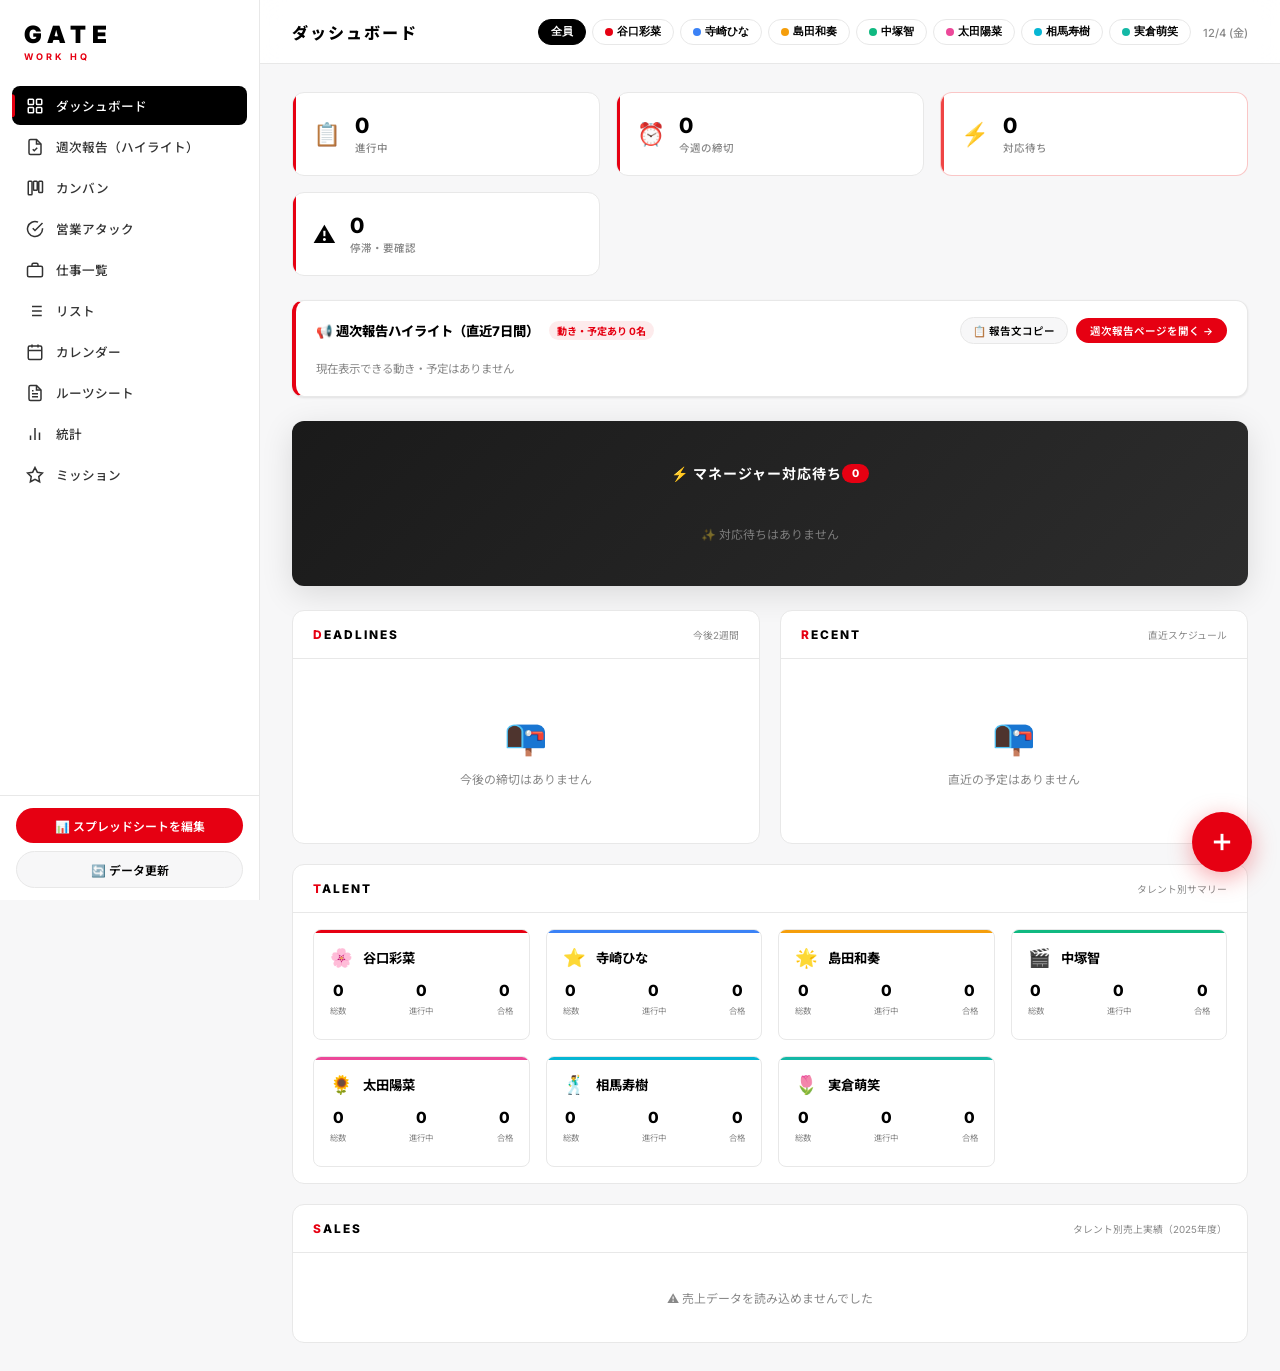
<file: index.html>
<!DOCTYPE html>
<html lang="ja">
<head>
    <meta charset="UTF-8">
    <meta name="viewport" content="width=device-width, initial-scale=1.0">
    <title>案件管理 | GATE inc.</title>
    <meta name="description" content="GATE株式会社 全タレント横断オーディション管理ダッシュボード">
    <link rel="preconnect" href="https://fonts.googleapis.com">
    <link rel="preconnect" href="https://fonts.gstatic.com" crossorigin>
    <link href="https://fonts.googleapis.com/css2?family=Inter:wght@300;400;500;600;700;800;900&family=Noto+Sans+JP:wght@300;400;500;600;700;800;900&display=swap" rel="stylesheet">
    <link rel="stylesheet" href="style.css?v=20261110_3">
    <link rel="stylesheet" href="mobile.css">
</head>
<body>
    <!-- Sidebar -->
    <aside class="sidebar" id="sidebar">
        <div class="sidebar-header">
            <div class="logo-wrap">
                <span class="logo-main">GATE</span>
                <span class="logo-sub">WORK HQ</span>
            </div>
        </div>

        <nav class="sidebar-nav">
            <a href="#" class="nav-item active" data-section="dashboard" id="nav-dashboard">
                <svg width="18" height="18" viewBox="0 0 24 24" fill="none" stroke="currentColor" stroke-width="2"><rect x="3" y="3" width="7" height="7" rx="1"/><rect x="14" y="3" width="7" height="7" rx="1"/><rect x="3" y="14" width="7" height="7" rx="1"/><rect x="14" y="14" width="7" height="7" rx="1"/></svg>
                <span>ダッシュボード</span>
            </a>
            <a href="#" class="nav-item" data-section="weekly_report" id="nav-weekly_report">
                <svg width="18" height="18" viewBox="0 0 24 24" fill="none" stroke="currentColor" stroke-width="2"><path d="M14 2H6a2 2 0 0 0-2 2v16a2 2 0 0 0 2 2h12a2 2 0 0 0 2-2V8z"/><polyline points="14 2 14 8 20 8"/><path d="M9 15l2 2 4-4"/></svg>
                <span>週次報告（ハイライト）</span>
            </a>
            <a href="#" class="nav-item" data-section="kanban" id="nav-kanban">
                <svg width="18" height="18" viewBox="0 0 24 24" fill="none" stroke="currentColor" stroke-width="2"><rect x="3" y="3" width="5" height="18" rx="1"/><rect x="10" y="3" width="5" height="12" rx="1"/><rect x="17" y="3" width="5" height="15" rx="1"/></svg>
                <span>カンバン</span>
            </a>
            <a href="#" class="nav-item" data-section="sales_attack" id="nav-sales-attack">
                <svg width="18" height="18" viewBox="0 0 24 24" fill="none" stroke="currentColor" stroke-width="2"><path d="M22 11.08V12a10 10 0 1 1-5.93-9.14"/><polyline points="22 4 12 14.01 9 11.01"/></svg>
                <span>営業アタック</span>
            </a>
            <a href="#" class="nav-item" data-section="works" id="nav-works">
                <svg width="18" height="18" viewBox="0 0 24 24" fill="none" stroke="currentColor" stroke-width="2"><path d="M20 7H4a2 2 0 0 0-2 2v10a2 2 0 0 0 2 2h16a2 2 0 0 0 2-2V9a2 2 0 0 0-2-2z"/><path d="M16 7V5a2 2 0 0 0-2-2h-4a2 2 0 0 0-2 2v2"/></svg>
                <span>仕事一覧</span>
            </a>
            <a href="#" class="nav-item" data-section="list" id="nav-list">
                <svg width="18" height="18" viewBox="0 0 24 24" fill="none" stroke="currentColor" stroke-width="2"><line x1="8" y1="6" x2="21" y2="6"/><line x1="8" y1="12" x2="21" y2="12"/><line x1="8" y1="18" x2="21" y2="18"/><line x1="3" y1="6" x2="3.01" y2="6"/><line x1="3" y1="12" x2="3.01" y2="12"/><line x1="3" y1="18" x2="3.01" y2="18"/></svg>
                <span>リスト</span>
            </a>
            <a href="#" class="nav-item" data-section="calendar" id="nav-calendar">
                <svg width="18" height="18" viewBox="0 0 24 24" fill="none" stroke="currentColor" stroke-width="2"><rect x="3" y="4" width="18" height="18" rx="2"/><line x1="16" y1="2" x2="16" y2="6"/><line x1="8" y1="2" x2="8" y2="6"/><line x1="3" y1="10" x2="21" y2="10"/></svg>
                <span>カレンダー</span>
            </a>
            <a href="#" class="nav-item" data-section="survey" id="nav-survey">
                <svg width="18" height="18" viewBox="0 0 24 24" fill="none" stroke="currentColor" stroke-width="2"><path d="M14 2H6a2 2 0 0 0-2 2v16a2 2 0 0 0 2 2h12a2 2 0 0 0 2-2V8z"/><polyline points="14 2 14 8 20 8"/><line x1="16" y1="13" x2="8" y2="13"/><line x1="16" y1="17" x2="8" y2="17"/><polyline points="10 9 9 9 8 9"/></svg>
                <span>ルーツシート</span>
            </a>
            <a href="#" class="nav-item" data-section="stats" id="nav-stats">
                <svg width="18" height="18" viewBox="0 0 24 24" fill="none" stroke="currentColor" stroke-width="2"><path d="M18 20V10"/><path d="M12 20V4"/><path d="M6 20v-6"/></svg>
                <span>統計</span>
            </a>
            <a href="#" class="nav-item" data-section="mission" id="nav-mission">
                <svg width="18" height="18" viewBox="0 0 24 24" fill="none" stroke="currentColor" stroke-width="2"><path d="M12 2l3.09 6.26L22 9.27l-5 4.87 1.18 6.88L12 17.77l-6.18 3.25L7 14.14 2 9.27l6.91-1.01L12 2z"/></svg>
                <span>ミッション</span>
            </a>
        </nav>

        <div class="sidebar-footer">
            <a href="https://docs.google.com/spreadsheets/d/1NBZce4Xqx7FgbXujQlaO15xd-nAZvUmAqBVGRBgIaGU/edit" target="_blank" class="btn btn-edit-sheet">
                📊 スプレッドシートを編集
            </a>
            <button class="btn btn-secondary btn-refresh" onclick="location.reload()">🔄 データ更新</button>
        </div>
    </aside>

    <!-- Mobile Overlay -->
    <div class="sidebar-overlay" id="sidebarOverlay"></div>

    <!-- Main Content -->
    <main class="main-content" id="mainContent">
        <!-- Top Bar -->
        <header class="top-bar">
            <div class="top-bar-left">
                <button class="mobile-menu-btn" id="mobileMenuBtn" aria-label="メニュー">
                    <svg width="24" height="24" viewBox="0 0 24 24" fill="none" stroke="currentColor" stroke-width="2"><path d="M3 12h18M3 6h18M3 18h18"/></svg>
                </button>
                <h1 class="page-title" id="pageTitle">ダッシュボード</h1>
            </div>
            <div class="top-bar-right">
                <div class="talent-filter" id="talentFilter">
                    <!-- Rendered by JS -->
                </div>
                <div class="current-date" id="currentDate"></div>
            </div>
        </header>

        <!-- Talent Assets & Press Kit Quick Bar -->
        <div class="talent-kit-bar hidden" id="talentKitBar">
            <!-- Rendered by JS -->
        </div>

        <!-- ===== DASHBOARD ===== -->
        <section class="content-section active" id="section-dashboard">
            <!-- Stats Row -->
            <div class="stats-grid" id="statsGrid">
                <!-- Rendered by JS -->
            </div>

            <!-- Weekly Report Quick Highlight Banner -->
            <div class="weekly-dash-banner" id="dashWeeklyHighlightBanner">
                <!-- Rendered by JS -->
            </div>

            <!-- Stagnant & Alert Panel (長期放置・書類結果待ち・締切超過) -->
            <div class="stagnant-alert-panel hidden" id="stagnantAlertPanel">
                <div class="stagnant-panel-header">
                    <div class="stagnant-header-left">
                        <span class="stagnant-pulse-icon">⚠️</span>
                        <h2>停滞・要確認アラート</h2>
                        <span class="stagnant-badge" id="stagnantCount">0</span>
                        <span class="stagnant-badge-sub" id="stagnantSummary"></span>
                    </div>
                    <div class="stagnant-header-right">
                        <div class="stagnant-filter-pills" id="stagnantFilterPills">
                            <button class="stagnant-pill active" data-stagnant-filter="all">すべて</button>
                            <button class="stagnant-pill" data-stagnant-filter="deadline">🚨 締切超過</button>
                            <button class="stagnant-pill" data-stagnant-filter="result">⏳ 結果待ち停滞</button>
                            <button class="stagnant-pill" data-stagnant-filter="info">💤 情報収集停滞</button>
                        </div>
                        <button class="btn-toggle-stagnant" id="btnToggleStagnant" title="表示切り替え">▼</button>
                    </div>
                </div>
                <div class="stagnant-list" id="stagnantList">
                    <!-- Rendered by JS -->
                </div>
            </div>

            <!-- Action Required Panel -->
            <div class="action-panel" id="actionPanel">
                <div class="action-panel-header">
                    <h2>⚡ マネージャー対応待ち</h2>
                    <span class="action-badge" id="actionCount">0</span>
                </div>
                <div class="action-list" id="actionList">
                    <!-- Rendered by JS -->
                </div>
            </div>

            <!-- Dashboard Grid -->
            <div class="dashboard-grid">
                <!-- Upcoming Deadlines -->
                <div class="card">
                    <div class="card-header">
                        <h3><span class="accent-letter">D</span>EADLINES</h3>
                        <span class="card-subtitle">今後2週間</span>
                    </div>
                    <div class="card-body" id="dashDeadlines"></div>
                </div>

                <!-- Recent Updates -->
                <div class="card">
                    <div class="card-header">
                        <h3><span class="accent-letter">R</span>ECENT</h3>
                        <span class="card-subtitle">直近スケジュール</span>
                    </div>
                    <div class="card-body" id="dashRecent"></div>
                </div>

                <!-- Talent Summary -->
                <div class="card card-wide">
                    <div class="card-header">
                        <h3><span class="accent-letter">T</span>ALENT</h3>
                        <span class="card-subtitle">タレント別サマリー</span>
                    </div>
                    <div class="card-body">
                        <div class="talent-summary-grid" id="talentSummary"></div>
                    </div>
                </div>

                <!-- Sales Performance -->
                <div class="card card-wide">
                    <div class="card-header">
                        <h3><span class="accent-letter">S</span>ALES</h3>
                        <span class="card-subtitle">タレント別売上実績（2025年度）</span>
                    </div>
                    <div class="card-body" id="salesCard">
                        <div class="sales-loading" id="salesLoading">📊 売上データ読み込み中...</div>
                        <div class="sales-grid" id="salesGrid" style="display:none"></div>
                    </div>
                </div>
            </div>
        </section>

        <!-- ===== KANBAN ===== -->
        <section class="content-section" id="section-kanban">
            <div class="section-toolbar" style="margin-bottom:16px;">
                <div class="search-box-list">
                    <svg width="16" height="16" viewBox="0 0 24 24" fill="none" stroke="currentColor" stroke-width="2"><circle cx="11" cy="11" r="8"/><line x1="21" y1="21" x2="16.65" y2="16.65"/></svg>
                    <input type="text" placeholder="カンバン内を検索..." id="kanbanSearch">
                </div>
                <div class="filter-group" id="kanbanGenreFilter">
                    <button class="filter-btn active" data-kgraph="all">すべて</button>
                    <button class="filter-btn" data-kgraph="ドラマ">🎬 ドラマ</button>
                    <button class="filter-btn" data-kgraph="映画">🍿 映画</button>
                    <button class="filter-btn" data-kgraph="CM">📺 CM・広告</button>
                    <button class="filter-btn" data-kgraph="Web">📱 Web・ショート</button>
                    <button class="filter-btn" data-kgraph="舞台">🎭 舞台</button>
                    <button class="filter-btn filter-btn-stagnant" id="btnKanbanStagnantOnly" onclick="toggleKanbanStagnantFilter()">⚠️ 停滞中のみ</button>
                </div>
                <button class="btn btn-primary" onclick="openAddModal()">＋ 新規案件登録</button>
            </div>
            <div class="kanban-board" id="kanbanBoard">
                <div class="kanban-column" data-status="情報収集">
                    <div class="kanban-header"><span class="kanban-dot dot-info"></span><h4>情報収集</h4><span class="kanban-count" id="count-info">0</span></div>
                    <div class="kanban-cards" id="cards-info"></div>
                </div>
                <div class="kanban-column" data-status="応募準備">
                    <div class="kanban-header"><span class="kanban-dot dot-prep"></span><h4>応募準備</h4><span class="kanban-count" id="count-prep">0</span></div>
                    <div class="kanban-cards" id="cards-prep"></div>
                </div>
                <div class="kanban-column" data-status="書類結果待ち">
                    <div class="kanban-header"><span class="kanban-dot dot-sent"></span><h4>書類結果待ち</h4><span class="kanban-count" id="count-sent">0</span></div>
                    <div class="kanban-cards" id="cards-sent"></div>
                </div>
                <div class="kanban-column" data-status="2次以降AD">
                    <div class="kanban-header"><span class="kanban-dot dot-done"></span><h4>2次以降AD</h4><span class="kanban-count" id="count-done">0</span></div>
                    <div class="kanban-cards" id="cards-done"></div>
                </div>
                <div class="kanban-column" data-status="結果待ち">
                    <div class="kanban-header"><span class="kanban-dot dot-wait"></span><h4>結果待ち</h4><span class="kanban-count" id="count-wait">0</span></div>
                    <div class="kanban-cards" id="cards-wait"></div>
                </div>
                <div class="kanban-column" data-status="受注">
                    <div class="kanban-header"><span class="kanban-dot dot-order"></span><h4>受注</h4><span class="kanban-count" id="count-order">0</span></div>
                    <div class="kanban-cards" id="cards-order"></div>
                </div>
                <div class="kanban-column" data-status="完了">
                    <div class="kanban-header"><span class="kanban-dot dot-complete"></span><h4>完了</h4><span class="kanban-count" id="count-complete">0</span></div>
                    <div class="kanban-cards" id="cards-complete"></div>
                </div>
            </div>
        </section>

        <!-- ===== LIST ===== -->
        <section class="content-section" id="section-list">
            <div class="section-toolbar">
                <div class="search-box-list">
                    <svg width="16" height="16" viewBox="0 0 24 24" fill="none" stroke="currentColor" stroke-width="2"><circle cx="11" cy="11" r="8"/><line x1="21" y1="21" x2="16.65" y2="16.65"/></svg>
                    <input type="text" placeholder="オーディション名で検索..." id="listSearch">
                </div>
                <div class="filter-group" id="statusFilter">
                    <button class="filter-btn active" data-filter="all">すべて</button>
                    <button class="filter-btn" data-filter="active">進行中</button>
                    <button class="filter-btn" data-filter="合格">合格</button>
                    <button class="filter-btn" data-filter="不合格">不合格</button>
                </div>
            </div>
            <div class="list-table-wrap">
                <table class="list-table" id="listTable">
                    <thead>
                        <tr>
                            <th class="sortable" data-sort="talent">タレント</th>
                            <th class="sortable" data-sort="name">オーディション名</th>
                            <th>ジャンル</th>
                            <th class="sortable" data-sort="deadline">締切</th>
                            <th>ステータス</th>
                            <th>対応者</th>
                            <th>結果</th>
                            <th>アクション</th>
                        </tr>
                    </thead>
                    <tbody id="listBody"></tbody>
                </table>
            </div>
        </section>

        <!-- ===== CALENDAR ===== -->
        <section class="content-section" id="section-calendar">
            <div class="section-toolbar">
                <button class="btn btn-secondary" id="calPrev">← 前月</button>
                <h3 class="cal-month-title" id="calMonthTitle"></h3>
                <button class="btn btn-secondary" id="calNext">次月 →</button>
            </div>
            <div class="cal-grid" id="calGrid">
                <!-- Rendered by JS -->
            </div>
            <div class="cal-legend" id="calLegend"></div>
        </section>

        <!-- ===== STATS ===== -->
        <section class="content-section" id="section-stats">
            <!-- 統計サブタブ -->
            <div class="stats-tabs">
                <button class="stats-tab-btn active" data-stab="charts">📊 統計サマリー</button>
                <button class="stats-tab-btn" data-stab="news">📰 タレントニュース</button>
            </div>

            <!-- タブ1: 統計グラフ -->
            <div class="stats-tab-content active" id="stab-content-charts">
                <div class="stats-detail-grid">
                    <div class="card">
                        <div class="card-header"><h3>📊 タレント別 応募数 / 合格率</h3></div>
                        <div class="card-body" id="statsTalent"></div>
                    </div>
                    <div class="card">
                        <div class="card-header"><h3>🎬 ジャンル別 分布</h3></div>
                        <div class="card-body" id="statsGenre"></div>
                    </div>
                    <div class="card card-wide">
                        <div class="card-header"><h3>📈 月次推移</h3></div>
                        <div class="card-body" id="statsMonthly"></div>
                    </div>
                </div>
            </div>

            <!-- タブ2: 最新ニュース -->
            <div class="stats-tab-content" id="stab-content-news" style="display:none">
                <div class="card card-wide">
                    <div class="card-header">
                        <h3>📰 タレント関連の最新ニュース</h3>
                        <span class="card-subtitle">GoogleニュースRSSより自動収集（直近の掲載記事）</span>
                    </div>
                    <div class="card-body">
                        <div class="news-list" id="statsNewsList">
                            <div class="news-loading">📰 ニュースを読み込み中...</div>
                        </div>
                    </div>
                </div>
            </div>
        </section>

        <!-- ===== WORKS ===== -->
        <section class="content-section" id="section-works">
            <div class="section-toolbar">
                <div class="search-box-list">
                    <svg width="16" height="16" viewBox="0 0 24 24" fill="none" stroke="currentColor" stroke-width="2"><circle cx="11" cy="11" r="8"/><line x1="21" y1="21" x2="16.65" y2="16.65"/></svg>
                    <input type="text" placeholder="案件名で検索..." id="worksSearch">
                </div>
                <div class="filter-group" id="worksTypeFilter">
                    <button class="filter-btn active" data-wfilter="all">すべて</button>
                    <button class="filter-btn" data-wfilter="オーディション">🎤 AD</button>
                    <button class="filter-btn" data-wfilter="オファー">📩 オファー</button>
                    <button class="filter-btn" data-wfilter="レギュラー">📺 レギュラー</button>
                    <button class="filter-btn" data-wfilter="イベント">🎪 イベント</button>
                    <button class="filter-btn" data-wfilter="撮影">📸 撮影</button>
                </div>
            </div>
            <div class="works-summary" id="worksSummary"></div>
            <div class="list-table-wrap">
                <table class="list-table" id="worksTable">
                    <thead>
                        <tr>
                            <th>種別</th>
                            <th>タレント</th>
                            <th>案件名</th>
                            <th>ジャンル</th>
                            <th>日程</th>
                            <th>ステータス</th>
                            <th>対応者</th>
                            <th>備考</th>
                        </tr>
                    </thead>
                    <tbody id="worksBody"></tbody>
                </table>
            </div>
        </section>

        <!-- ===== SALES ATTACK ===== -->
        <section class="content-section" id="section-sales_attack">
            <div class="section-toolbar">
                <div class="search-box-list">
                    <svg width="16" height="16" viewBox="0 0 24 24" fill="none" stroke="currentColor" stroke-width="2"><circle cx="11" cy="11" r="8"/><line x1="21" y1="21" x2="16.65" y2="16.65"/></svg>
                    <input type="text" placeholder="社名・担当者・提案タレントで検索..." id="salesSearch">
                </div>
                <div class="filter-group" id="salesTypeFilter">
                    <button class="filter-btn active" data-sfilter="all">すべて</button>
                    <button class="filter-btn" data-sfilter="制作会社">制作会社</button>
                    <button class="filter-btn" data-sfilter="代理店">代理店</button>
                    <button class="filter-btn" data-sfilter="キャスティング会社">キャスティング</button>
                    <button class="filter-btn" data-sfilter="クライアント直">クライアント直</button>
                </div>
                <button class="btn btn-primary" onclick="openSalesAddModal()">＋ アタック追加</button>
            </div>

            <div class="action-panel" id="salesActionPanel" style="margin-bottom:20px;">
                <div class="action-panel-header">
                    <h2>📅 次回営業ToDo</h2>
                    <span class="action-badge" id="salesActionCount">0</span>
                </div>
                <div class="sales-todo-grid" id="salesTodoList" style="padding: 16px;">
                    <!-- Rendered by JS -->
                </div>
            </div>

            <div class="card card-wide" style="margin-bottom:20px;">
                <div class="card-header">
                    <h3>📊 営業プロセス・カンバン</h3>
                    <span class="card-subtitle">アプローチ進捗状況</span>
                </div>
                <div class="card-body" style="padding:12px;">
                    <div class="kanban-board sales-kanban-board" id="salesKanbanBoard">
                        <div class="kanban-column" data-sstatus="未アプローチ">
                            <div class="kanban-header"><span class="kanban-dot" style="background:#6B7280"></span><h4>未アプローチ</h4><span class="kanban-count" id="scount-unapproached">0</span></div>
                            <div class="kanban-cards" id="scards-unapproached"></div>
                        </div>
                        <div class="kanban-column" data-sstatus="コンタクト中">
                            <div class="kanban-header"><span class="kanban-dot" style="background:#F59E0B"></span><h4>コンタクト中</h4><span class="kanban-count" id="scount-contact">0</span></div>
                            <div class="kanban-cards" id="scards-contact"></div>
                        </div>
                        <div class="kanban-column" data-sstatus="面談済">
                            <div class="kanban-header"><span class="kanban-dot" style="background:#3B82F6"></span><h4>面談済</h4><span class="kanban-count" id="scount-interviewed">0</span></div>
                            <div class="kanban-cards" id="scards-interviewed"></div>
                        </div>
                        <div class="kanban-column" data-sstatus="案件検討中">
                            <div class="kanban-header"><span class="kanban-dot" style="background:#8B5CF6"></span><h4>案件検討中</h4><span class="kanban-count" id="scount-reviewing">0</span></div>
                            <div class="kanban-cards" id="scards-reviewing"></div>
                        </div>
                        <div class="kanban-column" data-sstatus="WS講師依頼済">
                            <div class="kanban-header"><span class="kanban-dot" style="background:#EC4899"></span><h4>WS講師依頼済</h4><span class="kanban-count" id="scount-ws-requested">0</span></div>
                            <div class="kanban-cards" id="scards-ws-requested"></div>
                        </div>
                        <div class="kanban-column" data-sstatus="受注・決定">
                            <div class="kanban-header"><span class="kanban-dot" style="background:#10B981"></span><h4>受注・決定</h4><span class="kanban-count" id="scount-ordered">0</span></div>
                            <div class="kanban-cards" id="scards-ordered"></div>
                        </div>
                        <div class="kanban-column" data-sstatus="休眠">
                            <div class="kanban-header"><span class="kanban-dot" style="background:#EF4444"></span><h4>休眠</h4><span class="kanban-count" id="scount-dormant">0</span></div>
                            <div class="kanban-cards" id="scards-dormant"></div>
                        </div>
                    </div>
                </div>
            </div>

            <div class="card card-wide">
                <div class="card-header">
                    <h3>📋 営業アタック全件リスト</h3>
                    <span class="card-subtitle">アタックリスト一覧（全件）</span>
                </div>
                <div class="card-body">
                    <div class="list-table-wrap">
                        <table class="list-table" id="salesTable">
                            <thead>
                                <tr>
                                    <th>社名</th>
                                    <th>種別</th>
                                    <th>担当者</th>
                                    <th>連絡先</th>
                                    <th>最終アプローチ</th>
                                    <th>方法</th>
                                    <th>提案タレント</th>
                                    <th>確度</th>
                                    <th>ステータス</th>
                                    <th>次回ToDo</th>
                                    <th>備考</th>
                                    <th>アクション</th>
                                </tr>
                            </thead>
                            <tbody id="salesBody"></tbody>
                        </table>
                    </div>
                </div>
            </div>
        </section>

        <!-- ===== SURVEY ===== -->
        <section class="content-section" id="section-survey">
            <div class="section-toolbar">
                <div class="search-box-list">
                    <svg width="16" height="16" viewBox="0 0 24 24" fill="none" stroke="currentColor" stroke-width="2"><circle cx="11" cy="11" r="8"/><line x1="21" y1="21" x2="16.65" y2="16.65"/></svg>
                    <input type="text" placeholder="タレント名で検索..." id="surveySearch">
                </div>
            </div>
            
            <div class="survey-grid" id="surveyList">
                <div class="news-loading">📊 アンケート回答を読み込み中...</div>
            </div>
        </section>

        <!-- ===== MISSION ===== -->
        <section class="content-section" id="section-mission">
            <div class="mission-head">
                <div>
                    <span class="mission-eyebrow">GATE WORK HQ / Division 3</span>
                    <h2 class="mission-title">ミッション・週次アクション管理</h2>
                </div>
                <div class="mission-head-meta">
                    <div class="mission-weekbar">
                        <button id="missionPrev" aria-label="前の週">←</button>
                        <span class="mission-wk" id="missionWk">読み込み中...</span>
                        <button id="missionNext" aria-label="次の週">→</button>
                    </div>
                    <label class="mission-toggle" id="missionMeetingToggle">
                        <input type="checkbox" id="missionMeetingMode">
                        <span>定例会議モード</span>
                    </label>
                </div>
            </div>

            <div class="mission-alert" id="missionAlert"></div>
            <div class="mission-summary-grid" id="missionSummary"></div>
            <div class="mission-people-list" id="missionPeople"></div>

            <div class="mission-foot">
                <b>データの出どころ</b>：十河部長のミッションは 2026年8月26日付「個別ミッションシート」から起こしています。
                内田チーフ・佐藤現場Mの項目は、十河シート内の記述からの<b>仮置き</b>です。実物のシートが出たら差し替えてください。
            </div>
        </section>

        <!-- ===== WEEKLY REPORT (週次報告・ハイライト) ===== -->
        <section class="content-section" id="section-weekly_report">
            <div class="weekly-report-header-card">
                <div class="weekly-report-title-row">
                    <div>
                        <span class="weekly-eyebrow">WEEKLY HIGHLIGHT REPORT</span>
                        <h2 class="weekly-main-title">📢 週次報告・タレント別ハイライト</h2>
                        <p class="weekly-sub-desc" id="weeklyPeriodLabel">アップデートがあったタレントの動き（案件・営業）とGoogleカレンダーの予定を自動集約します。</p>
                    </div>
                    <div class="weekly-header-actions">
                        <button class="btn btn-primary" onclick="copyWeeklyReportText()">
                            📋 報告用テキストをコピー
                        </button>
                        <button class="btn btn-secondary" onclick="window.print()">
                            🖨️ 印刷 / PDF
                        </button>
                    </div>
                </div>

                <div class="weekly-controls-row">
                    <div class="filter-group" id="weeklyPeriodFilter">
                        <button class="filter-btn active" data-wperiod="7d" onclick="setWeeklyPeriod('7d')">直近7日間</button>
                        <button class="filter-btn" data-wperiod="this_week" onclick="setWeeklyPeriod('this_week')">今週（月〜日）</button>
                        <button class="filter-btn" data-wperiod="last_week" onclick="setWeeklyPeriod('last_week')">先週（月〜日）</button>
                        <button class="filter-btn" data-wperiod="14d" onclick="setWeeklyPeriod('14d')">直近14日間</button>
                        <button class="filter-btn" data-wperiod="30d" onclick="setWeeklyPeriod('30d')">直近30日間</button>
                    </div>
                    <div class="weekly-toggles-group">
                        <button class="filter-btn active" id="btnWeeklyActiveOnly" onclick="toggleWeeklyActiveOnly()">
                            🔥 動き・予定ありのみ表示
                        </button>
                        <button class="filter-btn active" id="btnWeeklyIncludeCal" onclick="toggleWeeklyIncludeCal()">
                            📅 Googleカレンダー予定を含める
                        </button>
                    </div>
                </div>

                <div class="weekly-kpi-strip" id="weeklyKpiStrip">
                    <!-- Rendered by JS -->
                </div>
            </div>

            <!-- 報告会用 ワンライン要約ボード (谷口 ～ / 中塚 ～) -->
            <div class="card weekly-digest-card" style="margin-bottom: 24px;">
                <div class="card-header weekly-digest-header">
                    <div>
                        <h3><span class="accent-letter">Q</span>UICK DIGEST</h3>
                        <span class="card-subtitle">毎週の報告会用・タレント別まとめ（「谷口　～」「中塚　～」形式）</span>
                    </div>
                    <div class="weekly-digest-actions">
                        <div class="filter-group">
                            <button class="filter-btn active" id="btnDigestFormatSimple" onclick="setWeeklyTextFormat('simple')">シンプル（谷口　～）</button>
                            <button class="filter-btn" id="btnDigestFormatDetail" onclick="setWeeklyTextFormat('detail')">箇条書き詳細</button>
                        </div>
                        <button class="btn btn-secondary btn-sm" onclick="toggleWeeklyRawText()">📝 テキスト編集/確認</button>
                        <button class="btn btn-primary btn-sm" onclick="copyWeeklyReportText()">📋 コピー</button>
                    </div>
                </div>
                <div class="card-body">
                    <div class="weekly-digest-list" id="weeklyDigestList">
                        <!-- Rendered by JS -->
                    </div>
                    <div class="weekly-raw-text-wrap hidden" id="weeklyRawTextWrap">
                        <textarea class="weekly-raw-textarea" id="weeklyReportTextarea" rows="8" readonly onclick="this.select()"></textarea>
                    </div>
                </div>
            </div>

            <!-- タレント別 詳細ハイライトカード -->
            <div class="weekly-cards-grid" id="weeklyTalentCardsGrid">
                <!-- Rendered by JS -->
            </div>
        </section>
    </main>

    <!-- FAB: 新規追加ボタン -->
    <button class="fab" id="fabAdd" onclick="openAddModal()" title="新規オーディション追加">
        <svg width="28" height="28" viewBox="0 0 24 24" fill="none" stroke="currentColor" stroke-width="2.5"><line x1="12" y1="5" x2="12" y2="19"/><line x1="5" y1="12" x2="19" y2="12"/></svg>
    </button>

    <!-- 新規追加モーダル -->
    <div class="modal-overlay" id="addModal">
        <div class="modal">
            <div class="modal-header">
                <h2 id="modalTitle">＋ 案件追加</h2>
                <button class="modal-close" onclick="closeAddModal()">✕</button>
            </div>
            <!-- スマート自動パース入力セクション -->
            <div class="smart-paste-section">
                <div class="smart-paste-header" onclick="toggleSmartPaste()">
                    <span class="smart-paste-title">🪄 メール・打診文の貼り付けで自動入力</span>
                    <button type="button" class="btn-toggle-smart" id="toggleSmartBtn">＋ 開く</button>
                </div>
                <div class="smart-paste-body hidden" id="smartPasteBody">
                    <textarea id="smartPasteInput" class="smart-paste-textarea" placeholder="メール本文や募集要項をここに貼り付けてください。タレント名・案件名・締切日・オーディション日・条件等を自動判定して下のフォームに自動反映します。"></textarea>
                    <div class="smart-paste-actions">
                        <button type="button" class="btn btn-secondary btn-sm" onclick="clearSmartPaste()">クリア</button>
                        <button type="button" class="btn btn-primary btn-sm" onclick="applySmartParse()">⚡ 自動解析してフォームに反映</button>
                    </div>
                </div>
            </div>
            <form id="addForm" onsubmit="return handleAddSubmit(event)">
                <div class="form-grid">
                    <div class="form-group">
                        <label for="f-type">案件種別 *</label>
                        <select id="f-type" required>
                            <option value="オーディション">🎤 オーディション</option>
                            <option value="オファー">📩 オファー（指名・直接依頼）</option>
                            <option value="レギュラー">📺 レギュラー</option>
                            <option value="イベント">🎪 イベント・舞台</option>
                            <option value="撮影">📸 撮影</option>
                            <option value="その他">📋 その他</option>
                            <option value="営業">💼 営業</option>
                        </select>
                    </div>
                    <div class="form-group">
                        <label for="f-talent">タレント名 *</label>
                        <select id="f-talent" required>
                            <option value="">選択...</option>
                            <option value="谷口彩菜">🌸 谷口彩菜</option>
                            <option value="島田和奏">🌟 島田和奏</option>
                            <option value="中塚智">🎬 中塚智</option>
                            <option value="太田陽菜">🌻 太田陽菜</option>
                            <option value="寺崎ひな">⭐ 寺崎ひな</option>
                            <option value="相馬寿樹">🕺 相馬寿樹</option>
                            <option value="実倉萌笑">🌷 実倉萌笑</option>
                            <option value="吉富千桜">🍒 吉富千桜</option>
                        </select>
                    </div>
                    <div class="form-group">
                        <label for="f-genre">ジャンル *</label>
                        <select id="f-genre" required>
                            <option value="">選択...</option>
                            <option value="映画">🎬 映画</option>
                            <option value="ドラマ">📺 ドラマ</option>
                            <option value="舞台">🎭 舞台</option>
                            <option value="CM">📢 CM</option>
                            <option value="MV">🎵 MV</option>
                            <option value="Web">🌐 Web</option>
                            <option value="広告">📸 広告</option>
                            <option value="ショートドラマ">📱 ショートドラマ</option>
                            <option value="バラエティ">🎪 バラエティ</option>
                        </select>
                    </div>
                    <div class="form-group form-wide">
                        <label for="f-name">案件名 *</label>
                        <input type="text" id="f-name" placeholder="例: 映画『〇〇』主演キャスト / NHKドラマ レギュラー" required>
                    </div>
                    <div class="form-group">
                        <label for="f-deadline">締切日</label>
                        <input type="date" id="f-deadline">
                    </div>
                    <div class="form-group">
                        <label>オーディション日</label>
                        <div class="auddate-list" id="auddateList">
                            <div class="auddate-row">
                                <input type="date" class="auddate-input">
                                <button type="button" class="auddate-remove" onclick="removeAudDate(this)" title="削除">✕</button>
                            </div>
                        </div>
                        <button type="button" class="btn-add-date" onclick="addAudDate()">＋ 日程を追加</button>
                    </div>
                    <div class="form-group">
                        <label for="f-result-date">結果発表日</label>
                        <input type="date" id="f-result-date">
                    </div>
                    <div class="form-group">
                        <label for="f-release-date">公開日（OA/配信）</label>
                        <input type="date" id="f-release-date">
                    </div>
                    <div class="form-group">
                        <label for="f-status">ステータス</label>
                        <select id="f-status">
                            <option value="情報収集">情報収集</option>
                            <option value="応募準備">応募準備</option>
                            <option value="書類結果待ち">書類結果待ち</option>
                            <option value="2次以降AD">2次以降AD</option>
                            <option value="結果待ち">結果待ち</option>
                            <option value="受注">受注</option>
                            <option value="完了">完了</option>
                        </select>
                    </div>
                    <div class="form-group">
                        <label for="f-owner">対応者</label>
                        <select id="f-owner">
                            <option value="マネージャー">マネージャー</option>
                            <option value="本人">本人</option>
                            <option value="営業">営業</option>
                        </select>
                    </div>
                    <div class="form-group form-wide">
                        <label for="f-action">次のアクション</label>
                        <input type="text" id="f-action" placeholder="例: プロフィール写真を更新">
                    </div>
                    <div class="form-group form-wide">
                        <label for="f-notes">備考</label>
                        <input type="text" id="f-notes" placeholder="例: ギャラ80万、監督指名あり">
                    </div>
                    <!-- ファイル添付 -->
                    <div class="form-group form-wide">
                        <label>📎 資料ファイル（AD・台本等）</label>
                        <div class="file-tab-bar">
                            <button type="button" class="file-tab active" id="tabUpload" onclick="switchFileTab('upload')">📁 アップロード</button>
                            <button type="button" class="file-tab" id="tabDrive" onclick="switchFileTab('drive')">📂 Driveから選ぶ</button>
                        </div>
                        <div id="panelUpload">
                            <div class="file-drop-zone" id="fileDropZone">
                                <input type="file" id="f-file" accept=".pdf,.doc,.docx,.jpg,.jpeg,.png,.xlsx,.xls" style="display:none">
                                <div class="file-drop-content" id="fileDropContent">
                                    <span class="file-drop-icon">📁</span>
                                    <p>ファイルをドラッグ＆ドロップ<br>またはクリックして選択</p>
                                    <span class="file-drop-hint">PDF, Word, Excel, 画像 対応</span>
                                </div>
                            </div>
                        </div>
                        <div id="panelDrive" style="display:none">
                            <div class="drive-file-list" id="driveFileList">
                                <div class="drive-loading">📂 「Driveから選ぶ」タブをクリックして読み込み</div>
                            </div>
                        </div>
                    </div>
                </div>
                <div class="form-group form-wide cal-sync-group">
                    <label class="checkbox-label" style="display:flex;align-items:center;gap:8px;font-size:.85rem;color:var(--text-secondary);cursor:pointer;padding:8px 12px;background:var(--bg-alt);border-radius:var(--radius);border:1px solid var(--border);">
                        <input type="checkbox" id="f-sync-cal" checked style="width:16px;height:16px;accent-color:var(--accent);">
                        <span>📅 タレントのGoogleカレンダーにも予定を自動登録する（締切・AD候補日）</span>
                    </label>
                </div>
                <div class="form-actions">
                    <button type="button" class="btn btn-secondary" onclick="closeAddModal()">キャンセル</button>
                    <button type="submit" class="btn btn-primary" id="submitBtn">
                        <span id="submitText">追加する</span>
                        <span id="submitSpinner" class="btn-spinner hidden"></span>
                    </button>
                </div>
            </form>
        </div>
    </div>

    <!-- Toast -->
    <div class="toast-container" id="toastContainer"></div>

    <!-- Loading -->
    <div class="loading-overlay" id="loadingOverlay">
        <div class="loading-spinner"></div>
        <p>データを読み込み中...</p>
    </div>

    <!-- 営業アタック新規追加モーダル -->
    <div class="modal-overlay" id="salesAddModal">
        <div class="modal">
            <div class="modal-header">
                <h2>＋ 営業アタック追加</h2>
                <button class="modal-close" onclick="closeSalesAddModal()">✕</button>
            </div>
            <form id="salesAddForm" onsubmit="return handleSalesAddSubmit(event)">
                <div class="form-grid">
                    <div class="form-group form-wide">
                        <label for="sf-companyName">社名 *</label>
                        <input type="text" id="sf-companyName" placeholder="例: 株式会社〇〇テレビ / 広告代理店△△" required>
                    </div>
                    <div class="form-group">
                        <label for="sf-companyType">アプローチ先種別 *</label>
                        <select id="sf-companyType" required>
                            <option value="制作会社">🎬 制作会社</option>
                            <option value="代理店">📢 代理店</option>
                            <option value="キャスティング会社">👥 キャスティング会社</option>
                            <option value="クライアント直">🏢 クライアント直</option>
                            <option value="レーベル">🎵 レーベル</option>
                        </select>
                    </div>
                    <div class="form-group">
                        <label for="sf-contactName">担当者名</label>
                        <input type="text" id="sf-contactName" placeholder="例: 山田太郎 プロデューサー">
                    </div>
                    <div class="form-group form-wide">
                        <label for="sf-contactInfo">連絡先（電話/メールなど）</label>
                        <input type="text" id="sf-contactInfo" placeholder="例: 090-XXXX-XXXX, test@example.com">
                    </div>
                    <div class="form-group">
                        <label for="sf-lastApproachDate">最終アプローチ日</label>
                        <input type="date" id="sf-lastApproachDate">
                    </div>
                    <div class="form-group">
                        <label for="sf-approachMethod">アプローチ方法</label>
                        <select id="sf-approachMethod">
                            <option value="">選択...</option>
                            <option value="メール">📧 メール</option>
                            <option value="対面">🤝 对面</option>
                            <option value="電話">📞 電話</option>
                            <option value="会食">🍶 会食</option>
                            <option value="イベント">🎪 イベント</option>
                            <option value="その他">📋 その他</option>
                        </select>
                    </div>
                    <div class="form-group">
                        <label for="sf-nextApproachDate">次回アクション予定日</label>
                        <input type="date" id="sf-nextApproachDate">
                    </div>
                    <div class="form-group">
                        <label for="sf-nextApproachAction">次回アクション内容</label>
                        <input type="text" id="sf-nextApproachAction" placeholder="例: 企画書をメール送付する">
                    </div>
                    <div class="form-group">
                        <label for="sf-status">アタックステータス</label>
                        <select id="sf-status">
                            <option value="未アプローチ">未アプローチ</option>
                            <option value="コンタクト中">コンタクト中</option>
                            <option value="面談済">面談済</option>
                            <option value="案件検討中">案件検討中</option>
                            <option value="WS講師依頼済">WS講師依頼済</option>
                            <option value="受注・決定">受注・決定</option>
                            <option value="休眠">休眠</option>
                        </select>
                    </div>
                    <div class="form-group">
                        <label for="sf-rating">確度/感触</label>
                        <select id="sf-rating">
                            <option value="">選択...</option>
                            <option value="S">🏆 S (受注決定/実績)</option>
                            <option value="A">⭐ A (感触大・受注目前)</option>
                            <option value="B">👍 B (感触あり・継続提案)</option>
                            <option value="C">💬 C (コンタクトあり・見込み薄)</option>
                            <option value="D">❌ D (反応なし)</option>
                        </select>
                    </div>
                    <div class="form-group form-wide">
                        <label for="sf-talentName">提案タレント（複数選択の場合はカンマ区切り）</label>
                        <input type="text" id="sf-talentName" placeholder="例: 谷口彩菜, 寺崎ひな">
                    </div>
                    <div class="form-group form-wide">
                        <label for="sf-notes">備考/メモ</label>
                        <textarea id="sf-notes" rows="3" placeholder="例: 新規のショートドラマ企画について提案中" style="padding:10px 14px; border:1.5px solid var(--border); border-radius:var(--radius); font-size:.9rem; font-family:var(--font); background:var(--bg); color:var(--text); width:100%; outline:none; transition:all var(--transition); resize:vertical;"></textarea>
                    </div>
                </div>
                <div class="form-actions">
                    <button type="button" class="btn btn-secondary" onclick="closeSalesAddModal()">キャンセル</button>
                    <button type="submit" class="btn btn-primary" id="salesSubmitBtn">
                        <span id="salesSubmitText">追加する</span>
                        <span id="salesSubmitSpinner" class="btn-spinner hidden"></span>
                    </button>
                </div>
            </form>
        </div>
    </div>

    <!-- 営業アタック編集モーダル -->
    <div class="modal-overlay" id="salesEditModal">
        <div class="modal">
            <div class="modal-header">
                <h2>✏️ 営業アタック情報の編集</h2>
                <button class="modal-close" onclick="closeSalesEditModal()">✕</button>
            </div>
            <form id="salesEditForm" onsubmit="return handleSalesEditSubmit(event)">
                <input type="hidden" id="se-id">
                <div class="form-grid">
                    <div class="form-group form-wide">
                        <label for="se-companyName">社名 *</label>
                        <input type="text" id="se-companyName" placeholder="例: 株式会社〇〇テレビ" required>
                    </div>
                    <div class="form-group">
                        <label for="se-companyType">アプローチ先種別 *</label>
                        <select id="se-companyType" required>
                            <option value="制作会社">🎬 制作会社</option>
                            <option value="代理店">📢 代理店</option>
                            <option value="キャスティング会社">👥 キャスティング会社</option>
                            <option value="クライアント直">🏢 クライアント直</option>
                            <option value="レーベル">🎵 レーベル</option>
                            <option value="テレビ局">📺 テレビ局</option>
                            <option value="メディア">📰 メディア</option>
                            <option value="出版社">📚 出版社</option>
                            <option value="その他">📋 その他</option>
                        </select>
                    </div>
                    <div class="form-group">
                        <label for="se-contactName">担当者名</label>
                        <input type="text" id="se-contactName" placeholder="例: 山田太郎 プロデューサー">
                    </div>
                    <div class="form-group form-wide">
                        <label for="se-contactInfo">連絡先（電話/メールなど）</label>
                        <input type="text" id="se-contactInfo" placeholder="例: 090-XXXX-XXXX, test@example.com">
                    </div>
                    <div class="form-group">
                        <label for="se-lastApproachDate">最終アプローチ日</label>
                        <input type="date" id="se-lastApproachDate">
                    </div>
                    <div class="form-group">
                        <label for="se-approachMethod">アプローチ方法</label>
                        <select id="se-approachMethod">
                            <option value="">選択...</option>
                            <option value="メール">📧 メール</option>
                            <option value="対面">🤝 対面</option>
                            <option value="電話">📞 電話</option>
                            <option value="会食">🍶 会食</option>
                            <option value="イベント">🎪 イベント</option>
                        </select>
                    </div>
                    <div class="form-group">
                        <label for="se-status">アタックステータス</label>
                        <select id="se-status">
                            <option value="未アプローチ">未アプローチ</option>
                            <option value="コンタクト中">コンタクト中</option>
                            <option value="面談済">面談済</option>
                            <option value="案件検討中">案件検討中</option>
                            <option value="WS講師依頼済">WS講師依頼済</option>
                            <option value="受注・決定">受注・決定</option>
                            <option value="休眠">休眠</option>
                        </select>
                    </div>
                    <div class="form-group">
                        <label for="se-rating">確度/感触</label>
                        <select id="se-rating">
                            <option value="A">🔥 A (超有力・案件直結)</option>
                            <option value="B">✨ B (好感触・継続)</option>
                            <option value="C" selected>📋 C (挨拶済・普通)</option>
                            <option value="D">💤 D (反応薄・長期)</option>
                        </select>
                    </div>
                    <div class="form-group form-wide">
                        <label for="se-talentName">提案タレント（複数選択はカンマ区切り）</label>
                        <input type="text" id="se-talentName" placeholder="例: 谷口彩菜, 島田和奏">
                    </div>
                    <div class="form-group">
                        <label for="se-nextApproachDate">次回アクション予定日</label>
                        <input type="date" id="se-nextApproachDate">
                    </div>
                    <div class="form-group">
                        <label for="se-nextApproachAction">次回アクション内容</label>
                        <input type="text" id="se-nextApproachAction" placeholder="例: 秋ドラマの打診フォロー">
                    </div>
                    <div class="form-group form-wide">
                        <label for="se-notes">備考/メモ</label>
                        <textarea id="se-notes" rows="3" placeholder="名刺画像URLや会話メモ" style="padding:10px 14px; border:1.5px solid var(--border); border-radius:var(--radius); font-size:.9rem; font-family:var(--font); background:var(--bg); color:var(--text); width:100%; outline:none; transition:all var(--transition); resize:vertical;"></textarea>
                    </div>
                </div>
                <div class="form-actions">
                    <button type="button" class="btn btn-secondary" onclick="closeSalesEditModal()">キャンセル</button>
                    <button type="submit" class="btn btn-primary" id="salesEditSubmitBtn">
                        <span id="salesEditSubmitText">更新する</span>
                        <span id="salesEditSubmitSpinner" class="btn-spinner hidden"></span>
                    </button>
                </div>
            </form>
        </div>
    </div>

    <!-- アンケート詳細モーダル -->
    <div class="modal-overlay" id="surveyDetailModal">
        <div class="modal modal-large" style="max-width: 900px; width: 90%;">
            <div class="modal-header" style="border-bottom: 2px solid var(--accent); padding-bottom: 12px; display: flex; justify-content: space-between; align-items: center;">
                <div style="display: flex; align-items: center; gap: 15px;">
                    <span style="font-family: 'Inter', sans-serif; font-size: 1.3rem; font-weight: 700; color: var(--accent); line-height: 1.1;">ACTOR'S ROOT</span>
                    <span style="font-size: 0.75rem; color: var(--text-muted); font-weight: 500;">回答詳細</span>
                </div>
                <div style="display: flex; align-items: center; gap: 15px;">
                    <button class="btn btn-secondary" onclick="printSurveyDetail()" style="padding: 6px 12px; font-size: 0.8rem; display: inline-flex; align-items: center; gap: 4px;">
                        <svg width="12" height="12" viewBox="0 0 24 24" fill="none" stroke="currentColor" stroke-width="2"><path d="M6 9V2h12v7M6 18H4a2 2 0 0 1-2-2v-5a2 2 0 0 1 2-2h16a2 2 0 0 1 2 2v5a2 2 0 0 1-2 2h-2"/><path d="M6 14h12v8H6z"/></svg>
                        <span>PDF・印刷</span>
                    </button>
                    <button class="modal-close" onclick="closeSurveyDetailModal()" style="position:static; background:none; border:none; font-size:1.2rem; cursor:pointer;">✕</button>
                </div>
            </div>
            <div class="modal-body print-survey-body" id="surveyDetailContent" style="max-height: 70vh; overflow-y: auto; padding: 20px 0;">
                <!-- JSで回答内容を美しく整形して流し込む -->
            </div>
        </div>
    </div>

    <!-- 同行用ブリーフィングモーダル -->
    <div class="modal-overlay" id="briefingModal">
        <div class="modal modal-large" style="max-width: 900px; width: 90%;">
            <div class="modal-header" style="border-bottom: 2px solid var(--accent); padding-bottom: 12px; display: flex; justify-content: space-between; align-items: center;">
                <div style="display: flex; align-items: center; gap: 15px;">
                    <span style="font-family: 'Inter', sans-serif; font-size: 1.3rem; font-weight: 700; color: var(--accent); line-height: 1.1;">SALES BRIEFING</span>
                    <span style="font-size: 0.75rem; color: var(--text-muted); font-weight: 500;">同行ブリーフィング資料</span>
                </div>
                <div style="display: flex; align-items: center; gap: 15px;">
                    <button class="btn btn-secondary" onclick="printBriefing()" style="padding: 6px 12px; font-size: 0.8rem; display: inline-flex; align-items: center; gap: 4px;">
                        <svg width="12" height="12" viewBox="0 0 24 24" fill="none" stroke="currentColor" stroke-width="2"><path d="M6 9V2h12v7M6 18H4a2 2 0 0 1-2-2v-5a2 2 0 0 1 2-2h16a2 2 0 0 1 2 2v5a2 2 0 0 1-2 2h-2"/><path d="M6 14h12v8H6z"/></svg>
                        <span>PDF・印刷</span>
                    </button>
                    <button class="modal-close" onclick="closeBriefingModal()" style="position:static; background:none; border:none; font-size:1.2rem; cursor:pointer;">✕</button>
                </div>
            </div>
            <div class="modal-body print-briefing-body" id="briefingContent" style="max-height: 70vh; overflow-y: auto; padding: 20px 0;">
                <!-- JSでアタック内容とタレントFAQをマージして流し込む -->
            </div>
        </div>
    </div>

    <script src="app.js?v=20261110_3"></script>
</body>
</html>
</file>
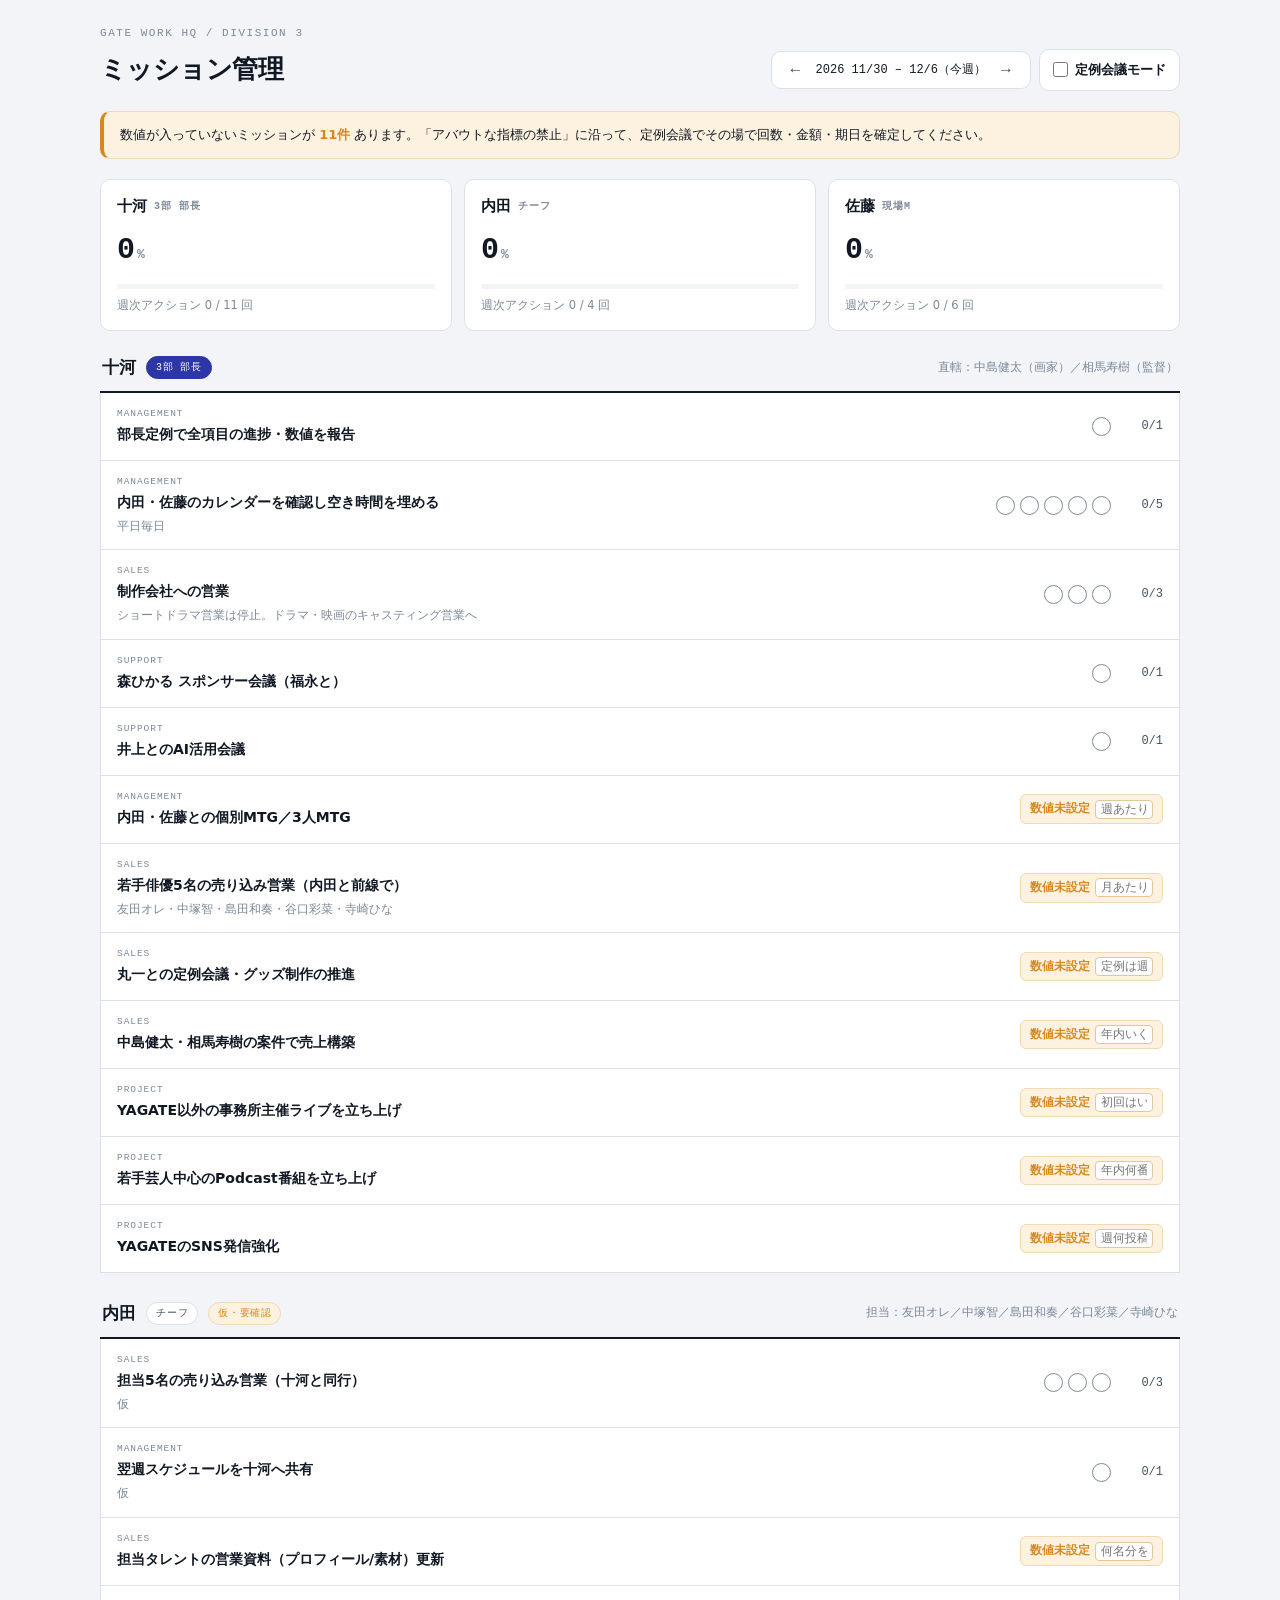
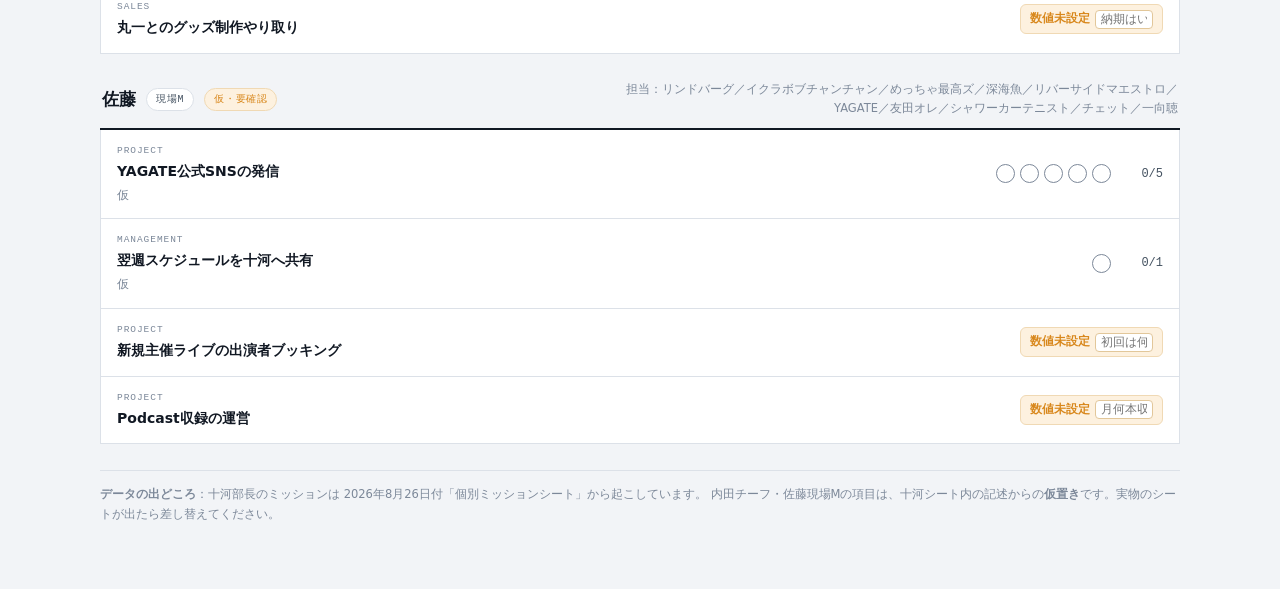
<file: mission_tab.html>
<!-- ============================================================
  GATE WORK HQ / ミッション管理タブ 試作
  gate-work-hq の index.html に <section id="view-mission"> として
  そのまま差し込める構成にしてあります。
  ・データは MISSION_DATA（下部 script）に直書き＝後で GAS 経由に差し替え
  ・localStorage 不使用（チェックはメモリ上のみ）
============================================================ -->
<!DOCTYPE html>
<html lang="ja">
<head>
<meta charset="UTF-8">
<meta name="viewport" content="width=device-width, initial-scale=1.0">
<title>ミッション管理 | GATE inc.</title>
<style>
:root{
  --ink:#111823;
  --ink-2:#42505F;
  --ink-3:#7C8899;
  --paper:#F2F4F7;
  --card:#FFFFFF;
  --line:#DCE1E8;
  --indigo:#2C36A6;
  --indigo-soft:#EAECF9;
  --amber:#D8871B;
  --amber-soft:#FDF1DF;
  --green:#177A55;
  --green-soft:#E4F2EC;
  --red:#B23B33;
  --radius:10px;
  --mono:ui-monospace,SFMono-Regular,"SF Mono",Menlo,monospace;
  --sans:"Hiragino Kaku Gothic ProN","Yu Gothic Medium","Yu Gothic",Meiryo,system-ui,sans-serif;
}
*{box-sizing:border-box}
body{
  margin:0;padding:24px 16px 64px;
  background:var(--paper);color:var(--ink);
  font-family:var(--sans);
  font-size:14px;line-height:1.7;
  -webkit-font-smoothing:antialiased;
}
.wrap{max-width:1080px;margin:0 auto}

/* ---------- ヘッダー ---------- */
.head{display:flex;flex-wrap:wrap;align-items:flex-end;gap:16px;margin-bottom:20px}
.head h1{
  margin:0;font-size:26px;font-weight:800;letter-spacing:-.02em;
}
.eyebrow{
  font-family:var(--mono);font-size:11px;letter-spacing:.14em;
  color:var(--ink-3);text-transform:uppercase;display:block;margin-bottom:4px;
}
.head-meta{margin-left:auto;display:flex;align-items:center;gap:8px}

/* ---------- 週セレクタ ---------- */
.weekbar{
  display:flex;align-items:center;gap:6px;
  background:var(--card);border:1px solid var(--line);border-radius:var(--radius);
  padding:6px 10px;
}
.weekbar button{
  border:none;background:none;cursor:pointer;color:var(--ink-2);
  font-size:16px;line-height:1;padding:4px 6px;border-radius:6px;
}
.weekbar button:hover{background:var(--paper)}
.weekbar .wk{font-family:var(--mono);font-size:12px;min-width:132px;text-align:center;color:var(--ink)}

.toggle{
  display:inline-flex;align-items:center;gap:7px;cursor:pointer;
  background:var(--card);border:1px solid var(--line);border-radius:var(--radius);
  padding:9px 13px;font-size:13px;font-weight:700;user-select:none;
}
.toggle input{accent-color:var(--indigo);width:15px;height:15px;margin:0}
.toggle.on{border-color:var(--indigo);background:var(--indigo-soft);color:var(--indigo)}

/* ---------- サマリー ---------- */
.summary{display:grid;grid-template-columns:repeat(3,1fr);gap:12px;margin-bottom:22px}
.sum{
  background:var(--card);border:1px solid var(--line);border-radius:var(--radius);
  padding:14px 16px;
}
.sum .nm{font-weight:800;font-size:15px;display:flex;align-items:center;gap:7px}
.sum .rl{font-family:var(--mono);font-size:10px;letter-spacing:.1em;color:var(--ink-3)}
.sum .big{font-size:30px;font-weight:800;font-family:var(--mono);letter-spacing:-.03em;margin-top:6px}
.sum .big small{font-size:13px;color:var(--ink-3);font-weight:600;margin-left:3px}
.bar{height:5px;background:var(--paper);border-radius:3px;overflow:hidden;margin-top:8px}
.bar i{display:block;height:100%;background:var(--indigo);transition:width .3s}
.sum .sub{font-size:11.5px;color:var(--ink-3);margin-top:7px}

/* ---------- 人ブロック ---------- */
.person{margin-bottom:26px}
.person-head{
  display:flex;align-items:center;gap:10px;
  padding:0 2px 9px;border-bottom:2px solid var(--ink);margin-bottom:0;
}
.person-head .nm{font-size:17px;font-weight:800}
.chip{
  font-family:var(--mono);font-size:10px;letter-spacing:.08em;
  border:1px solid var(--line);border-radius:99px;padding:2px 9px;color:var(--ink-2);background:var(--card);
}
.chip.mgr{background:var(--indigo);color:#fff;border-color:var(--indigo)}
.person-head .talents{margin-left:auto;font-size:11.5px;color:var(--ink-3);text-align:right;max-width:52%}
.provisional{
  font-family:var(--mono);font-size:10px;letter-spacing:.06em;
  background:var(--amber-soft);color:var(--amber);border:1px solid #F0D9B4;
  border-radius:99px;padding:2px 9px;
}

/* ---------- ミッション行 ---------- */
.mission{
  background:var(--card);border:1px solid var(--line);border-top:none;
  padding:13px 16px;display:grid;
  grid-template-columns:1fr auto;gap:6px 18px;align-items:center;
}
.mission:first-of-type{border-top:1px solid var(--line)}
.mission.hide{display:none}
.m-main{min-width:0}
.m-cat{
  font-family:var(--mono);font-size:9.5px;letter-spacing:.1em;color:var(--ink-3);
  display:block;margin-bottom:1px;
}
.m-title{font-weight:700;font-size:14px}
.m-note{font-size:11.5px;color:var(--ink-3);margin-top:2px}
.m-right{display:flex;align-items:center;gap:14px;justify-self:end}

/* コミットドット（シグネチャ） */
.dots{display:flex;gap:5px}
.dots button{
  width:19px;height:19px;border-radius:50%;cursor:pointer;padding:0;
  border:1.5px solid var(--ink-3);background:transparent;transition:.15s;
}
.dots button:hover{border-color:var(--indigo)}
.dots button.on{background:var(--indigo);border-color:var(--indigo)}
.dots button:focus-visible{outline:2px solid var(--indigo);outline-offset:2px}
.count{font-family:var(--mono);font-size:12px;color:var(--ink-2);min-width:38px;text-align:right}
.count.done{color:var(--green);font-weight:700}

/* 数値未設定 */
.unset{
  display:inline-flex;align-items:center;gap:5px;
  background:var(--amber-soft);border:1px solid #F0D9B4;color:var(--amber);
  border-radius:6px;padding:4px 9px;font-size:11.5px;font-weight:700;white-space:nowrap;
}
.unset input{
  width:58px;border:1px solid #E2C79A;border-radius:4px;padding:2px 5px;
  font-family:var(--mono);font-size:11.5px;background:#fff;color:var(--ink);
}
.deadline{font-family:var(--mono);font-size:11.5px;color:var(--ink-2);white-space:nowrap}

/* ---------- 未設定アラート ---------- */
.alert{
  background:var(--amber-soft);border:1px solid #F0D9B4;border-left:4px solid var(--amber);
  border-radius:var(--radius);padding:12px 16px;margin-bottom:20px;font-size:13px;
}
.alert b{color:var(--amber)}
.foot{
  margin-top:26px;padding-top:14px;border-top:1px solid var(--line);
  font-size:11.5px;color:var(--ink-3);
}
@media(max-width:760px){
  .summary{grid-template-columns:1fr}
  .mission{grid-template-columns:1fr}
  .m-right{justify-self:start;flex-wrap:wrap;gap:10px}
  .person-head{flex-wrap:wrap}
  .person-head .talents{max-width:100%;text-align:left;margin-left:0;width:100%}
  .head-meta{margin-left:0;width:100%}
}
@media(prefers-reduced-motion:reduce){*{transition:none!important}}
</style>
</head>
<body>
<div class="wrap">

  <div class="head">
    <div>
      <span class="eyebrow">GATE WORK HQ / Division 3</span>
      <h1>ミッション管理</h1>
    </div>
    <div class="head-meta">
      <div class="weekbar">
        <button id="prev" aria-label="前の週">←</button>
        <span class="wk" id="wk"></span>
        <button id="next" aria-label="次の週">→</button>
      </div>
      <label class="toggle" id="meetingToggle">
        <input type="checkbox" id="meetingMode">
        定例会議モード
      </label>
    </div>
  </div>

  <div class="alert" id="alert"></div>
  <div class="summary" id="summary"></div>
  <div id="people"></div>

  <div class="foot">
    <b>データの出どころ</b>：十河部長のミッションは 2026年8月26日付「個別ミッションシート」から起こしています。
    内田チーフ・佐藤現場Mの項目は、十河シート内の記述からの<b>仮置き</b>です。実物のシートが出たら差し替えてください。
  </div>
</div>

<script>
/* ============================================================
   MISSION_DATA — ここを GAS の doGet(?mode=mission) の戻り値に差し替える
   type: "weekly"  → 週あたりの必要回数を target に。ドットで消し込み
         "target"  → 数値目標（件数/金額）。unit と deadline を持つ
         "unset"   → 社長シートに数値が無い項目。会議でその場で数値を入れる
============================================================ */
const MISSION_DATA = [
  {
    name:"十河", role:"3部 部長", provisional:false,
    talents:"直轄：中島健太（画家）／相馬寿樹（監督）",
    missions:[
      {cat:"MANAGEMENT", title:"部長定例で全項目の進捗・数値を報告", type:"weekly", target:1},
      {cat:"MANAGEMENT", title:"内田・佐藤のカレンダーを確認し空き時間を埋める", type:"weekly", target:5, note:"平日毎日"},
      {cat:"SALES", title:"制作会社への営業", type:"weekly", target:3, note:"ショートドラマ営業は停止。ドラマ・映画のキャスティング営業へ"},
      {cat:"SUPPORT", title:"森ひかる スポンサー会議（福永と）", type:"weekly", target:1},
      {cat:"SUPPORT", title:"井上とのAI活用会議", type:"weekly", target:1},
      {cat:"MANAGEMENT", title:"内田・佐藤との個別MTG／3人MTG", type:"unset", ask:"週あたり何回？"},
      {cat:"SALES", title:"若手俳優5名の売り込み営業（内田と前線で）", type:"unset", ask:"月あたり何社？", note:"友田オレ・中塚智・島田和奏・谷口彩菜・寺崎ひな"},
      {cat:"SALES", title:"丸一との定例会議・グッズ制作の推進", type:"unset", ask:"定例は週何回？"},
      {cat:"SALES", title:"中島健太・相馬寿樹の案件で売上構築", type:"unset", ask:"年内いくら？"},
      {cat:"PROJECT", title:"YAGATE以外の事務所主催ライブを立ち上げ", type:"unset", ask:"初回はいつ？"},
      {cat:"PROJECT", title:"若手芸人中心のPodcast番組を立ち上げ", type:"unset", ask:"年内何番組？"},
      {cat:"PROJECT", title:"YAGATEのSNS発信強化", type:"unset", ask:"週何投稿？"}
    ]
  },
  {
    name:"内田", role:"チーフ", provisional:true,
    talents:"担当：友田オレ／中塚智／島田和奏／谷口彩菜／寺崎ひな",
    missions:[
      {cat:"SALES", title:"担当5名の売り込み営業（十河と同行）", type:"weekly", target:3, note:"仮"},
      {cat:"MANAGEMENT", title:"翌週スケジュールを十河へ共有", type:"weekly", target:1, note:"仮"},
      {cat:"SALES", title:"担当タレントの営業資料（プロフィール/素材）更新", type:"unset", ask:"何名分をいつまでに？"},
      {cat:"SALES", title:"丸一とのグッズ制作やり取り", type:"unset", ask:"納期はいつ？"}
    ]
  },
  {
    name:"佐藤", role:"現場M", provisional:true,
    talents:"担当：リンドバーグ／イクラボブチャンチャン／めっちゃ最高ズ／深海魚／リバーサイドマエストロ／YAGATE／友田オレ／シャワーカーテニスト／チェット／一向聴",
    missions:[
      {cat:"PROJECT", title:"YAGATE公式SNSの発信", type:"weekly", target:5, note:"仮"},
      {cat:"MANAGEMENT", title:"翌週スケジュールを十河へ共有", type:"weekly", target:1, note:"仮"},
      {cat:"PROJECT", title:"新規主催ライブの出演者ブッキング", type:"unset", ask:"初回は何組？"},
      {cat:"PROJECT", title:"Podcast収録の運営", type:"unset", ask:"月何本収録？"}
    ]
  }
];

/* ---------- 状態（メモリのみ） ---------- */
let weekOffset = 0;
const checks = {};              // "0-2-w0" → 済み回数
const key = (p,m,w)=>`${p}-${m}-${w}`;

function weekLabel(off){
  const d = new Date();
  d.setDate(d.getDate() - ((d.getDay()+6)%7) + off*7);   // 月曜
  const e = new Date(d); e.setDate(d.getDate()+6);
  const f = x => `${x.getMonth()+1}/${x.getDate()}`;
  return `${d.getFullYear()} ${f(d)} – ${f(e)}` + (off===0 ? "（今週）" : "");
}

function render(){
  document.getElementById("wk").textContent = weekLabel(weekOffset);
  const meeting = document.getElementById("meetingMode").checked;
  document.getElementById("meetingToggle").classList.toggle("on", meeting);

  let unsetTotal = 0;
  const sum = [], body = [];

  MISSION_DATA.forEach((p,pi)=>{
    let need=0, got=0;
    p.missions.forEach((m,mi)=>{
      if(m.type==="weekly"){ need+=m.target; got+=(checks[key(pi,mi,weekOffset)]||0); }
      if(m.type==="unset") unsetTotal++;
    });
    const pct = need ? Math.round(got/need*100) : 0;
    sum.push(`
      <div class="sum">
        <div class="nm">${p.name}<span class="rl">${p.role}</span></div>
        <div class="big">${pct}<small>%</small></div>
        <div class="bar"><i style="width:${pct}%"></i></div>
        <div class="sub">週次アクション ${got} / ${need} 回</div>
      </div>`);

    const rows = p.missions.map((m,mi)=>{
      const hidden = meeting && m.type==="weekly" && (checks[key(pi,mi,weekOffset)]||0) >= m.target;
      let right="";
      if(m.type==="weekly"){
        const done = checks[key(pi,mi,weekOffset)]||0;
        const dots = Array.from({length:m.target},(_,i)=>
          `<button class="${i<done?'on':''}" data-p="${pi}" data-m="${mi}" data-i="${i}"
             aria-label="${m.title} ${i+1}回目"></button>`).join("");
        right = `<div class="dots">${dots}</div>
                 <span class="count ${done>=m.target?'done':''}">${done}/${m.target}</span>`;
      } else {
        right = `<span class="unset">数値未設定
                   <input type="text" placeholder="${m.ask}" aria-label="${m.title} の目標値">
                 </span>`;
      }
      return `
      <div class="mission ${hidden?'hide':''}">
        <div class="m-main">
          <span class="m-cat">${m.cat}</span>
          <div class="m-title">${m.title}</div>
          ${m.note?`<div class="m-note">${m.note}</div>`:""}
        </div>
        <div class="m-right">${right}</div>
      </div>`;
    }).join("");

    body.push(`
      <div class="person">
        <div class="person-head">
          <span class="nm">${p.name}</span>
          <span class="chip ${pi===0?'mgr':''}">${p.role}</span>
          ${p.provisional?'<span class="provisional">仮・要確認</span>':''}
          <span class="talents">${p.talents}</span>
        </div>
        ${rows}
      </div>`);
  });

  document.getElementById("summary").innerHTML = sum.join("");
  document.getElementById("people").innerHTML = body.join("");
  document.getElementById("alert").innerHTML = unsetTotal
    ? `数値が入っていないミッションが <b>${unsetTotal}件</b> あります。「アバウトな指標の禁止」に沿って、定例会議でその場で回数・金額・期日を確定してください。`
    : `全ミッションに数値が入っています。`;
}

document.getElementById("people").addEventListener("click", e=>{
  const b = e.target.closest(".dots button"); if(!b) return;
  const p=+b.dataset.p, m=+b.dataset.m, i=+b.dataset.i, k=key(p,m,weekOffset);
  checks[k] = (checks[k]||0) === i+1 ? i : i+1;   // 同じ点を押すと1つ戻る
  render();
});
document.getElementById("prev").onclick = ()=>{weekOffset--;render()};
document.getElementById("next").onclick = ()=>{weekOffset++;render()};
document.getElementById("meetingMode").onchange = render;
render();
</script>
</body>
</html>
</file>
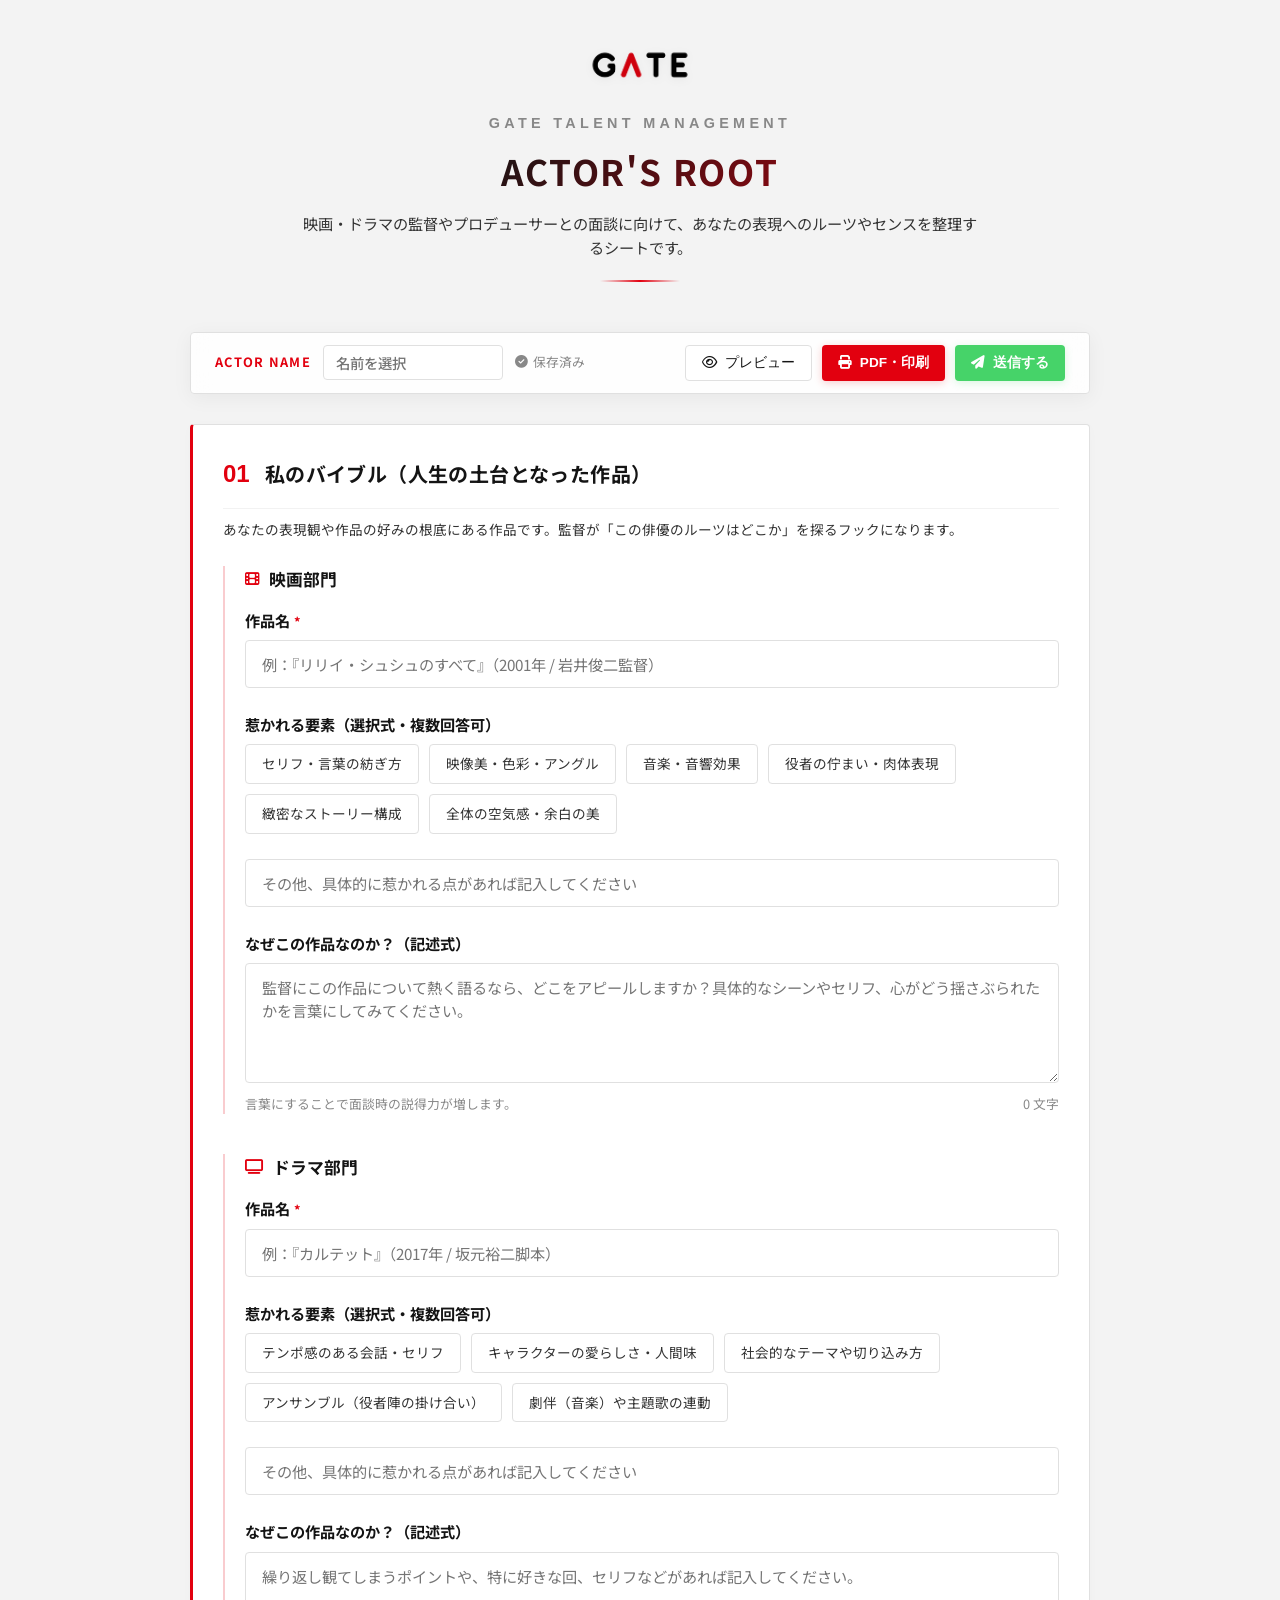
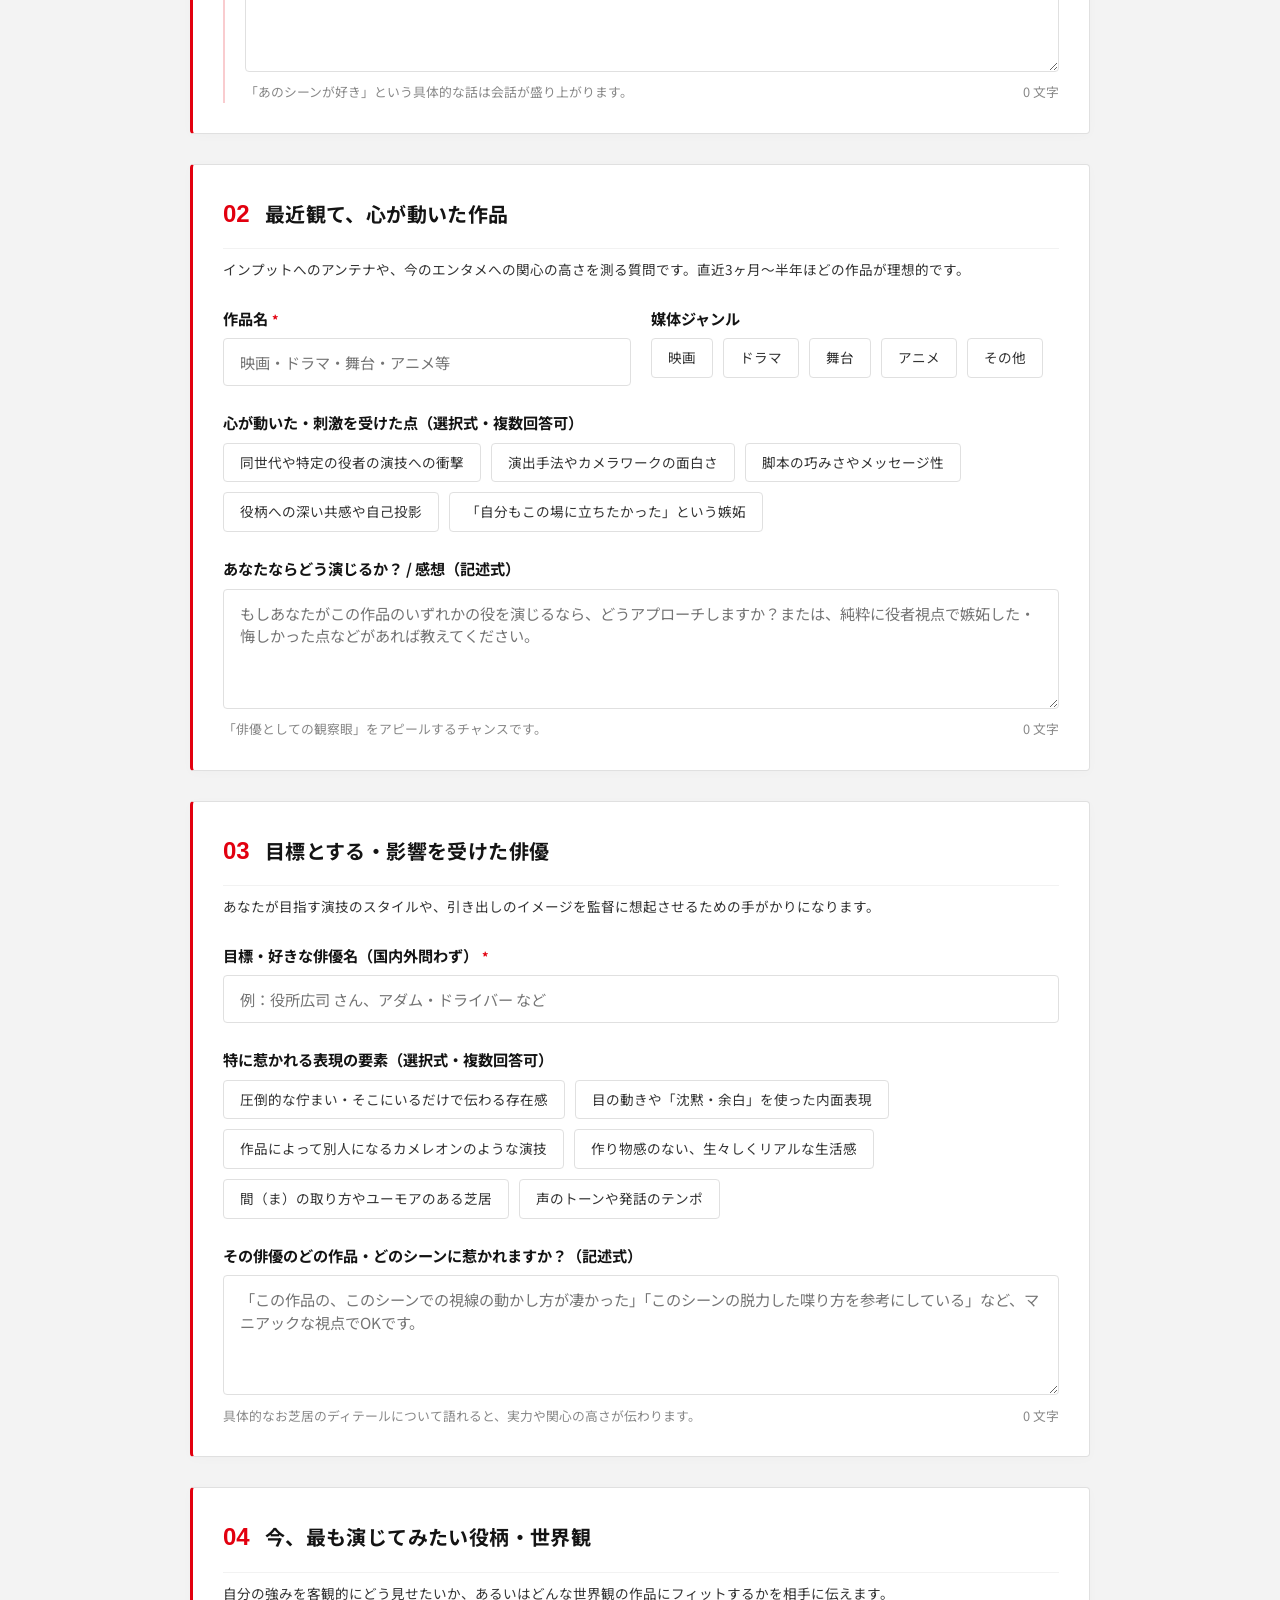
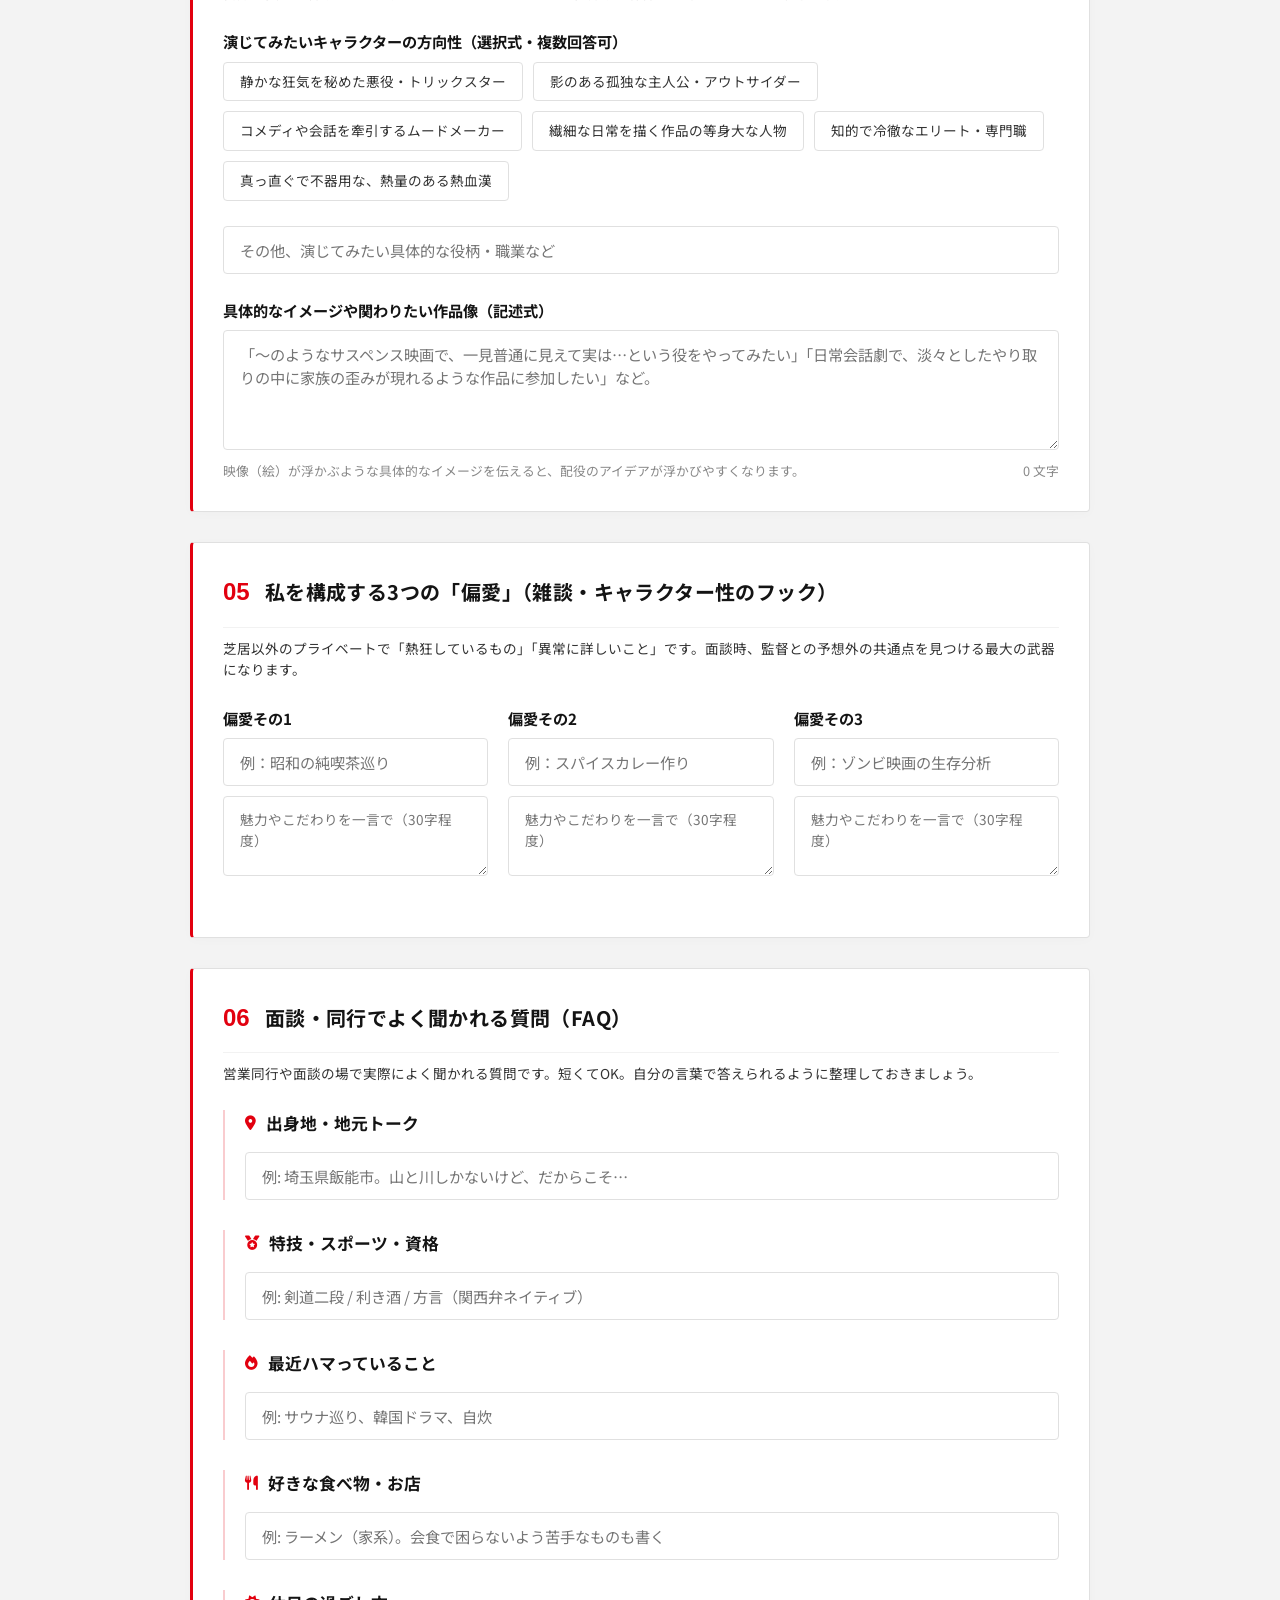
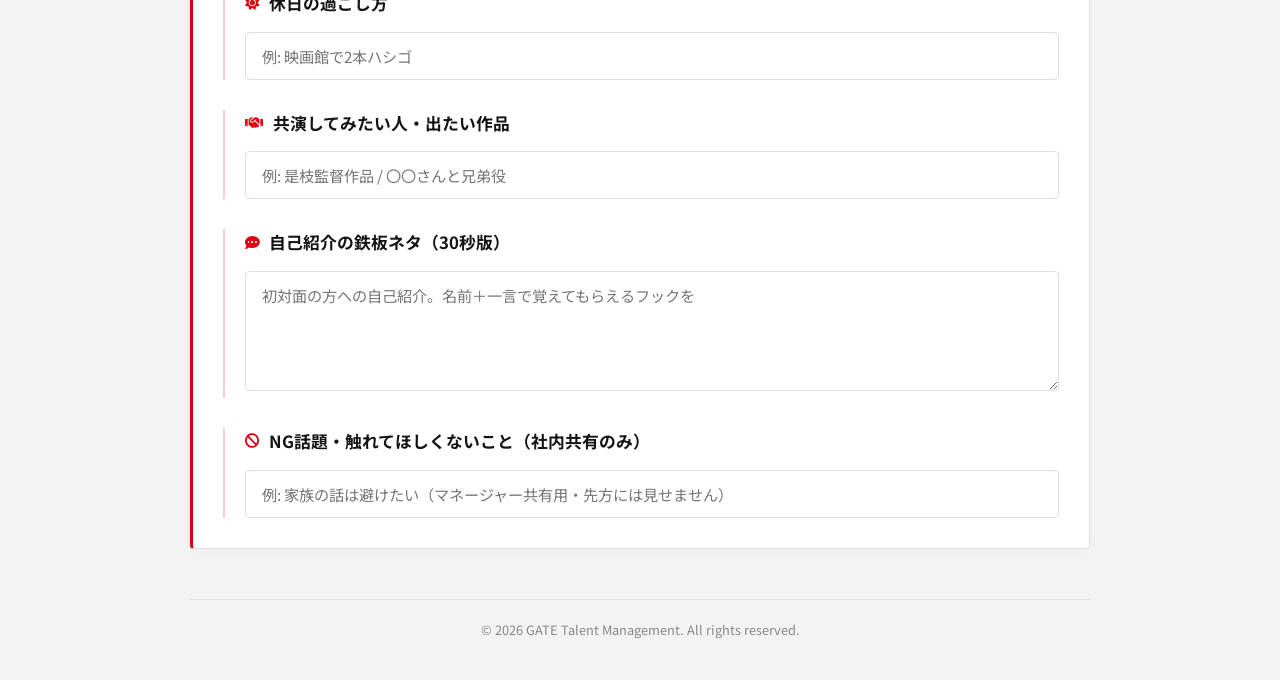
<file: talent_survey.html>
<!DOCTYPE html>
<html lang="ja">
<head>
    <meta charset="UTF-8">
    <meta name="viewport" content="width=device-width, initial-scale=1.0">
    <title>ACTOR'S ROOT - 俳優ルーツ・ヒアリングシート</title>
    <!-- Google Fonts -->
    <link rel="preconnect" href="https://fonts.googleapis.com">
    <link rel="preconnect" href="https://fonts.gstatic.com" crossorigin>
    <link href="https://fonts.googleapis.com/css2?family=Cinzel:wght@500;700&family=Noto+Sans+JP:wght@300;400;500;700&display=swap" rel="stylesheet">
    <!-- FontAwesome for icons -->
    <link rel="stylesheet" href="https://cdnjs.cloudflare.com/ajax/libs/font-awesome/6.4.0/css/all.min.css">
    
    <style>
        :root {
            --bg-color: #f3f3f3;
            --bg-gradient: none;
            --card-bg: #ffffff;
            --card-border: #e0e0e0;
            --card-border-focus: rgba(226, 0, 15, 0.4);
            --text-primary: #141414;
            --text-secondary: #333333;
            --text-muted: #888888;
            --accent: #e2000f; /* GATE Red */
            --accent-hover: #ff1a1a;
            --accent-rgb: 226, 0, 15;
            --success: #46d369; /* GATE Green */
            --danger: #e2000f;
            --font-display: 'Inter', 'Helvetica Neue', sans-serif;
            --font-sans: 'Noto Sans JP', sans-serif;
            --transition: all 0.3s cubic-bezier(0.4, 0, 0.2, 1);
        }

        /* Base styles */
        * {
            box-sizing: border-box;
            margin: 0;
            padding: 0;
        }

        html {
            -webkit-overflow-scrolling: touch;
        }

        body {
            font-family: var(--font-sans);
            background-color: var(--bg-color);
            background-image: var(--bg-gradient);
            color: var(--text-primary);
            line-height: 1.6;
            padding: 40px 20px;
            overflow-x: hidden;
        }

        .container {
            max-width: 900px;
            margin: 0 auto;
        }

        /* Header section */
        header {
            text-align: center;
            margin-bottom: 50px;
            position: relative;
        }

        header::after {
            content: '';
            display: block;
            width: 80px;
            height: 2px;
            background: linear-gradient(90deg, transparent, var(--accent), transparent);
            margin: 20px auto 0;
        }

        .logo-subtitle {
            font-family: var(--font-display);
            font-size: 0.9rem;
            letter-spacing: 0.3em;
            color: var(--text-muted);
            text-transform: uppercase;
            margin-bottom: 8px;
            font-weight: 700;
        }

        h1 {
            font-size: 2.2rem;
            font-weight: 700;
            letter-spacing: 0.05em;
            background: linear-gradient(135deg, #141414 30%, #e2000f 100%);
            -webkit-background-clip: text;
            -webkit-text-fill-color: transparent;
            margin-bottom: 12px;
        }

        .description {
            color: var(--text-secondary);
            font-size: 0.95rem;
            max-width: 680px;
            margin: 0 auto;
            font-weight: 400;
        }

        /* Floating Navigation/Actions */
        .action-bar {
            display: flex;
            justify-content: space-between;
            align-items: center;
            background: rgba(255, 255, 255, 0.85);
            backdrop-filter: blur(12px);
            border: 1px solid var(--card-border);
            padding: 12px 24px;
            border-radius: 4px;
            margin-bottom: 30px;
            position: sticky;
            top: 20px;
            z-index: 100;
            box-shadow: 0 4px 20px rgba(0, 0, 0, 0.05);
        }

        .talent-info-row {
            display: flex;
            align-items: center;
            gap: 12px;
        }

        .talent-label {
            font-size: 0.8rem;
            color: var(--accent);
            text-transform: uppercase;
            letter-spacing: 0.1em;
            font-weight: 700;
        }

        .talent-input-wrapper {
            position: relative;
        }

        .talent-name-input {
            background: #ffffff;
            border: 1px solid var(--card-border);
            border-radius: 4px;
            padding: 6px 12px;
            color: var(--text-primary);
            font-family: var(--font-sans);
            font-size: 0.9rem;
            font-weight: 500;
            width: 180px;
            transition: var(--transition);
        }

        .talent-name-input:focus {
            outline: none;
            border-color: var(--accent);
            background: #ffffff;
            box-shadow: 0 0 10px rgba(226, 0, 15, 0.15);
        }

        .btn-group {
            display: flex;
            gap: 10px;
        }

        .btn {
            background: #ffffff;
            border: 1px solid var(--card-border);
            color: var(--text-primary);
            padding: 8px 16px;
            border-radius: 4px;
            font-size: 0.85rem;
            font-weight: 500;
            cursor: pointer;
            display: inline-flex;
            align-items: center;
            gap: 8px;
            transition: var(--transition);
        }

        .btn:hover {
            background: #f7f7f5;
            border-color: var(--text-muted);
        }

        .btn-primary {
            background: var(--accent);
            border: none;
            color: #ffffff;
            font-weight: 700;
            box-shadow: 0 2px 8px rgba(226, 0, 15, 0.2);
        }

        .btn-primary:hover {
            background: var(--accent-hover);
            transform: translateY(-1px);
            box-shadow: 0 4px 12px rgba(226, 0, 15, 0.3);
        }

        /* Form Card Styling */
        .form-section {
            background: var(--card-bg);
            border: 1px solid var(--card-border);
            border-left: 3px solid var(--accent);
            border-radius: 4px;
            padding: 30px;
            margin-bottom: 30px;
            position: relative;
            box-shadow: 0 2px 12px rgba(0, 0, 0, 0.02);
            transition: var(--transition);
        }

        .form-section:hover {
            border-color: var(--card-border);
            border-left-color: var(--accent);
            box-shadow: 0 4px 20px rgba(0, 0, 0, 0.06);
        }

        .section-header {
            display: flex;
            align-items: center;
            gap: 15px;
            margin-bottom: 25px;
            border-bottom: 1px solid rgba(0, 0, 0, 0.05);
            padding-bottom: 15px;
        }

        .section-num {
            font-family: var(--font-display);
            font-size: 1.5rem;
            color: var(--accent);
            font-weight: 900;
        }

        .section-title {
            font-size: 1.25rem;
            font-weight: 700;
            letter-spacing: 0.02em;
            color: var(--text-primary);
        }

        .section-desc {
            font-size: 0.85rem;
            color: var(--text-secondary);
            margin-top: -15px;
            margin-bottom: 25px;
            font-weight: 400;
        }

        /* Form Controls */
        .form-group {
            margin-bottom: 24px;
        }

        .form-group:last-child {
            margin-bottom: 0;
        }

        label.field-label {
            display: block;
            font-size: 0.95rem;
            font-weight: 700;
            margin-bottom: 8px;
            color: var(--text-primary);
        }

        label.field-label span.req {
            color: var(--accent);
            font-size: 0.8rem;
            margin-left: 4px;
        }

        .text-input {
            width: 100%;
            background: #ffffff;
            border: 1px solid var(--card-border);
            border-radius: 4px;
            padding: 12px 16px;
            color: var(--text-primary);
            font-family: var(--font-sans);
            font-size: 0.95rem;
            transition: var(--transition);
        }

        .text-input:focus {
            outline: none;
            border-color: var(--accent);
            background: #ffffff;
            box-shadow: 0 0 12px rgba(226, 0, 15, 0.15);
        }

        /* Tag / Chip Checkboxes */
        .choice-container {
            display: flex;
            flex-wrap: wrap;
            gap: 10px;
            margin-bottom: 15px;
        }

        .choice-chip {
            position: relative;
            cursor: pointer;
        }

        .choice-chip input[type="checkbox"],
        .choice-chip input[type="radio"] {
            position: absolute;
            opacity: 0;
            width: 0;
            height: 0;
        }

        .chip-label {
            display: inline-block;
            padding: 8px 16px;
            background: #ffffff;
            border: 1px solid var(--card-border);
            border-radius: 4px;
            font-size: 0.85rem;
            color: var(--text-secondary);
            transition: var(--transition);
            user-select: none;
        }

        .choice-chip:hover .chip-label {
            background: #f7f7f5;
            border-color: var(--text-muted);
            color: var(--text-primary);
        }

        .choice-chip input:checked + .chip-label {
            background: rgba(226, 0, 15, 0.08);
            border-color: var(--accent);
            color: var(--accent);
            font-weight: 700;
            box-shadow: 0 2px 8px rgba(226, 0, 15, 0.08);
        }

        /* Textarea and Character Counter */
        .textarea-wrapper {
            position: relative;
        }

        .textarea-input {
            width: 100%;
            height: 120px;
            background: #ffffff;
            border: 1px solid var(--card-border);
            border-radius: 4px;
            padding: 12px 16px;
            color: var(--text-primary);
            font-family: var(--font-sans);
            font-size: 0.95rem;
            resize: vertical;
            transition: var(--transition);
            line-height: 1.5;
        }

        .textarea-input:focus {
            outline: none;
            border-color: var(--accent);
            background: #ffffff;
            box-shadow: 0 0 12px rgba(226, 0, 15, 0.15);
        }

        .textarea-guide {
            font-size: 0.8rem;
            color: var(--text-muted);
            margin-top: 4px;
            display: flex;
            justify-content: space-between;
        }

        /* Sub-sections within cards */
        .sub-section {
            border-left: 2px solid rgba(226, 0, 15, 0.2);
            padding-left: 20px;
            margin-bottom: 30px;
        }

        .sub-section:last-child {
            margin-bottom: 0;
        }

        .sub-section-title {
            font-size: 1.05rem;
            font-weight: 700;
            margin-bottom: 15px;
            display: flex;
            align-items: center;
            gap: 10px;
            color: var(--text-primary);
        }

        .sub-section-title i {
            color: var(--accent);
            font-size: 0.9rem;
        }

        /* Row Layout */
        .form-row {
            display: grid;
            grid-template-columns: 1fr;
            gap: 20px;
        }

        @media (min-width: 768px) {
            .form-row.grid-2 {
                grid-template-columns: 1fr 1fr;
            }
            .form-row.grid-3 {
                grid-template-columns: 1fr 1fr 1fr;
            }
        }

        /* Toast Notification */
        .toast {
            position: fixed;
            bottom: 30px;
            right: 30px;
            background: #ffffff;
            border: 1px solid var(--accent);
            color: var(--text-primary);
            padding: 12px 24px;
            border-radius: 4px;
            display: flex;
            align-items: center;
            gap: 10px;
            box-shadow: 0 4px 20px rgba(0, 0, 0, 0.1);
            z-index: 1000;
            transform: translateY(100px);
            opacity: 0;
            transition: var(--transition);
        }

        .toast.show {
            transform: translateY(0);
            opacity: 1;
        }

        .toast i {
            color: var(--accent);
        }

        /* Footer */
        footer {
            text-align: center;
            margin-top: 50px;
            padding-top: 20px;
            border-top: 1px solid var(--card-border);
            color: var(--text-muted);
            font-size: 0.8rem;
        }

        /* Preview Overlay and Mode */
        body.preview-mode {
            background-image: none;
            background-color: #f3f3f3;
        }

        body.preview-mode .form-section {
            background: #ffffff;
            border-color: var(--card-border);
            border-left-color: var(--accent);
            pointer-events: none; /* Disable editing */
        }

        body.preview-mode .text-input,
        body.preview-mode .textarea-input {
            background: transparent;
            border-color: transparent;
            padding-left: 0;
            padding-right: 0;
            resize: none;
        }

        body.preview-mode .choice-chip input:not(:checked) + .chip-label {
            display: none; /* Hide unselected choices */
        }

        body.preview-mode .choice-chip input:checked + .chip-label {
            background: rgba(226, 0, 15, 0.05);
            border-color: transparent;
            padding-left: 0;
            padding-right: 0;
        }

        body.preview-mode .textarea-guide {
            display: none;
        }

        body.preview-mode .talent-name-input {
            background: transparent;
            border-color: transparent;
            padding-left: 0;
            font-size: 1.1rem;
            font-weight: 700;
            color: var(--accent);
        }

        /* Auto-save status indicator */
        .save-indicator {
            font-size: 0.8rem;
            color: var(--text-muted);
            display: flex;
            align-items: center;
            gap: 5px;
        }
        .save-indicator.saved {
            color: var(--success);
        }

        /* Print styling optimized for A4 */
        @media print {
            body {
                background: #ffffff !important;
                color: #141414 !important;
                padding: 0 !important;
                margin: 0 !important;
            }

            .container {
                max-width: 100% !important;
                padding: 0 10px !important;
            }

            .action-bar,
            .top-action-bar,
            header::after,
            footer,
            .textarea-guide,
            .save-indicator,
            .toast {
                display: none !important;
            }

            h1 {
                background: none !important;
                -webkit-text-fill-color: #141414 !important;
                color: #141414 !important;
                font-size: 1.6rem !important;
                margin-top: 10px !important;
                margin-bottom: 5px !important;
            }

            .logo-subtitle {
                color: var(--text-muted) !important;
                margin-bottom: 10px !important;
            }

            .description {
                color: var(--text-secondary) !important;
                font-size: 0.8rem !important;
                margin-bottom: 15px !important;
            }

            /* Display Talent Name clearly at top */
            .print-header {
                display: block !important;
                border-bottom: 2px solid var(--accent);
                padding-bottom: 8px;
                margin-bottom: 15px;
            }

            .form-section {
                background: #ffffff !important;
                border: 1px solid var(--card-border) !important;
                border-left: 3px solid var(--accent) !important;
                border-radius: 0 !important;
                padding: 10px 14px !important;
                margin-bottom: 10px !important;
                page-break-inside: avoid;
                box-shadow: none !important;
            }

            .form-group, .sub-section, .form-row {
                page-break-inside: avoid !important;
                margin-bottom: 8px !important;
            }

            .section-num {
                color: var(--accent) !important;
            }

            .section-title {
                color: var(--text-primary) !important;
            }

            .sub-section {
                border-left-color: var(--accent) !important;
            }

            .text-input,
            .textarea-input {
                border: none !important;
                background: none !important;
                color: var(--text-primary) !important;
                padding: 5px 0 !important;
                font-size: 0.95rem !important;
                height: auto !important;
            }

            /* Format selected chips */
            .choice-chip input:not(:checked) + .chip-label {
                display: none !important;
            }

            .choice-chip input:checked + .chip-label {
                background: rgba(226, 0, 15, 0.05) !important;
                border: 1px solid var(--accent) !important;
                color: var(--accent) !important;
                padding: 4px 10px !important;
                font-size: 0.8rem !important;
                border-radius: 4px !important;
                display: inline-block !important;
            }

            .field-label {
                color: var(--text-primary) !important;
                font-weight: 700 !important;
                font-size: 0.9rem !important;
            }

            .req {
                display: none !important;
            }
        }

        /* Non-print header display */
        .print-header {
            display: none;
        }
    </style>
</head>
<body>

    <div class="container">
        
        <header>
            <div class="logo-container" style="text-align: center; margin-bottom: 15px;">
                <img src="[data-uri]" alt="Gate LLC" style="height: 50px; width: auto; object-fit: contain; filter: drop-shadow(0 2px 4px rgba(0,0,0,0.05));">
            </div>
            <div class="logo-subtitle">Gate Talent Management</div>
            <h1>ACTOR'S ROOT</h1>
            <p class="description">
                映画・ドラマの監督やプロデューサーとの面談に向けて、あなたの表現へのルーツやセンスを整理するシートです。
            </p>
        </header>

        <!-- Sticky Actions & Name Input -->
        <div class="action-bar">
            <div class="talent-info-row">
                <span class="talent-label">Actor Name</span>
                <div class="talent-input-wrapper">
                    <input type="text" id="talentName" class="talent-name-input" list="talentNameList" placeholder="名前を選択" autocomplete="off" value="">
                    <datalist id="talentNameList"></datalist>
                </div>
                <div class="save-indicator" id="saveIndicator">
                    <i class="fa-solid fa-circle-check"></i> <span>保存済み</span>
                </div>
            </div>
            
            <div class="btn-group">
                <button type="button" class="btn" id="btnReload" style="display:none" onclick="reloadFromServer()">
                    <i class="fa-solid fa-rotate"></i> <span>送信済みを読み込む</span>
                </button>
                <button type="button" class="btn" id="btnPreview" onclick="togglePreview()">
                     <i class="fa-regular fa-eye"></i> <span>プレビュー</span>
                </button>
                <button type="button" class="btn btn-primary" onclick="printSheet()">
                    <i class="fa-solid fa-print"></i> <span>PDF・印刷</span>
                </button>
                <button type="button" class="btn" id="btnSubmit" onclick="submitData()" style="background: var(--success); color: white; border: none; font-weight: 700; box-shadow: 0 2px 8px rgba(70, 211, 105, 0.2);">
                    <i class="fa-solid fa-paper-plane"></i> <span>送信する</span>
                </button>
            </div>
        </div>

        <!-- Custom Print Header -->
        <div class="print-header">
            <div style="display: flex; justify-content: space-between; align-items: flex-end; border-bottom: 2px solid var(--accent); padding-bottom: 12px; margin-bottom: 25px;">
                <div style="display: flex; align-items: center; gap: 15px;">
                    <img src="[data-uri]" alt="Gate LLC" style="height: 35px; width: auto; object-fit: contain;">
                    <div>
                        <h2 style="font-family: var(--font-display); font-size: 1.3rem; font-weight: 700; color: var(--accent); line-height: 1.1;">ACTOR'S ROOT</h2>
                        <span style="font-size: 0.75rem; color: var(--text-muted); font-weight: 500;">俳優ルーツ・ヒアリングシート</span>
                    </div>
                </div>
                <div style="text-align: right;">
                    <span style="font-size: 0.75rem; color: var(--text-muted); font-weight: 700; text-transform: uppercase; letter-spacing: 0.05em;">Actor Name</span>
                    <h3 id="printTalentName" style="font-size: 1.2rem; margin-top: 2px; color: var(--text-primary); font-weight: 700;">(未入力)</h3>
                </div>
            </div>
        </div>

        <form id="rootForm">

            <!-- SECTION 1: MY BIBLE -->
            <section class="form-section">
                <div class="section-header">
                    <div class="section-num">01</div>
                    <h2 class="section-title">私のバイブル（人生の土台となった作品）</h2>
                </div>
                <p class="section-desc">あなたの表現観や作品の好みの根底にある作品です。監督が「この俳優のルーツはどこか」を探るフックになります。</p>

                <!-- Movie Sub-section -->
                <div class="sub-section">
                    <h3 class="sub-section-title"><i class="fa-solid fa-film"></i> 映画部門</h3>
                    
                    <div class="form-group">
                        <label class="field-label" for="bibleMovie">作品名<span class="req">*</span></label>
                        <input type="text" id="bibleMovie" class="text-input" placeholder="例：『リリイ・シュシュのすべて』（2001年 / 岩井俊二監督）">
                    </div>

                    <div class="form-group">
                        <label class="field-label">惹かれる要素（選択式・複数回答可）</label>
                        <div class="choice-container">
                            <label class="choice-chip">
                                <input type="checkbox" name="bibleMovieAspects" value="words">
                                <span class="chip-label">セリフ・言葉の紡ぎ方</span>
                            </label>
                            <label class="choice-chip">
                                <input type="checkbox" name="bibleMovieAspects" value="visual">
                                <span class="chip-label">映像美・色彩・アングル</span>
                            </label>
                            <label class="choice-chip">
                                <input type="checkbox" name="bibleMovieAspects" value="sound">
                                <span class="chip-label">音楽・音響効果</span>
                            </label>
                            <label class="choice-chip">
                                <input type="checkbox" name="bibleMovieAspects" value="acting">
                                <span class="chip-label">役者の佇まい・肉体表現</span>
                            </label>
                            <label class="choice-chip">
                                <input type="checkbox" name="bibleMovieAspects" value="story">
                                <span class="chip-label">緻密なストーリー構成</span>
                            </label>
                            <label class="choice-chip">
                                <input type="checkbox" name="bibleMovieAspects" value="atmosphere">
                                <span class="chip-label">全体の空気感・余白の美</span>
                            </label>
                        </div>
                        <input type="text" id="bibleMovieAspectsOther" class="text-input" style="margin-top: 10px;" placeholder="その他、具体的に惹かれる点があれば記入してください">
                    </div>

                    <div class="form-group">
                        <label class="field-label" for="bibleMovieComment">なぜこの作品なのか？（記述式）</label>
                        <div class="textarea-wrapper">
                            <textarea id="bibleMovieComment" class="textarea-input" placeholder="監督にこの作品について熱く語るなら、どこをアピールしますか？具体的なシーンやセリフ、心がどう揺さぶられたかを言葉にしてみてください。"></textarea>
                            <div class="textarea-guide">
                                <span>言葉にすることで面談時の説得力が増します。</span>
                                <span class="char-count">0 文字</span>
                            </div>
                        </div>
                    </div>
                </div>

                <!-- Drama Sub-section -->
                <div class="sub-section" style="margin-top: 40px;">
                    <h3 class="sub-section-title"><i class="fa-solid fa-tv"></i> ドラマ部門</h3>
                    
                    <div class="form-group">
                        <label class="field-label" for="bibleDrama">作品名<span class="req">*</span></label>
                        <input type="text" id="bibleDrama" class="text-input" placeholder="例：『カルテット』（2017年 / 坂元裕二脚本）">
                    </div>

                    <div class="form-group">
                        <label class="field-label">惹かれる要素（選択式・複数回答可）</label>
                        <div class="choice-container">
                            <label class="choice-chip">
                                <input type="checkbox" name="bibleDramaAspects" value="words">
                                <span class="chip-label">テンポ感のある会話・セリフ</span>
                            </label>
                            <label class="choice-chip">
                                <input type="checkbox" name="bibleDramaAspects" value="characters">
                                <span class="chip-label">キャラクターの愛らしさ・人間味</span>
                            </label>
                            <label class="choice-chip">
                                <input type="checkbox" name="bibleDramaAspects" value="social">
                                <span class="chip-label">社会的なテーマや切り込み方</span>
                            </label>
                            <label class="choice-chip">
                                <input type="checkbox" name="bibleDramaAspects" value="ensemble">
                                <span class="chip-label">アンサンブル（役者陣の掛け合い）</span>
                            </label>
                            <label class="choice-chip">
                                <input type="checkbox" name="bibleDramaAspects" value="music">
                                <span class="chip-label">劇伴（音楽）や主題歌の連動</span>
                            </label>
                        </div>
                        <input type="text" id="bibleDramaAspectsOther" class="text-input" style="margin-top: 10px;" placeholder="その他、具体的に惹かれる点があれば記入してください">
                    </div>

                    <div class="form-group">
                        <label class="field-label" for="bibleDramaComment">なぜこの作品なのか？（記述式）</label>
                        <div class="textarea-wrapper">
                            <textarea id="bibleDramaComment" class="textarea-input" placeholder="繰り返し観てしまうポイントや、特に好きな回、セリフなどがあれば記入してください。"></textarea>
                            <div class="textarea-guide">
                                <span>「あのシーンが好き」という具体的な話は会話が盛り上がります。</span>
                                <span class="char-count">0 文字</span>
                            </div>
                        </div>
                    </div>
                </div>
            </section>


            <!-- SECTION 2: RECENT MOVED WORK -->
            <section class="form-section">
                <div class="section-header">
                    <div class="section-num">02</div>
                    <h2 class="section-title">最近観て、心が動いた作品</h2>
                </div>
                <p class="section-desc">インプットへのアンテナや、今のエンタメへの関心の高さを測る質問です。直近3ヶ月〜半年ほどの作品が理想的です。</p>

                <div class="form-row grid-2">
                    <div class="form-group">
                        <label class="field-label" for="recentTitle">作品名<span class="req">*</span></label>
                        <input type="text" id="recentTitle" class="text-input" placeholder="映画・ドラマ・舞台・アニメ等">
                    </div>
                    <div class="form-group">
                        <label class="field-label" for="recentMedia">媒体ジャンル</label>
                        <div class="choice-container">
                            <label class="choice-chip">
                                <input type="radio" name="recentMedia" value="movie">
                                <span class="chip-label">映画</span>
                            </label>
                            <label class="choice-chip">
                                <input type="radio" name="recentMedia" value="drama">
                                <span class="chip-label">ドラマ</span>
                            </label>
                            <label class="choice-chip">
                                <input type="radio" name="recentMedia" value="stage">
                                <span class="chip-label">舞台</span>
                            </label>
                            <label class="choice-chip">
                                <input type="radio" name="recentMedia" value="anime">
                                <span class="chip-label">アニメ</span>
                            </label>
                            <label class="choice-chip">
                                <input type="radio" name="recentMedia" value="other">
                                <span class="chip-label">その他</span>
                            </label>
                        </div>
                    </div>
                </div>

                <div class="form-group">
                    <label class="field-label">心が動いた・刺激を受けた点（選択式・複数回答可）</label>
                    <div class="choice-container">
                        <label class="choice-chip">
                            <input type="checkbox" name="recentAspects" value="acting">
                            <span class="chip-label">同世代や特定の役者の演技への衝撃</span>
                        </label>
                        <label class="choice-chip">
                            <input type="checkbox" name="recentAspects" value="directing">
                            <span class="chip-label">演出手法やカメラワークの面白さ</span>
                        </label>
                        <label class="choice-chip">
                            <input type="checkbox" name="recentAspects" value="script">
                            <span class="chip-label">脚本の巧みさやメッセージ性</span>
                        </label>
                        <label class="choice-chip">
                            <input type="checkbox" name="recentAspects" value="empathy">
                            <span class="chip-label">役柄への深い共感や自己投影</span>
                        </label>
                        <label class="choice-chip">
                            <input type="checkbox" name="recentAspects" value="jealousy">
                            <span class="chip-label">「自分もこの場に立ちたかった」という嫉妬</span>
                        </label>
                    </div>
                </div>

                <div class="form-group">
                    <label class="field-label" for="recentComment">あなたならどう演じるか？ / 感想（記述式）</label>
                    <div class="textarea-wrapper">
                        <textarea id="recentComment" class="textarea-input" placeholder="もしあなたがこの作品のいずれかの役を演じるなら、どうアプローチしますか？または、純粋に役者視点で嫉妬した・悔しかった点などがあれば教えてください。"></textarea>
                        <div class="textarea-guide">
                            <span>「俳優としての観察眼」をアピールするチャンスです。</span>
                            <span class="char-count">0 文字</span>
                        </div>
                    </div>
                </div>
            </section>


            <!-- SECTION 3: INFLUENTIAL ACTOR -->
            <section class="form-section">
                <div class="section-header">
                    <div class="section-num">03</div>
                    <h2 class="section-title">目標とする・影響を受けた俳優</h2>
                </div>
                <p class="section-desc">あなたが目指す演技のスタイルや、引き出しのイメージを監督に想起させるための手がかりになります。</p>

                <div class="form-group">
                    <label class="field-label" for="targetActor">目標・好きな俳優名（国内外問わず）<span class="req">*</span></label>
                    <input type="text" id="targetActor" class="text-input" placeholder="例：役所広司 さん、アダム・ドライバー など">
                </div>

                <div class="form-group">
                    <label class="field-label">特に惹かれる表現の要素（選択式・複数回答可）</label>
                    <div class="choice-container">
                        <label class="choice-chip">
                            <input type="checkbox" name="actorAspects" value="presence">
                            <span class="chip-label">圧倒的な佇まい・そこにいるだけで伝わる存在感</span>
                        </label>
                        <label class="choice-chip">
                            <input type="checkbox" name="actorAspects" value="eyes">
                            <span class="chip-label">目の動きや「沈黙・余白」を使った内面表現</span>
                        </label>
                        <label class="choice-chip">
                            <input type="checkbox" name="actorAspects" value="versatile">
                            <span class="chip-label">作品によって別人になるカメレオンのような演技</span>
                        </label>
                        <label class="choice-chip">
                            <input type="checkbox" name="actorAspects" value="natural">
                            <span class="chip-label">作り物感のない、生々しくリアルな生活感</span>
                        </label>
                        <label class="choice-chip">
                            <input type="checkbox" name="actorAspects" value="comedy">
                            <span class="chip-label">間（ま）の取り方やユーモアのある芝居</span>
                        </label>
                        <label class="choice-chip">
                            <input type="checkbox" name="actorAspects" value="voice">
                            <span class="chip-label">声のトーンや発話のテンポ</span>
                        </label>
                    </div>
                </div>

                <div class="form-group">
                    <label class="field-label" for="actorComment">その俳優のどの作品・どのシーンに惹かれますか？（記述式）</label>
                    <div class="textarea-wrapper">
                        <textarea id="actorComment" class="textarea-input" placeholder="「この作品の、このシーンでの視線の動かし方が凄かった」「このシーンの脱力した喋り方を参考にしている」など、マニアックな視点でOKです。"></textarea>
                        <div class="textarea-guide">
                            <span>具体的なお芝居のディテールについて語れると、実力や関心の高さが伝わります。</span>
                            <span class="char-count">0 文字</span>
                        </div>
                    </div>
                </div>
            </section>


            <!-- SECTION 4: DESIRED ROLE -->
            <section class="form-section">
                <div class="section-header">
                    <div class="section-num">04</div>
                    <h2 class="section-title">今、最も演じてみたい役柄・世界観</h2>
                </div>
                <p class="section-desc">自分の強みを客観的にどう見せたいか、あるいはどんな世界観の作品にフィットするかを相手に伝えます。</p>

                <div class="form-group">
                    <label class="field-label">演じてみたいキャラクターの方向性（選択式・複数回答可）</label>
                    <div class="choice-container">
                        <label class="choice-chip">
                            <input type="checkbox" name="desiredRoles" value="villain">
                            <span class="chip-label">静かな狂気を秘めた悪役・トリックスター</span>
                        </label>
                        <label class="choice-chip">
                            <input type="checkbox" name="desiredRoles" value="lonely">
                            <span class="chip-label">影のある孤独な主人公・アウトサイダー</span>
                        </label>
                        <label class="choice-chip">
                            <input type="checkbox" name="desiredRoles" value="moodmaker">
                            <span class="chip-label">コメディや会話を牽引するムードメーカー</span>
                        </label>
                        <label class="choice-chip">
                            <input type="checkbox" name="desiredRoles" value="daily">
                            <span class="chip-label">繊細な日常を描く作品の等身大な人物</span>
                        </label>
                        <label class="choice-chip">
                            <input type="checkbox" name="desiredRoles" value="elite">
                            <span class="chip-label">知的で冷徹なエリート・専門職</span>
                        </label>
                        <label class="choice-chip">
                            <input type="checkbox" name="desiredRoles" value="passionate">
                            <span class="chip-label">真っ直ぐで不器用な、熱量のある熱血漢</span>
                        </label>
                    </div>
                    <input type="text" id="desiredRolesOther" class="text-input" style="margin-top: 10px;" placeholder="その他、演じてみたい具体的な役柄・職業など">
                </div>

                <div class="form-group">
                    <label class="field-label" for="desiredComment">具体的なイメージや関わりたい作品像（記述式）</label>
                    <div class="textarea-wrapper">
                        <textarea id="desiredComment" class="textarea-input" placeholder="「〜のようなサスペンス映画で、一見普通に見えて実は…という役をやってみたい」「日常会話劇で、淡々としたやり取りの中に家族の歪みが現れるような作品に参加したい」など。"></textarea>
                        <div class="textarea-guide">
                            <span>映像（絵）が浮かぶような具体的なイメージを伝えると、配役のアイデアが浮かびやすくなります。</span>
                            <span class="char-count">0 文字</span>
                        </div>
                    </div>
                </div>
            </section>


            <!-- SECTION 5: OBSESSIONS -->
            <section class="form-section">
                <div class="section-header">
                    <div class="section-num">05</div>
                    <h2 class="section-title">私を構成する3つの「偏愛」（雑談・キャラクター性のフック）</h2>
                </div>
                <p class="section-desc">芝居以外のプライベートで「熱狂しているもの」「異常に詳しいこと」です。面談時、監督との予想外の共通点を見つける最大の武器になります。</p>

                <div class="form-row grid-3">
                    <div class="form-group">
                        <label class="field-label" for="love1">偏愛その1</label>
                        <input type="text" id="love1" class="text-input" placeholder="例：昭和の純喫茶巡り" style="margin-bottom: 10px;">
                        <textarea id="love1Desc" class="textarea-input" style="height: 80px; font-size: 0.85rem;" placeholder="魅力やこだわりを一言で（30字程度）"></textarea>
                    </div>
                    <div class="form-group">
                        <label class="field-label" for="love2">偏愛その2</label>
                        <input type="text" id="love2" class="text-input" placeholder="例：スパイスカレー作り" style="margin-bottom: 10px;">
                        <textarea id="love2Desc" class="textarea-input" style="height: 80px; font-size: 0.85rem;" placeholder="魅力やこだわりを一言で（30字程度）"></textarea>
                    </div>
                    <div class="form-group">
                        <label class="field-label" for="love3">偏愛その3</label>
                        <input type="text" id="love3" class="text-input" placeholder="例：ゾンビ映画の生存分析" style="margin-bottom: 10px;">
                        <textarea id="love3Desc" class="textarea-input" style="height: 80px; font-size: 0.85rem;" placeholder="魅力やこだわりを一言で（30字程度）"></textarea>
                    </div>
                </div>
            </section>

            <!-- SECTION 6: 営業同行FAQ -->
            <section class="form-section">
                <div class="section-header">
                    <div class="section-num">06</div>
                    <h2 class="section-title">面談・同行でよく聞かれる質問（FAQ）</h2>
                </div>
                <p class="section-desc">営業同行や面談の場で実際によく聞かれる質問です。短くてOK。自分の言葉で答えられるように整理しておきましょう。</p>

                <div class="sub-section">
                    <h3 class="sub-section-title"><i class="fa-solid fa-location-dot"></i> 出身地・地元トーク</h3>
                    <input type="text" id="faqHometown" class="text-input" placeholder="例: 埼玉県飯能市。山と川しかないけど、だからこそ…">
                </div>

                <div class="sub-section">
                    <h3 class="sub-section-title"><i class="fa-solid fa-medal"></i> 特技・スポーツ・資格</h3>
                    <input type="text" id="faqSkills" class="text-input" placeholder="例: 剣道二段 / 利き酒 / 方言（関西弁ネイティブ）">
                </div>

                <div class="sub-section">
                    <h3 class="sub-section-title"><i class="fa-solid fa-fire"></i> 最近ハマっていること</h3>
                    <input type="text" id="faqRecentHobby" class="text-input" placeholder="例: サウナ巡り、韓国ドラマ、自炊">
                </div>

                <div class="sub-section">
                    <h3 class="sub-section-title"><i class="fa-solid fa-utensils"></i> 好きな食べ物・お店</h3>
                    <input type="text" id="faqFood" class="text-input" placeholder="例: ラーメン（家系）。会食で困らないよう苦手なものも書く">
                </div>

                <div class="sub-section">
                    <h3 class="sub-section-title"><i class="fa-solid fa-sun"></i> 休日の過ごし方</h3>
                    <input type="text" id="faqHoliday" class="text-input" placeholder="例: 映画館で2本ハシゴ">
                </div>

                <div class="sub-section">
                    <h3 class="sub-section-title"><i class="fa-solid fa-handshake"></i> 共演してみたい人・出たい作品</h3>
                    <input type="text" id="faqDreamWork" class="text-input" placeholder="例: 是枝監督作品 / 〇〇さんと兄弟役">
                </div>

                <div class="sub-section">
                    <h3 class="sub-section-title"><i class="fa-solid fa-comment-dots"></i> 自己紹介の鉄板ネタ（30秒版）</h3>
                    <textarea id="faqIntro" class="textarea-input" rows="3" placeholder="初対面の方への自己紹介。名前＋一言で覚えてもらえるフックを"></textarea>
                </div>

                <div class="sub-section">
                    <h3 class="sub-section-title"><i class="fa-solid fa-ban"></i> NG話題・触れてほしくないこと（社内共有のみ）</h3>
                    <input type="text" id="faqNgTopics" class="text-input" placeholder="例: 家族の話は避けたい（マネージャー共有用・先方には見せません）">
                </div>
            </section>

        </form>

        <footer>
            <p>&copy; 2026 GATE Talent Management. All rights reserved.</p>
        </footer>

    </div>

    <!-- Toast Notification Container -->
    <div class="toast" id="toast">
        <i class="fa-solid fa-circle-check"></i>
        <span id="toastMsg">データを保存しました</span>
    </div>

    <script>
        // Character counter implementation
        document.querySelectorAll('.textarea-input').forEach(textarea => {
            const counterSpan = textarea.parentElement.querySelector('.char-count');
            if (counterSpan) {
                textarea.addEventListener('input', () => {
                    const len = textarea.value.length;
                    counterSpan.textContent = `${len} 文字`;
                });
            }
        });

        // Auto-save implementation using LocalStorage
        const inputIds = [
            'talentName', 'bibleMovie', 'bibleMovieAspectsOther', 'bibleMovieComment',
            'bibleDrama', 'bibleDramaAspectsOther', 'bibleDramaComment',
            'recentTitle', 'recentComment', 'targetActor', 'actorComment',
            'desiredRolesOther', 'desiredComment',
            'love1', 'love1Desc', 'love2', 'love2Desc', 'love3', 'love3Desc',
            'faqHometown', 'faqSkills', 'faqRecentHobby', 'faqFood',
            'faqHoliday', 'faqDreamWork', 'faqIntro', 'faqNgTopics'
        ];

        const saveIndicator = document.getElementById('saveIndicator');

        function showIndicatorState(state) {
            if (state === 'saving') {
                saveIndicator.classList.remove('saved');
                saveIndicator.querySelector('i').className = 'fa-solid fa-circle-notch fa-spin';
                saveIndicator.querySelector('span').textContent = '自動保存中...';
            } else if (state === 'saved') {
                saveIndicator.classList.add('saved');
                saveIndicator.querySelector('i').className = 'fa-solid fa-circle-check';
                saveIndicator.querySelector('span').textContent = '保存済み';
            }
        }

        let saveTimeout;
        function triggerAutoSave() {
            showIndicatorState('saving');
            clearTimeout(saveTimeout);
            saveTimeout = setTimeout(() => {
                saveDataToLocalStorage();
            }, 1000); // Debounce save requests by 1s
        }

        function saveDataToLocalStorage() {
            const data = {};
            
            // Text inputs & Textareas
            inputIds.forEach(id => {
                const el = document.getElementById(id);
                if (el) data[id] = el.value;
            });

            // Checkboxes
            const checkboxGroups = ['bibleMovieAspects', 'bibleDramaAspects', 'recentAspects', 'actorAspects', 'desiredRoles'];
            checkboxGroups.forEach(groupName => {
                const checked = [];
                document.querySelectorAll(`input[name="${groupName}"]:checked`).forEach(chk => {
                    checked.push(chk.value);
                });
                data[groupName] = checked;
            });

            // Radio buttons
            const recentMediaVal = document.querySelector('input[name="recentMedia"]:checked')?.value;
            if (recentMediaVal) data['recentMedia'] = recentMediaVal;

            try {
                localStorage.setItem('gate_actors_root_data', JSON.stringify(data));
            } catch(e) {
                console.warn('LocalStorage not available');
            }
            showIndicatorState('saved');
            return data;
        }

        function loadDataFromLocalStorage() {
            let raw = null;
            try {
                raw = localStorage.getItem('gate_actors_root_data');
            } catch(e) {
                console.warn('LocalStorage not available');
            }
            if (!raw) return;

            try {
                const data = JSON.parse(raw);
                
                // Load text & textareas
                inputIds.forEach(id => {
                    const el = document.getElementById(id);
                    if (el && data[id] !== undefined) {
                        el.value = data[id];
                        // Update char counters
                        const event = new Event('input');
                        el.dispatchEvent(event);
                    }
                });

                // Load checkboxes
                const checkboxGroups = ['bibleMovieAspects', 'bibleDramaAspects', 'recentAspects', 'actorAspects', 'desiredRoles'];
                checkboxGroups.forEach(groupName => {
                    if (data[groupName]) {
                        data[groupName].forEach(val => {
                            const chk = document.querySelector(`input[name="${groupName}"][value="${val}"]`);
                            if (chk) chk.checked = true;
                        });
                    }
                });

                // Load radio buttons
                if (data['recentMedia']) {
                    const rad = document.querySelector(`input[name="recentMedia"][value="${data['recentMedia']}"]`);
                    if (rad) rad.checked = true;
                }

                showIndicatorState('saved');
            } catch (e) {
                console.error("Failed to parse saved data", e);
            }
        }

        async function loadTalentOptions() {
            try {
                const res = await fetch(GAS_WEBAPP_URL + '?action=talents');
                const json = await res.json();
                if (json.success && json.talents) {
                    window.__talentNames = json.talents.map(t => t.name);
                    const dl = document.getElementById('talentNameList');
                    dl.innerHTML = json.talents
                        .map(t => `<option value="${t.name}"></option>`)
                        .join('');
                }
            } catch (e) { /* fallback to free input */ }
        }

        // Attach event listeners for autosave
        window.addEventListener('DOMContentLoaded', () => {
            if (PREFILL_NAME) {
                const nameEl = document.getElementById('talentName');
                nameEl.value = PREFILL_NAME;
                nameEl.readOnly = true;
                nameEl.style.opacity = '0.8';
            }

            let localRaw = null;
            try {
                localRaw = localStorage.getItem('gate_actors_root_data');
            } catch(e) {
                console.warn('LocalStorage not available');
            }
            
            if (PREFILL_NAME && Object.keys(PREFILL_RAW).length && !localRaw) {
                // この端末に下書きが無い → サーバの送信済み回答を復元
                try {
                    localStorage.setItem('gate_actors_root_data', JSON.stringify(PREFILL_RAW));
                } catch(e) {}
                setTimeout(() => showToast('前回送信した回答を読み込みました。修正して再送信できます。'), 500);
            }

            loadDataFromLocalStorage();
            
            // If localStorage is blocked but we have prefill data, populate it directly
            if (!localRaw && PREFILL_NAME && Object.keys(PREFILL_RAW).length) {
                try {
                    localStorage.setItem('temp_data', 'test');
                    localStorage.removeItem('temp_data');
                } catch(e) {
                    // LocalStorage is strictly blocked, load prefill directly
                    const data = PREFILL_RAW;
                    inputIds.forEach(id => {
                        const el = document.getElementById(id);
                        if (el && data[id] !== undefined) {
                            el.value = data[id];
                            el.dispatchEvent(new Event('input'));
                        }
                    });
                    const checkboxGroups = ['bibleMovieAspects', 'bibleDramaAspects', 'recentAspects', 'actorAspects', 'desiredRoles'];
                    checkboxGroups.forEach(groupName => {
                        if (data[groupName]) {
                            data[groupName].forEach(val => {
                                const chk = document.querySelector(`input[name="${groupName}"][value="${val}"]`);
                                if (chk) chk.checked = true;
                            });
                        }
                    });
                    if (data['recentMedia']) {
                        const rad = document.querySelector(`input[name="recentMedia"][value="${data['recentMedia']}"]`);
                        if (rad) rad.checked = true;
                    }
                }
            }

            loadTalentOptions();

            // 端末に古い下書きが残っている場合に備え、手動で送信済み回答を読み直すボタンを有効化
            if (PREFILL_NAME && Object.keys(PREFILL_RAW).length) {
                document.getElementById('btnReload').style.display = '';
            }
            
            // Listen on text & textarea inputs
            inputIds.forEach(id => {
                const el = document.getElementById(id);
                if (el) {
                    el.addEventListener('input', triggerAutoSave);
                }
            });

            // Listen on checkboxes and radios
            document.querySelectorAll('input[type="checkbox"], input[type="radio"]').forEach(input => {
                input.addEventListener('change', triggerAutoSave);
            });
        });

        function reloadFromServer() {
            if (!confirm('この端末の下書きを破棄して、前回送信した回答を読み込みますか？')) return;
            try {
                localStorage.setItem('gate_actors_root_data', JSON.stringify(PREFILL_RAW));
            } catch(e) {}
            loadDataFromLocalStorage();
            showToast('送信済みの回答を読み込みました。');
        }

        // Toast helper
        function showToast(msg) {
            const toast = document.getElementById('toast');
            document.getElementById('toastMsg').textContent = msg;
            toast.classList.add('show');
            setTimeout(() => {
                toast.classList.remove('show');
            }, 3000);
        }

        // Toggle preview mode
        function togglePreview() {
            const body = document.body;
            const btn = document.getElementById('btnPreview');
            const isPreview = body.classList.toggle('preview-mode');

            if (isPreview) {
                btn.innerHTML = '<i class="fa-solid fa-pen-to-square"></i> <span>編集モード</span>';
                btn.classList.add('btn-primary');
                showToast("プレビューモードに切り替えました。印刷用レイアウトで表示中。");
            } else {
                btn.innerHTML = '<i class="fa-regular fa-eye"></i> <span>プレビュー</span>';
                btn.classList.remove('btn-primary');
                showToast("編集モードに切り替えました。");
            }
        }

        // Custom print function
        function printSheet() {
            const name = document.getElementById('talentName').value.trim();
            document.getElementById('printTalentName').textContent = name || '(未入力)';
            
            // Save data first
            saveDataToLocalStorage();

            // Print
            window.print();
        }

        // Submit data to GAS WebApp
        const GAS_WEBAPP_URL = '<?= webAppUrl ?>';
        const PREFILL_NAME = '<?= prefillName ?>';
        const PREFILL_KEY  = '<?= prefillKey ?>';
        const PREFILL_RAW  = <?!= prefillRaw || '{}' ?>;

        async function submitData() {
            const talentName = document.getElementById('talentName').value.trim();
            if (!talentName) {
                alert("送信するには「Actor Name（名前）」を入力してください。");
                document.getElementById('talentName').focus();
                return;
            }

            if (!PREFILL_KEY && window.__talentNames && window.__talentNames.length && !window.__talentNames.includes(talentName)) {
                alert('名前はリストから選択してください（表記ゆれ防止のため）。');
                document.getElementById('talentName').focus();
                return;
            }

            // 確認ダイアログ
            if (!confirm(`${talentName} さん、この内容で事務所へ送信しますか？\n（既に送信済みの場合は、最新の内容に上書きされます）`)) {
                return;
            }

            // まずローカルストレージに最新状態を保存（保存したデータをそのまま取得）
            const localData = saveDataToLocalStorage();

            // 送信ボタンのローディング状態
            const btnSubmit = document.getElementById('btnSubmit');
            const originalHTML = btnSubmit.innerHTML;
            btnSubmit.disabled = true;
            btnSubmit.innerHTML = '<i class="fa-solid fa-circle-notch fa-spin"></i> <span>送信中...</span>';

            const payload = {
                sheetType: "talent_survey",
                talentName: talentName,
                surveyKey: PREFILL_KEY || undefined,
                data: localData
            };

            try {
                if (typeof google !== 'undefined' && google.script && google.script.run) {
                    // GAS環境内 (HtmlService) で動作している場合は google.script.run を使う
                    google.script.run
                        .withSuccessHandler(function(res) {
                            if (res && res.success) {
                                showToast("アンケートデータを送信しました！ありがとうございます。");
                                alert("送信が完了しました！");
                            } else {
                                console.error("Submit error:", res ? res.error : "Unknown");
                                alert("エラーが発生しました: " + (res && res.error ? res.error : "送信失敗"));
                            }
                            btnSubmit.disabled = false;
                            btnSubmit.innerHTML = originalHTML;
                        })
                        .withFailureHandler(function(err) {
                            console.error("Network error:", err);
                            alert("送信に失敗しました。インターネット接続を確認して再度お試しください。");
                            btnSubmit.disabled = false;
                            btnSubmit.innerHTML = originalHTML;
                        })
                        .submitSurveyDataFromHtml(JSON.stringify(payload));
                } else {
                    // ローカル環境等でのテスト用フォールバック
                    const response = await fetch(GAS_WEBAPP_URL, {
                        method: 'POST',
                        mode: 'cors',
                        headers: {
                            'Content-Type': 'text/plain'
                        },
                        body: JSON.stringify(payload)
                    });
                    
                    const res = await response.json();
                    if (res.success) {
                        showToast("アンケートデータを送信しました！ありがとうございます。");
                        alert("送信が完了しました！");
                    } else {
                        console.error("Submit error:", res.error);
                        alert("エラーが発生しました: " + (res.error || "送信失敗"));
                    }
                    btnSubmit.disabled = false;
                    btnSubmit.innerHTML = originalHTML;
                }
            } catch (err) {
                console.error("Network error:", err);
                alert("送信に失敗しました。インターネット接続を確認して再度お試しください。");
                btnSubmit.disabled = false;
                btnSubmit.innerHTML = originalHTML;
            }
        }
    </script>
</body>
</html>
</file>
<file: style.css>
/* ===== GATE Audition Dashboard Design System ===== */
:root {
  --bg: #FFFFFF; --bg-alt: #F7F7F8; --bg-card: #FFFFFF;
  --text: #000000; --text-secondary: #333333; --text-muted: #888888;
  --accent: #E60012; --accent-light: rgba(230,0,18,.08);
  --border: #E8E8E8; --shadow: 0 1px 3px rgba(0,0,0,.06), 0 1px 2px rgba(0,0,0,.04);
  --shadow-lg: 0 4px 24px rgba(0,0,0,.08); --radius: 8px; --radius-lg: 12px;
  --sidebar-w: 260px; --topbar-h: 64px;
  --font: 'Inter','Noto Sans JP',sans-serif; --transition: .2s ease;
  --c-nakatsuka: #E60012; --c-kudo: #3B82F6; --c-kurotaki: #8B5CF6;
}
*, *::before, *::after { box-sizing: border-box; margin: 0; padding: 0; }
html { font-size: 14px; }
body { font-family: var(--font); background: var(--bg-alt); color: var(--text); display: flex; min-height: 100vh; overflow-x: hidden; }

/* Sidebar */
.sidebar {
  width: var(--sidebar-w); height: 100vh; position: fixed; left: 0; top: 0; z-index: 100;
  background: var(--bg); border-right: 1px solid var(--border);
  display: flex; flex-direction: column; transition: transform var(--transition);
}
.sidebar-header { padding: 20px 24px 16px; }
.logo-wrap { display: flex; flex-direction: column; }
.logo-main { font-size: 1.7rem; font-weight: 900; letter-spacing: 6px; color: var(--text); }
.logo-sub { font-size: .65rem; color: var(--accent); font-weight: 700; letter-spacing: 3px; margin-top: 2px; }
.sidebar-nav { flex: 1; padding: 8px 12px; display: flex; flex-direction: column; gap: 2px; }
.nav-item {
  display: flex; align-items: center; gap: 12px; padding: 10px 14px;
  border-radius: var(--radius); color: var(--text-secondary); text-decoration: none;
  font-weight: 500; font-size: .9rem; transition: all var(--transition); position: relative;
}
.nav-item:hover { background: var(--bg-alt); color: var(--text); }
.nav-item.active { background: var(--text); color: #fff; }
.nav-item.active svg { stroke: #fff; }
.nav-item.active::before {
  content: ''; position: absolute; left: 0; top: 50%; transform: translateY(-50%);
  width: 3px; height: 60%; background: var(--accent); border-radius: 0 3px 3px 0;
}
.sidebar-footer { padding: 12px 16px; border-top: 1px solid var(--border); display: flex; flex-direction: column; gap: 8px; }
.btn-edit-sheet {
  display: flex; align-items: center; justify-content: center; gap: 6px; padding: 10px 16px;
  border-radius: 20px; font-size: .8rem; font-weight: 600; cursor: pointer;
  border: none; font-family: var(--font); transition: all var(--transition);
  background: var(--accent); color: #fff; text-decoration: none;
}
.btn-edit-sheet:hover { background: #c50010; box-shadow: var(--shadow); }
.btn-refresh {
  display: flex; align-items: center; justify-content: center; gap: 6px; padding: 8px 16px;
  border-radius: 20px; font-size: .75rem; font-weight: 600; cursor: pointer;
  border: 1px solid var(--border); font-family: var(--font); transition: all var(--transition);
  background: var(--bg-alt); color: var(--text);
}
.btn-refresh:hover { background: var(--border); }

/* Main */
.main-content { margin-left: var(--sidebar-w); flex: 1; min-height: 100vh; min-width: 0; }
.sidebar-overlay { display: none; position: fixed; inset: 0; background: rgba(0,0,0,.4); z-index: 99; }
.top-bar {
  position: sticky; top: 0; z-index: 50; height: var(--topbar-h);
  background: rgba(255,255,255,.9); backdrop-filter: blur(12px);
  border-bottom: 1px solid var(--border); padding: 0 32px;
  display: flex; align-items: center; justify-content: space-between;
}
.top-bar-left { display: flex; align-items: center; gap: 16px; }
.mobile-menu-btn { display: none; background: none; border: none; cursor: pointer; padding: 4px; color: var(--text); }
.page-title { font-size: 1.15rem; font-weight: 800; letter-spacing: 2px; text-transform: uppercase; }
.top-bar-right { display: flex; align-items: center; gap: 12px; }
.current-date { font-size: .8rem; color: var(--text-muted); font-weight: 500; white-space: nowrap; }

/* Talent Filter */
.talent-filter { display: flex; gap: 6px; flex-wrap: wrap; }
.talent-chip {
  display: flex; align-items: center; gap: 4px; padding: 5px 12px;
  border-radius: 16px; font-size: .75rem; font-weight: 600; cursor: pointer;
  border: 1.5px solid var(--border); background: var(--bg); transition: all var(--transition);
  white-space: nowrap;
}
.talent-chip:hover { border-color: var(--text); }
.talent-chip.active { background: var(--text); color: #fff; border-color: var(--text); }
.talent-chip .chip-dot { width: 8px; height: 8px; border-radius: 50%; flex-shrink: 0; }

/* Content Sections */
.content-section { display: none; padding: 28px 32px; animation: fadeUp .3s ease; }
.content-section.active { display: block; }
@keyframes fadeUp { from { opacity: 0; transform: translateY(10px); } to { opacity: 1; transform: translateY(0); } }

/* Stats Grid */
.stats-grid { display: grid; grid-template-columns: repeat(3,1fr); gap: 16px; margin-bottom: 24px; }
.stat-card {
  background: var(--bg-card); border: 1px solid var(--border); border-radius: var(--radius-lg);
  padding: 20px; display: flex; align-items: center; gap: 14px;
  transition: all var(--transition); position: relative; overflow: hidden;
}
.stat-card::after { content: ''; position: absolute; top: 0; left: 0; width: 3px; height: 100%; background: var(--accent); }
.stat-card:hover { box-shadow: var(--shadow-lg); transform: translateY(-2px); }
.stat-card.urgent::after { background: #ef4444; }
.stat-card.urgent { border-color: rgba(239,68,68,.3); }
.stat-icon { font-size: 1.6rem; }
.stat-body { flex: 1; }
.stat-value { font-size: 1.5rem; font-weight: 800; display: block; }
.stat-label { font-size: .75rem; color: var(--text-muted); font-weight: 500; }

/* Action Panel */
.action-panel {
  background: linear-gradient(135deg, #1a1a1a 0%, #2d2d2d 100%); border-radius: var(--radius-lg);
  padding: 0; margin-bottom: 24px; overflow: hidden;
  box-shadow: 0 8px 32px rgba(0,0,0,.12);
}
.action-panel-header {
  padding: 18px 24px; display: flex; align-items: center; justify-content: space-between;
  border-bottom: 1px solid rgba(255,255,255,.1);
}
.action-panel-header h2 { color: #fff; font-size: 1rem; font-weight: 700; letter-spacing: 1px; }
.action-badge {
  background: var(--accent); color: #fff; font-size: .75rem; font-weight: 800;
  padding: 3px 10px; border-radius: 12px; min-width: 24px; text-align: center;
  animation: pulse 2s infinite;
}
@keyframes pulse { 0%,100% { opacity: 1; } 50% { opacity: .7; } }
.action-list { padding: 8px 16px; }
.action-item {
  display: flex; align-items: center; gap: 14px; padding: 14px 8px;
  border-bottom: 1px solid rgba(255,255,255,.06); transition: background var(--transition);
}
.action-item:last-child { border-bottom: none; }
.action-item:hover { background: rgba(255,255,255,.04); border-radius: var(--radius); }
.action-talent-badge {
  font-size: .65rem; font-weight: 700; padding: 3px 10px; border-radius: 10px;
  white-space: nowrap; color: #fff;
}
.action-info { flex: 1; }
.action-title { color: #fff; font-weight: 600; font-size: .9rem; }
.action-desc { color: rgba(255,255,255,.5); font-size: .75rem; margin-top: 2px; }
.action-due { color: rgba(255,255,255,.4); font-size: .7rem; white-space: nowrap; }
.action-panel.empty { padding: 24px; text-align: center; }
.action-panel.empty .action-panel-header { border: none; justify-content: center; }
.action-empty-msg { color: rgba(255,255,255,.4); font-size: .85rem; padding: 8px 24px 20px; }

/* Cards */
.dashboard-grid { display: grid; grid-template-columns: 1fr 1fr; gap: 20px; }
.card {
  background: var(--bg-card); border: 1px solid var(--border); border-radius: var(--radius-lg);
  overflow: hidden; transition: box-shadow var(--transition);
}
.card:hover { box-shadow: var(--shadow); }
.card-wide { grid-column: 1 / -1; }
.card-header {
  padding: 16px 20px; border-bottom: 1px solid var(--border);
  display: flex; align-items: center; justify-content: space-between;
}
.card-header h3 { font-size: .85rem; font-weight: 800; letter-spacing: 2px; text-transform: uppercase; }
.accent-letter { color: var(--accent); }
.card-subtitle { font-size: .7rem; color: var(--text-muted); }
.card-body { padding: 16px 20px; }

/* Deadline Items */
.deadline-item {
  display: flex; align-items: center; gap: 14px; padding: 10px 0;
  border-bottom: 1px solid var(--border);
}
.deadline-item:last-child { border-bottom: none; }
.deadline-date { text-align: center; min-width: 48px; }
.deadline-date .day { font-size: 1.2rem; font-weight: 800; display: block; }
.deadline-date .month { font-size: .6rem; color: var(--text-muted); font-weight: 600; }
.deadline-info { flex: 1; }
.deadline-title { font-weight: 600; font-size: .85rem; }
.deadline-meta { font-size: .7rem; color: var(--text-muted); margin-top: 2px; }
.deadline-urgent { color: var(--accent); font-weight: 700; }
.talent-badge-sm {
  font-size: .6rem; font-weight: 700; padding: 2px 8px; border-radius: 8px;
  color: #fff; white-space: nowrap;
}

/* Talent Summary */
.talent-summary-grid { display: grid; grid-template-columns: repeat(auto-fit, minmax(200px, 1fr)); gap: 16px; }
.talent-summary-card {
  border: 1px solid var(--border); border-radius: var(--radius); padding: 16px;
  position: relative; overflow: hidden; transition: all var(--transition);
}
.talent-summary-card:hover { box-shadow: var(--shadow-lg); transform: translateY(-2px); }
.talent-summary-card::before {
  content: ''; position: absolute; top: 0; left: 0; right: 0; height: 3px;
}
.talent-summary-top { display: flex; align-items: center; gap: 10px; margin-bottom: 12px; }
.talent-icon { font-size: 1.3rem; }
.talent-summary-name { font-weight: 700; font-size: .95rem; }
.talent-stats-row { display: flex; justify-content: space-between; margin-bottom: 6px; }
.talent-stat-item { text-align: center; }
.talent-stat-num { font-weight: 800; font-size: 1.1rem; display: block; }
.talent-stat-lbl { font-size: .6rem; color: var(--text-muted); }

/* Kanban */
.kanban-board {
  display: grid;
  grid-template-columns: repeat(7, minmax(140px, 1fr));
  gap: 10px;
  min-height: 65vh;
  overflow-x: auto;
  width: 100%;
  padding-bottom: 16px;
  align-items: start;
}
.kanban-column {
  background: var(--bg-card);
  border: 1px solid var(--border);
  border-radius: var(--radius-lg);
  padding: 12px 10px;
  box-shadow: var(--shadow);
  display: flex;
  flex-direction: column;
  min-height: 480px;
  transition: all var(--transition);
}
.kanban-column.drag-over {
  background: rgba(230, 0, 18, 0.03);
  border: 2px dashed var(--accent);
  box-shadow: 0 0 0 4px rgba(230, 0, 18, 0.08);
  transform: scale(1.01);
}
.kanban-header {
  display: flex;
  align-items: center;
  gap: 6px;
  margin-bottom: 12px;
  padding-bottom: 8px;
  border-bottom: 1px solid var(--border);
}
.kanban-header h4 {
  font-size: .8rem;
  font-weight: 800;
  flex: 1;
  letter-spacing: .2px;
  color: var(--text);
  white-space: nowrap;
}
.kanban-dot {
  width: 8px;
  height: 8px;
  border-radius: 50%;
  box-shadow: 0 0 6px currentColor;
  flex-shrink: 0;
}
.dot-info { background: #94a3b8; color: #94a3b8; }
.dot-prep { background: #f59e0b; color: #f59e0b; }
.dot-sent { background: #3b82f6; color: #3b82f6; }
.dot-adpre { background: #06b6d4; color: #06b6d4; }
.dot-ad { background: #e2000f; color: #e2000f; }
.dot-done { background: #8b5cf6; color: #8b5cf6; }
.dot-wait { background: #f97316; color: #f97316; }
.dot-complete { background: #22c55e; color: #22c55e; }
.dot-order { background: #10B981; color: #10B981; }

.kanban-count {
  font-size: .7rem;
  background: var(--bg-alt);
  border: 1px solid var(--border);
  color: var(--text);
  padding: 1px 7px;
  border-radius: 10px;
  font-weight: 700;
}
.kanban-cards {
  display: flex;
  flex-direction: column;
  gap: 10px;
  flex: 1;
  min-height: 150px;
}
.kanban-card {
  background: var(--bg);
  border: 1px solid var(--border);
  border-radius: var(--radius);
  padding: 11px 10px;
  box-shadow: 0 1px 3px rgba(0,0,0,0.04);
  transition: transform .2s cubic-bezier(.2,.8,.2,1), box-shadow .2s ease, border-color .2s ease;
  cursor: grab;
  user-select: none;
  position: relative;
}
.kanban-card:hover {
  box-shadow: 0 8px 24px rgba(0,0,0,0.09);
  transform: translateY(-3px);
  border-color: #d1d5db;
}
.kanban-card:active {
  cursor: grabbing;
}
.kanban-card.dragging {
  opacity: 0.4;
  transform: scale(0.96) rotate(1deg);
  box-shadow: 0 12px 30px rgba(0,0,0,0.15);
}
.kanban-card-top {
  display: flex;
  align-items: center;
  justify-content: space-between;
  margin-bottom: 8px;
}
.kanban-card-talent {
  display: flex;
  align-items: center;
  gap: 6px;
}
.kanban-card-title {
  font-weight: 700;
  font-size: .88rem;
  line-height: 1.4;
  margin-bottom: 8px;
  color: var(--text);
  word-break: break-word;
}
.kanban-card-meta {
  font-size: .72rem;
  color: var(--text-muted);
  display: flex;
  align-items: center;
  gap: 8px;
  flex-wrap: wrap;
  margin-bottom: 8px;
}
.kanban-card-genre {
  font-size: .65rem;
  font-weight: 700;
  padding: 2px 8px;
  border-radius: 6px;
  background: var(--bg-alt);
  border: 1px solid var(--border);
  display: inline-flex;
  align-items: center;
  gap: 4px;
  color: var(--text-secondary);
}
.kanban-card-result {
  font-size: .65rem;
  font-weight: 700;
  padding: 2px 8px;
  border-radius: 8px;
  display: inline-block;
}
.result-pass { background: #dcfce7; color: #166534; border: 1px solid #bbf7d0; }
.result-fail { background: #fef2f2; color: #991b1b; border: 1px solid #fecaca; }
.result-waiting { background: #fff7ed; color: #9a3412; border: 1px solid #fed7aa; }

/* 締切カウントダウン・パルスバッジ */
.badge-deadline-urgent {
  display: inline-flex;
  align-items: center;
  gap: 3px;
  background: #fee2e2;
  color: #b91c1c;
  font-size: .68rem;
  font-weight: 800;
  padding: 2px 7px;
  border-radius: 6px;
  border: 1px solid #fca5a5;
  animation: pulse 1.8s infinite;
}
.badge-deadline-soon {
  display: inline-flex;
  align-items: center;
  gap: 3px;
  background: #fef3c7;
  color: #92400e;
  font-size: .68rem;
  font-weight: 700;
  padding: 2px 7px;
  border-radius: 6px;
  border: 1px solid #fde68a;
}

/* クイックアクションボタン群 */
.kanban-card-actions {
  display: flex;
  align-items: center;
  justify-content: flex-end;
  gap: 6px;
  margin-top: 10px;
  padding-top: 8px;
  border-top: 1px dashed var(--border);
}
.card-action-btn {
  background: var(--bg-alt);
  border: 1px solid var(--border);
  border-radius: 6px;
  padding: 3px 8px;
  font-size: .7rem;
  font-weight: 600;
  color: var(--text-secondary);
  cursor: pointer;
  display: inline-flex;
  align-items: center;
  gap: 4px;
  transition: all var(--transition);
}
.card-action-btn:hover {
  background: var(--text);
  color: #fff;
  border-color: var(--text);
}

/* List Table */
.section-toolbar { display: flex; align-items: center; justify-content: space-between; margin-bottom: 20px; flex-wrap: wrap; gap: 12px; }
.search-box-list {
  display: flex; align-items: center; gap: 8px; background: var(--bg);
  border-radius: 20px; padding: 8px 16px; border: 1px solid var(--border); min-width: 240px;
}
.search-box-list input { border: none; background: transparent; outline: none; font-size: .85rem; width: 100%; font-family: var(--font); }
.filter-group { display: flex; gap: 4px; }
.filter-btn {
  background: var(--bg-alt); border: 1px solid var(--border); padding: 6px 14px;
  border-radius: 16px; font-size: .8rem; cursor: pointer; font-weight: 500;
  font-family: var(--font); transition: all var(--transition);
}
.filter-btn.active { background: var(--text); color: #fff; border-color: var(--text); }
.btn { display: inline-flex; align-items: center; gap: 6px; padding: 9px 20px; border-radius: 20px; font-size: .85rem; font-weight: 600; cursor: pointer; border: none; font-family: var(--font); transition: all var(--transition); }
.btn-secondary { background: var(--bg-alt); color: var(--text); border: 1px solid var(--border); }
.btn-secondary:hover { background: var(--border); }

.list-table-wrap { overflow-x: auto; -webkit-overflow-scrolling: touch; }
.list-table { width: 100%; border-collapse: collapse; font-size: .85rem; }
.list-table th {
  text-align: left; padding: 12px 14px; font-size: .7rem; font-weight: 700;
  text-transform: uppercase; letter-spacing: 1px; color: var(--text-muted);
  border-bottom: 2px solid var(--border); white-space: nowrap;
}
.list-table th.sortable { cursor: pointer; }
.list-table th.sortable:hover { color: var(--text); }
.list-table td { padding: 12px 14px; border-bottom: 1px solid var(--border); vertical-align: middle; }
.list-table tr:hover td { background: var(--accent-light); }
.status-badge {
  font-size: .65rem; font-weight: 700; padding: 3px 10px; border-radius: 10px;
  white-space: nowrap;
}
.status-info { background: #f1f5f9; color: #475569; }
.status-prep { background: #fef3c7; color: #92400e; }
.status-sent { background: #dbeafe; color: #1e40af; }
.status-adpre { background: #cffafe; color: #155e75; }
.status-ad { background: #fee2e2; color: #991b1b; }
.status-auditioned { background: #ede9fe; color: #5b21b6; }
.status-completed { background: #dcfce7; color: #166534; }
.status-order { background: #d1fae5; color: #065f46; }
.owner-manager { color: var(--accent); font-weight: 700; }

/* Calendar */
.cal-grid { display: grid; grid-template-columns: repeat(7,1fr); gap: 1px; background: var(--border); border-radius: var(--radius-lg); overflow: hidden; }
.cal-header-cell { background: var(--text); color: #fff; padding: 10px; text-align: center; font-size: .75rem; font-weight: 700; }
.cal-cell {
  background: var(--bg); padding: 8px; min-height: 90px; font-size: .75rem; position: relative;
  transition: background var(--transition);
}
.cal-cell:hover { background: var(--bg-alt); }
.cal-cell.other-month { background: var(--bg-alt); opacity: .4; }
.cal-cell.today { background: var(--accent-light); }
.cal-day { font-weight: 700; margin-bottom: 4px; font-size: .8rem; }
.cal-event {
  font-size: .6rem; padding: 2px 5px; border-radius: 4px; margin-bottom: 2px;
  white-space: nowrap; overflow: hidden; text-overflow: ellipsis; color: #fff; font-weight: 600;
  cursor: default;
}
.cal-legend { display: flex; gap: 16px; margin-top: 16px; justify-content: center; flex-wrap: wrap; }
.cal-legend-item { display: flex; align-items: center; gap: 6px; font-size: .75rem; color: var(--text-muted); }
.cal-legend-dot { width: 12px; height: 12px; border-radius: 3px; }
.cal-month-title { font-size: 1.1rem; font-weight: 800; letter-spacing: 2px; }

/* Stats Detail */
.stats-detail-grid { display: grid; grid-template-columns: 1fr 1fr; gap: 20px; }
.stat-bar-wrap { margin-bottom: 14px; }
.stat-bar-label { display: flex; justify-content: space-between; font-size: .8rem; font-weight: 600; margin-bottom: 4px; }
.stat-bar { height: 8px; background: var(--bg-alt); border-radius: 4px; overflow: hidden; }
.stat-bar-fill { height: 100%; border-radius: 4px; transition: width .6s ease; }
.stat-big-num { font-size: 2rem; font-weight: 900; }
.stat-sub { font-size: .75rem; color: var(--text-muted); }
.genre-grid { display: grid; grid-template-columns: repeat(auto-fill, minmax(120px, 1fr)); gap: 10px; }
.genre-card { text-align: center; padding: 16px 10px; border: 1px solid var(--border); border-radius: var(--radius); }
.genre-icon { font-size: 1.5rem; margin-bottom: 6px; }
.genre-name { font-size: .75rem; font-weight: 600; }
.genre-count { font-size: 1.2rem; font-weight: 800; margin-top: 4px; }

/* Loading */
.loading-overlay {
  position: fixed; inset: 0; background: rgba(255,255,255,.95); z-index: 999;
  display: flex; flex-direction: column; align-items: center; justify-content: center; gap: 16px;
  transition: opacity .3s ease;
}
.loading-overlay.hidden { opacity: 0; pointer-events: none; }
.loading-spinner {
  width: 40px; height: 40px; border: 3px solid var(--border);
  border-top-color: var(--accent); border-radius: 50%;
  animation: spin .8s linear infinite;
}
@keyframes spin { to { transform: rotate(360deg); } }
.loading-overlay p { font-size: .85rem; color: var(--text-muted); font-weight: 500; }

/* Toast */
.toast-container { position: fixed; bottom: 24px; right: 24px; z-index: 300; display: flex; flex-direction: column; gap: 8px; }
.toast {
  background: var(--text); color: #fff; padding: 14px 20px; border-radius: var(--radius);
  font-size: .85rem; font-weight: 500; box-shadow: var(--shadow-lg);
  animation: toastIn .3s ease; display: flex; align-items: center; gap: 10px;
}
@keyframes toastIn { from { opacity: 0; transform: translateY(12px); } to { opacity: 1; transform: translateY(0); } }

/* Empty State */
.empty-state { text-align: center; padding: 40px 20px; color: var(--text-muted); }
.empty-state .empty-icon { font-size: 2.5rem; margin-bottom: 12px; }
.empty-state p { font-size: .85rem; }

/* Sales Card */
.sales-loading { text-align: center; padding: 20px; color: var(--text-muted); font-size: .85rem; }
.sales-grid { display: grid; grid-template-columns: repeat(auto-fit, minmax(220px, 1fr)); gap: 16px; }
.sales-talent-card {
  border: 1px solid var(--border); border-radius: var(--radius); padding: 16px;
  position: relative; overflow: hidden; transition: all var(--transition);
}
.sales-talent-card:hover { box-shadow: var(--shadow-lg); transform: translateY(-2px); }
.sales-talent-card::before {
  content: ''; position: absolute; top: 0; left: 0; right: 0; height: 3px;
}
.sales-talent-top { display: flex; align-items: center; justify-content: space-between; margin-bottom: 10px; }
.sales-talent-name { font-weight: 700; font-size: .9rem; display: flex; align-items: center; gap: 6px; }
.sales-total { font-weight: 900; font-size: 1.2rem; color: var(--text); }
.sales-monthly { display: flex; gap: 2px; align-items: flex-end; height: 48px; margin-top: 10px; }
.sales-bar-col { flex: 1; display: flex; flex-direction: column; align-items: center; gap: 2px; }
.sales-bar {
  width: 100%; border-radius: 2px 2px 0 0;
  min-height: 2px; transition: height .4s ease;
}
.sales-bar-label { font-size: .5rem; color: var(--text-muted); line-height: 1; }
.sales-trend { font-size: .7rem; font-weight: 600; margin-top: 6px; }
.sales-trend.up { color: #22c55e; }
.sales-trend.down { color: #ef4444; }
.sales-trend.flat { color: var(--text-muted); }

/* ===== Responsive ===== */
@media (max-width: 1200px) {
  .kanban-board { grid-template-columns: repeat(3,1fr); }
}
@media (max-width: 1024px) {
  .stats-grid { grid-template-columns: repeat(2,1fr); }
  .dashboard-grid { grid-template-columns: 1fr; }
  .stats-detail-grid { grid-template-columns: 1fr; }
  .kanban-board { grid-template-columns: repeat(2,1fr); }
}
@media (max-width: 768px) {
  html { font-size: 13px; }
  .sidebar { transform: translateX(-100%); }
  .sidebar.open { transform: translateX(0); }
  .sidebar-overlay.show { display: block; }
  .main-content { margin-left: 0; }
  .mobile-menu-btn { display: block; }
  .content-section { padding: 16px 12px; }
  .top-bar { padding: 0 12px; height: 56px; }
  .page-title { font-size: .9rem; }
  .stats-grid { grid-template-columns: 1fr 1fr; gap: 10px; }
  .stat-card { padding: 14px 12px; gap: 10px; }
  .stat-value { font-size: 1.2rem; }
  .kanban-board {
    grid-template-columns: 1fr; display: flex; overflow-x: auto;
    scroll-snap-type: x mandatory; gap: 12px; padding-bottom: 8px;
    -webkit-overflow-scrolling: touch;
  }
  .kanban-column { min-width: 80vw; scroll-snap-align: start; flex-shrink: 0; }
  .talent-filter { overflow-x: auto; flex-wrap: nowrap; }
  .section-toolbar { flex-direction: column; align-items: stretch; gap: 10px; }
  .search-box-list { min-width: auto; }
  .filter-group { overflow-x: auto; flex-wrap: nowrap; padding-bottom: 4px; }
  .btn { padding: 12px 20px; font-size: .9rem; min-height: 44px; }
  .nav-item { padding: 14px 14px; font-size: 1rem; min-height: 48px; }
  .filter-btn { padding: 10px 16px; min-height: 44px; }
  .list-table { font-size: .8rem; }
  .list-table th, .list-table td { padding: 10px 8px; }
  .cal-cell { min-height: 60px; padding: 4px; }
  .cal-day { font-size: .7rem; }
  .cal-event { font-size: .5rem; }
  .dashboard-grid { gap: 14px; }
  .toast-container { bottom: 12px; right: 12px; left: 12px; }
  .action-panel-header { padding: 14px 16px; }
  .action-item { padding: 12px 4px; gap: 10px; }
}
@media (max-width: 380px) {
  .stats-grid { grid-template-columns: 1fr; }
  .talent-summary-grid { grid-template-columns: 1fr; }
}

/* ===== FAB (Floating Action Button) ===== */
.fab {
  position: fixed; bottom: 28px; right: 28px; z-index: 200;
  width: 60px; height: 60px; border-radius: 50%;
  background: var(--accent); color: #fff; border: none;
  cursor: pointer; display: flex; align-items: center; justify-content: center;
  box-shadow: 0 6px 24px rgba(230,0,18,.35);
  transition: all var(--transition);
}
.fab:hover { transform: scale(1.1) rotate(90deg); box-shadow: 0 8px 32px rgba(230,0,18,.45); }
.fab:active { transform: scale(.95); }

/* ===== Modal ===== */
.modal-overlay {
  position: fixed; inset: 0; background: rgba(0,0,0,.5); z-index: 500;
  display: none; align-items: center; justify-content: center;
  padding: 20px; backdrop-filter: blur(4px);
}
.modal-overlay.show { display: flex; }
.modal {
  background: var(--bg); border-radius: var(--radius-lg);
  width: 100%; max-width: 640px; max-height: 90vh; overflow-y: auto;
  box-shadow: 0 24px 64px rgba(0,0,0,.2);
  animation: modalIn .3s ease;
}
@keyframes modalIn { from { opacity: 0; transform: translateY(24px) scale(.96); } to { opacity: 1; transform: translateY(0) scale(1); } }
.modal-header {
  padding: 20px 24px; border-bottom: 1px solid var(--border);
  display: flex; align-items: center; justify-content: space-between;
}
.modal-header h2 { font-size: 1.1rem; font-weight: 800; }
.modal-close {
  width: 36px; height: 36px; border-radius: 50%; border: none;
  background: var(--bg-alt); cursor: pointer; font-size: 1rem;
  display: flex; align-items: center; justify-content: center;
  transition: all var(--transition);
}
.modal-close:hover { background: var(--border); }

/* ===== Form ===== */
.form-grid {
  display: grid; grid-template-columns: 1fr 1fr;
  gap: 16px; padding: 24px;
}
.form-group { display: flex; flex-direction: column; gap: 6px; }
.form-group.form-wide { grid-column: 1 / -1; }
.form-group label {
  font-size: .75rem; font-weight: 700; color: var(--text-secondary);
  letter-spacing: .5px;
}
.form-group input, .form-group select {
  padding: 10px 14px; border: 1.5px solid var(--border); border-radius: var(--radius);
  font-size: .9rem; font-family: var(--font); transition: all var(--transition);
  background: var(--bg); color: var(--text);
}
.form-group input:focus, .form-group select:focus {
  outline: none; border-color: var(--accent);
  box-shadow: 0 0 0 3px rgba(230,0,18,.1);
}
.form-group input::placeholder { color: var(--text-muted); }

/* Multiple Audition Dates */
.auddate-list { display: flex; flex-direction: column; gap: 6px; }
.auddate-row {
  display: flex; align-items: center; gap: 6px;
}
.auddate-row input { flex: 1; }
.auddate-remove {
  width: 30px; height: 30px; border-radius: 50%; border: 1px solid var(--border);
  background: var(--bg-alt); cursor: pointer; font-size: .7rem;
  display: flex; align-items: center; justify-content: center;
  transition: all var(--transition); flex-shrink: 0;
}
.auddate-remove:hover { background: #fef2f2; border-color: #fecaca; color: var(--accent); }
.auddate-row:only-child .auddate-remove { opacity: .3; pointer-events: none; }
.btn-add-date {
  background: none; border: 1px dashed var(--border); border-radius: var(--radius);
  padding: 6px 12px; font-size: .75rem; font-weight: 600; color: var(--text-muted);
  cursor: pointer; font-family: var(--font); transition: all var(--transition);
  margin-top: 4px; width: 100%;
}
.btn-add-date:hover { border-color: var(--accent); color: var(--accent); background: var(--accent-light); }

/* File Drop Zone */
.file-drop-zone {
  border: 2px dashed var(--border); border-radius: var(--radius-lg);
  padding: 24px; text-align: center; cursor: pointer;
  transition: all var(--transition); background: var(--bg-alt);
}
.file-drop-zone:hover, .file-drop-zone.dragover {
  border-color: var(--accent); background: var(--accent-light);
}
.file-drop-zone.has-file {
  border-color: #22c55e; border-style: solid; background: #f0fdf4;
}
.file-drop-content p { font-size: .8rem; color: var(--text-muted); margin: 8px 0 4px; }
.file-drop-icon { font-size: 2rem; }
.file-drop-hint { font-size: .65rem; color: var(--text-muted); }
.file-selected {
  display: flex; align-items: center; gap: 10px; justify-content: center;
}
.file-selected-name { font-weight: 600; font-size: .85rem; color: #166534; }
.file-selected-size { font-size: .7rem; color: var(--text-muted); }
.file-remove {
  background: #fef2f2; border: 1px solid #fecaca; border-radius: 50%;
  width: 24px; height: 24px; cursor: pointer; font-size: .7rem;
  display: flex; align-items: center; justify-content: center;
  transition: all var(--transition);
}
.file-remove:hover { background: #fee2e2; }

/* Form Actions */
.form-actions {
  display: flex; justify-content: flex-end; gap: 10px;
  padding: 16px 24px; border-top: 1px solid var(--border);
}
.btn-primary {
  background: var(--accent); color: #fff; position: relative;
}
.btn-primary:hover { background: #c50010; box-shadow: var(--shadow); }
.btn-spinner {
  width: 16px; height: 16px; border: 2px solid rgba(255,255,255,.3);
  border-top-color: #fff; border-radius: 50%;
  animation: spin .6s linear infinite; display: inline-block;
}
.btn-spinner.hidden { display: none; }

/* ===== Works View ===== */
.works-summary {
  display: flex; gap: 10px; margin-bottom: 20px; flex-wrap: wrap;
}
.works-type-badge {
  display: inline-flex; align-items: center; gap: 6px;
  padding: 8px 16px; border-radius: 20px;
  background: #fff; border: 1.5px solid var(--type-color, #888);
  font-size: .8rem; font-weight: 600;
  transition: all var(--transition);
}
.works-type-badge strong {
  font-size: 1rem; font-weight: 800; color: var(--type-color, #888);
}
.type-badge {
  font-size: .6rem; font-weight: 700; padding: 3px 10px; border-radius: 10px;
  white-space: nowrap; color: #fff; display: inline-flex; align-items: center; gap: 3px;
}

/* ===== Google Calendar Events ===== */
.cal-sheet {
  font-size: .55rem !important;
  border-radius: 3px !important;
  padding: 1px 4px !important;
  white-space: nowrap;
  overflow: hidden;
  text-overflow: ellipsis;
  color: #fff;
  cursor: default;
  line-height: 1.4;
}
.cal-sheet.cal-result {
  border: 1px dashed rgba(255,255,255,.6);
}
.cal-sheet.cal-release {
  border: 1px double rgba(255,255,255,.8);
}
.cal-gcal {
  font-size: .55rem !important;
  border-radius: 3px !important;
  padding: 1px 4px !important;
  white-space: nowrap;
  overflow: hidden;
  text-overflow: ellipsis;
  color: #fff;
  cursor: default;
  line-height: 1.4;
}
.cal-sheet:hover, .cal-gcal:hover {
  overflow: visible;
  white-space: normal;
  z-index: 10;
  position: relative;
  box-shadow: 0 2px 8px rgba(0,0,0,.2);
}
.cal-more {
  background: rgba(0,0,0,.3) !important;
  font-size: .55rem !important;
  text-align: center;
  color: #fff;
  border-radius: 3px !important;
  padding: 1px 3px !important;
  cursor: default;
}

@media (max-width: 768px) {
  .fab { bottom: 20px; right: 20px; width: 56px; height: 56px; }
  .modal { max-width: 100%; max-height: 95vh; border-radius: var(--radius-lg) var(--radius-lg) 0 0; }
  .modal-overlay { align-items: flex-end; padding: 0; }
  .form-grid { grid-template-columns: 1fr; padding: 16px; gap: 12px; }
  .form-group.form-wide { grid-column: 1; }
  .form-actions { padding: 12px 16px; }
}

/* ===== Drive File Picker ===== */
.file-tab-bar {
  display: flex; gap: 0; margin-bottom: 0;
}
.file-tab {
  flex: 1; padding: 9px 14px;
  border: 1.5px solid var(--border); border-bottom: none;
  background: var(--bg-alt); color: var(--text-muted);
  cursor: pointer; font-size: .8rem; font-weight: 600;
  font-family: var(--font); transition: all var(--transition);
}
.file-tab:first-child { border-radius: var(--radius) 0 0 0; }
.file-tab:last-child  { border-radius: 0 var(--radius) 0 0; border-left: none; }
.file-tab.active {
  background: var(--bg); color: var(--text);
  border-color: var(--border); position: relative; z-index: 1;
}
.file-tab:hover:not(.active) { background: var(--border); color: var(--text); }
#panelUpload .file-drop-zone { border-radius: 0 var(--radius) var(--radius) var(--radius); }
.drive-file-list {
  max-height: 220px; overflow-y: auto;
  border: 1.5px solid var(--border);
  border-radius: 0 var(--radius) var(--radius) var(--radius);
  background: var(--bg);
}
.drive-loading {
  text-align: center; padding: 24px 16px;
  color: var(--text-muted); font-size: .82rem;
}
.drive-file-item {
  display: flex; align-items: center; gap: 10px;
  padding: 10px 14px; border-bottom: 1px solid var(--border);
  cursor: pointer; transition: background var(--transition);
}
.drive-file-item:last-child { border-bottom: none; }
.drive-file-item:hover { background: var(--bg-alt); }
.drive-file-item.selected {
  background: var(--accent-light);
  border-left: 3px solid var(--accent);
}
.drive-file-icon { font-size: 1.2rem; flex-shrink: 0; }
.drive-file-info { flex: 1; min-width: 0; }
.drive-file-name {
  font-size: .82rem; font-weight: 600;
  white-space: nowrap; overflow: hidden; text-overflow: ellipsis;
}
.drive-file-meta { font-size: .68rem; color: var(--text-muted); margin-top: 2px; }
.drive-file-check {
  color: var(--accent); font-weight: 700; font-size: .78rem;
  white-space: nowrap; flex-shrink: 0; padding: 2px 8px;
  background: var(--accent-light); border-radius: 10px;
}

/* ===== Stats Sub Tabs ===== */
.stats-tabs {
  display: flex; gap: 12px; margin-bottom: 24px;
  border-bottom: 2px solid var(--border); padding-bottom: 8px;
}
.stats-tab-btn {
  background: none; border: none; font-size: 0.95rem; font-weight: 600;
  color: var(--text-muted); cursor: pointer; padding: 8px 16px;
  position: relative; font-family: var(--font); transition: all var(--transition);
  border-radius: var(--radius);
}
.stats-tab-btn:hover {
  background: var(--bg-alt); color: var(--text);
}
.stats-tab-btn.active {
  color: var(--text); background: var(--bg);
  box-shadow: var(--shadow);
}
.stats-tab-btn.active::after {
  content: ''; position: absolute; bottom: -10px; left: 0; right: 0;
  height: 3px; background: var(--accent); border-radius: 3px 3px 0 0;
}

/* ===== Talent News List ===== */
.news-list {
  display: grid; grid-template-columns: 1fr; gap: 16px;
}
.news-loading {
  text-align: center; padding: 40px; color: var(--text-muted); font-size: 0.9rem;
}
.news-card {
  background: var(--bg-card); border: 1.5px solid var(--border); border-radius: var(--radius-lg);
  padding: 16px; display: flex; flex-direction: column; gap: 8px;
  transition: all var(--transition); text-decoration: none; color: inherit;
  position: relative; overflow: hidden;
}
.news-card::before {
  content: ''; position: absolute; left: 0; top: 0; bottom: 0; width: 4px;
  background: var(--accent); transform: scaleY(0); transition: transform var(--transition);
}
.news-card:hover {
  box-shadow: var(--shadow-lg); border-color: var(--text);
}
.news-card:hover::before {
  transform: scaleY(1);
}
.news-card-meta {
  display: flex; align-items: center; justify-content: space-between; flex-wrap: wrap; gap: 8px;
}
.news-card-left {
  display: flex; align-items: center; gap: 8px;
}
.news-talent-tag {
  font-size: 0.65rem; font-weight: 700; padding: 2px 8px; border-radius: 8px;
  color: #fff;
}
.news-media-tag {
  font-size: 0.65rem; color: var(--text-secondary); background: var(--bg-alt);
  padding: 2px 8px; border-radius: 8px; border: 1px solid var(--border);
  font-weight: 500;
}
.news-date {
  font-size: 0.68rem; color: var(--text-muted); font-weight: 500;
}
.news-title {
  font-size: 0.95rem; font-weight: 700; line-height: 1.4;
  color: var(--text);
}

/* ===== Sales Attack Grid & Kanban ===== */
.sales-kanban-board {
  grid-template-columns: repeat(7, minmax(160px, 1fr)) !important;
}
.sales-todo-grid {
  display: grid;
  grid-template-columns: repeat(auto-fill, minmax(280px, 1fr));
  gap: 16px;
  padding: 8px 0;
}
.sales-todo-card {
  background: var(--bg-card);
  border: 1.5px solid var(--border);
  border-radius: var(--radius-lg);
  padding: 16px;
  position: relative;
  overflow: hidden;
  transition: all var(--transition);
  display: flex;
  flex-direction: column;
  gap: 8px;
}
.sales-todo-card::before {
  content: '';
  position: absolute;
  left: 0;
  top: 0;
  bottom: 0;
  width: 4px;
  background: var(--accent);
}
.sales-todo-card:hover {
  box-shadow: var(--shadow-lg);
  transform: translateY(-2px);
  border-color: var(--text);
}
.sales-todo-header {
  display: flex;
  align-items: center;
  justify-content: space-between;
}
.sales-todo-company {
  font-weight: 700;
  font-size: 0.95rem;
  color: var(--text);
}
.sales-todo-date {
  font-size: 0.7rem;
  font-weight: 600;
  background: var(--accent-light);
  color: var(--accent);
  padding: 2px 8px;
  border-radius: 4px;
}
.sales-todo-action {
  font-size: 0.85rem;
  font-weight: 600;
  color: var(--text-secondary);
}
.sales-todo-meta {
  display: flex;
  align-items: center;
  gap: 8px;
  font-size: 0.7rem;
  color: var(--text-muted);
}
.sales-rating-badge {
  font-weight: 800;
  font-size: 0.7rem;
  padding: 1px 6px;
  border-radius: 3px;
  display: inline-block;
}
.rating-s { background: #fae8ff; color: #86198f; }
.rating-a { background: #fee2e2; color: #b91c1c; }
.rating-b { background: #fef3c7; color: #d97706; }
.rating-c { background: #e0f2fe; color: #0369a1; }
.rating-d { background: #f3f4f6; color: #4b5563; }

.sales-kanban-card {
  background: var(--bg-card);
  border: 1px solid var(--border);
  border-radius: var(--radius);
  padding: 12px;
  transition: all var(--transition);
  position: relative;
  margin-bottom: 10px;
}
.sales-kanban-card:hover {
  box-shadow: var(--shadow-lg);
  transform: translateY(-2px);
}
.sales-kanban-card-title {
  font-weight: 700;
  font-size: 0.85rem;
  margin-bottom: 4px;
}
.sales-kanban-card-meta {
  font-size: 0.7rem;
  color: var(--text-muted);
}
.sales-kanban-card-desc {
  font-size: 0.7rem;
  color: var(--text-secondary);
  margin-top: 6px;
  border-top: 1px dashed var(--border);
  padding-top: 6px;
}
.sales-kanban-card-badge {
  display: inline-block;
  font-size: 0.6rem;
  font-weight: 700;
  color: #fff;
  background: #6B7280;
  padding: 1px 6px;
  border-radius: 3px;
  margin-bottom: 4px;
}
@media (max-width: 768px) {
  .sales-kanban-board {
    grid-template-columns: 1fr !important;
    display: flex;
    overflow-x: auto;
    scroll-snap-type: x mandatory;
    gap: 12px;
    padding-bottom: 8px;
    -webkit-overflow-scrolling: touch;
  }
}

/* 完了カラム全体をグレーアウトし、ホバーで少し明瞭にする */
.kanban-column[data-status="完了"] {
  opacity: 0.6;
  filter: grayscale(0.8);
  transition: opacity var(--transition), filter var(--transition);
}
.kanban-column[data-status="完了"]:hover {
  opacity: 0.95;
  filter: grayscale(0.1);
}

/* ===== Survey Grid & Cards ===== */
.survey-grid {
  display: grid;
  grid-template-columns: repeat(auto-fill, minmax(280px, 1fr));
  gap: 20px;
  padding: 16px 0;
}
.survey-card {
  transition: all var(--transition);
}
.survey-card:hover {
  transform: translateY(-2px);
  box-shadow: 0 4px 16px rgba(0,0,0,0.08) !important;
  border-color: var(--accent) !important;
}

/* Modal sizing extension */
.modal-large {
  max-width: 900px !important;
  width: 95% !important;
}

/* Print survey layout styles */
@page {
  size: A4 portrait;
  margin: 10mm 12mm;
}

@media print {
  /* 印刷対象以外の全エレメントを完全に非表示にし、余白やレイアウトの干渉を防ぐ */
  body > *:not(#surveyDetailModal):not(#briefingModal) {
    display: none !important;
  }
  html, body {
    background: #ffffff !important;
    color: #111827 !important;
    margin: 0 !important;
    padding: 0 !important;
    width: 100% !important;
    height: auto !important;
    min-height: auto !important;
    overflow: visible !important;
    font-size: 13px !important;
    line-height: 1.45 !important;
  }
  /* 印刷対象のモーダル（オーバーレイ含む）を画面全体に広げる */
  #surveyDetailModal,
  #briefingModal {
    position: absolute !important;
    left: 0 !important;
    top: 0 !important;
    width: 100% !important;
    height: auto !important;
    min-height: auto !important;
    margin: 0 !important;
    padding: 0 !important;
    display: block !important;
    background: #ffffff !important;
    backdrop-filter: none !important;
    visibility: visible !important;
    box-shadow: none !important;
    overflow: visible !important;
  }
  #surveyDetailModal .modal,
  #briefingModal .modal {
    max-width: 100% !important;
    width: 100% !important;
    height: auto !important;
    max-height: none !important;
    margin: 0 !important;
    padding: 0 !important;
    border: none !important;
    box-shadow: none !important;
    background: #ffffff !important;
    display: block !important;
    overflow: visible !important;
    visibility: visible !important;
  }
  #surveyDetailModal .modal *,
  #briefingModal .modal * {
    visibility: visible !important;
  }
  /* 印刷ボタンや閉じるボタンなど、印刷に不要な要素を非表示にする */
  .modal-header button,
  .modal-header .modal-close,
  #surveyDetailModal button,
  #briefingModal button,
  .no-print,
  .no-print-ng {
    display: none !important;
  }
  .modal-body {
    max-height: none !important;
    overflow: visible !important;
    padding: 0 !important;
    height: auto !important;
  }
  /* 背景色や枠線が正しく印刷されるように強制する */
  * {
    -webkit-print-color-adjust: exact !important;
    print-color-adjust: exact !important;
  }
  /* ルーツシートコンテンツ余白調整 */
  #surveyDetailContent {
    padding: 0 !important;
  }
  #surveyDetailContent > div {
    padding: 0 !important;
  }
  /* 改ページ時のコンテンツ崩れを防ぐ */
  .preview-section {
    page-break-inside: avoid !important;
    break-inside: avoid !important;
    margin-bottom: 16px !important;
    padding-left: 12px !important;
    border-left: 3px solid #e2000f !important;
  }
  .preview-section h4 {
    font-size: 0.95rem !important;
    margin-bottom: 8px !important;
    color: #111827 !important;
  }
  .preview-section h5 {
    font-size: 0.85rem !important;
    margin-bottom: 4px !important;
    color: #c8000d !important;
  }
  /* 偏愛カード (3列固定) */
  .love-grid {
    display: grid !important;
    grid-template-columns: repeat(3, 1fr) !important;
    gap: 10px !important;
  }
  /* FAQカード (2列固定) */
  .faq-grid {
    display: grid !important;
    grid-template-columns: repeat(2, 1fr) !important;
    gap: 10px !important;
  }
  /* カードと領域の背景・枠線高コントラスト印刷最適化 */
  .print-card,
  #surveyDetailContent div[style*="background: var(--bg-alt)"],
  #surveyDetailContent div[style*="background:var(--bg-alt)"] {
    background: #f9fafb !important;
    border: 1px solid #d1d5db !important;
    color: #1f2937 !important;
    padding: 10px 12px !important;
    page-break-inside: avoid !important;
    break-inside: avoid !important;
  }
}

/* ===== Talent Assets & Press Kit Quick Bar ===== */
.talent-kit-bar {
  background: linear-gradient(135deg, rgba(26, 26, 26, 0.95), rgba(38, 38, 38, 0.98));
  border: 1px solid rgba(255, 255, 255, 0.12);
  border-radius: var(--radius-lg, 12px);
  margin: 12px 24px 18px;
  padding: 14px 20px;
  display: flex;
  align-items: center;
  justify-content: space-between;
  gap: 16px;
  box-shadow: 0 8px 32px rgba(0, 0, 0, 0.18);
  animation: slideDown .3s cubic-bezier(0.16, 1, 0.3, 1);
  color: #fff;
}
.talent-kit-bar.hidden {
  display: none !important;
}
@keyframes slideDown {
  from { opacity: 0; transform: translateY(-8px); }
  to { opacity: 1; transform: translateY(0); }
}
.talent-kit-info {
  display: flex;
  align-items: center;
  gap: 14px;
  flex-wrap: wrap;
}
.talent-kit-avatar {
  width: 42px;
  height: 42px;
  border-radius: 50%;
  display: flex;
  align-items: center;
  justify-content: center;
  font-size: 1.2rem;
  box-shadow: 0 4px 12px rgba(0,0,0,0.25);
  border: 2px solid rgba(255,255,255,0.2);
}
.talent-kit-title-wrap {
  display: flex;
  flex-direction: column;
  gap: 2px;
}
.talent-kit-title {
  font-size: 1.05rem;
  font-weight: 800;
  letter-spacing: 0.02em;
  display: flex;
  align-items: center;
  gap: 8px;
}
.talent-kit-tag {
  font-size: 0.7rem;
  padding: 2px 8px;
  border-radius: 999px;
  background: rgba(255, 255, 255, 0.15);
  font-weight: 600;
  color: rgba(255, 255, 255, 0.9);
}
.talent-kit-meta {
  font-size: 0.78rem;
  color: rgba(255, 255, 255, 0.65);
}
.talent-kit-actions {
  display: flex;
  align-items: center;
  gap: 10px;
  flex-wrap: wrap;
}
.btn-kit-copy {
  background: linear-gradient(135deg, #e60012, #ff414d);
  color: #fff;
  border: none;
  padding: 9px 18px;
  border-radius: 8px;
  font-size: 0.85rem;
  font-weight: 700;
  cursor: pointer;
  display: flex;
  align-items: center;
  gap: 6px;
  box-shadow: 0 4px 16px rgba(230, 0, 18, 0.35);
  transition: all 0.2s ease;
}
.btn-kit-copy:hover {
  transform: translateY(-2px);
  box-shadow: 0 6px 20px rgba(230, 0, 18, 0.5);
}
.btn-kit-copy:active {
  transform: translateY(0);
}
.btn-kit-link {
  background: rgba(255, 255, 255, 0.08);
  color: #fff;
  border: 1px solid rgba(255, 255, 255, 0.18);
  padding: 8px 14px;
  border-radius: 8px;
  font-size: 0.8rem;
  font-weight: 600;
  text-decoration: none;
  display: flex;
  align-items: center;
  gap: 6px;
  transition: all 0.2s ease;
}
.btn-kit-link:hover {
  background: rgba(255, 255, 255, 0.18);
  border-color: rgba(255, 255, 255, 0.35);
  transform: translateY(-1px);
}
@media (max-width: 768px) {
  .talent-kit-bar {
    margin: 8px 12px 14px;
    padding: 12px 14px;
    flex-direction: column;
    align-items: flex-start;
  }
  .talent-kit-actions {
    width: 100%;
  }
  .btn-kit-copy {
    width: 100%;
    justify-content: center;
  }
  .btn-kit-link {
    flex: 1;
    justify-content: center;
    font-size: 0.75rem;
    padding: 6px 10px;
  }
}

/* ============================================================
   ミッション管理タブ スタイル (Mission & Action View)
============================================================ */
.mission-head {
  display: flex;
  flex-wrap: wrap;
  align-items: flex-end;
  gap: 16px;
  margin-bottom: 20px;
}
.mission-eyebrow {
  font-family: ui-monospace, SFMono-Regular, Menlo, monospace;
  font-size: 11px;
  letter-spacing: .14em;
  color: var(--text-muted);
  text-transform: uppercase;
  display: block;
  margin-bottom: 4px;
}
.mission-title {
  margin: 0;
  font-size: 1.5rem;
  font-weight: 800;
  color: var(--text);
  letter-spacing: -.02em;
}
.mission-head-meta {
  margin-left: auto;
  display: flex;
  align-items: center;
  gap: 10px;
}
.mission-weekbar {
  display: flex;
  align-items: center;
  gap: 6px;
  background: var(--card-bg);
  border: 1.5px solid var(--border);
  border-radius: var(--radius);
  padding: 6px 12px;
}
.mission-weekbar button {
  border: none;
  background: none;
  cursor: pointer;
  color: var(--text-secondary);
  font-size: 16px;
  line-height: 1;
  padding: 4px 8px;
  border-radius: 6px;
  transition: all var(--transition);
}
.mission-weekbar button:hover {
  background: var(--bg-alt);
  color: var(--text);
}
.mission-wk {
  font-family: ui-monospace, SFMono-Regular, Menlo, monospace;
  font-size: 12px;
  min-width: 140px;
  text-align: center;
  color: var(--text);
  font-weight: 700;
}
.mission-toggle {
  display: inline-flex;
  align-items: center;
  gap: 7px;
  cursor: pointer;
  background: var(--card-bg);
  border: 1.5px solid var(--border);
  border-radius: var(--radius);
  padding: 8px 14px;
  font-size: 12.5px;
  font-weight: 700;
  color: var(--text-secondary);
  user-select: none;
  transition: all var(--transition);
}
.mission-toggle input {
  accent-color: var(--accent);
  width: 15px;
  height: 15px;
  margin: 0;
  cursor: pointer;
}
.mission-toggle.on {
  border-color: var(--accent);
  background: rgba(226, 0, 15, 0.08);
  color: var(--accent);
}

/* サマリーカード (3カラム) */
.mission-summary-grid {
  display: grid;
  grid-template-columns: repeat(3, 1fr);
  gap: 14px;
  margin-bottom: 22px;
}
.mission-sum-card {
  background: var(--card-bg);
  border: 1.5px solid var(--border);
  border-radius: var(--radius);
  padding: 16px 18px;
  box-shadow: var(--shadow-sm);
  transition: all var(--transition);
}
.mission-sum-card:hover {
  border-color: var(--border-hover);
  transform: translateY(-2px);
  box-shadow: var(--shadow-md);
}
.mission-sum-nm {
  font-weight: 800;
  font-size: 15px;
  display: flex;
  align-items: center;
  gap: 8px;
  color: var(--text);
}
.mission-sum-rl {
  font-family: ui-monospace, SFMono-Regular, Menlo, monospace;
  font-size: 10.5px;
  letter-spacing: .08em;
  color: var(--text-muted);
  font-weight: 600;
}
.mission-sum-big {
  font-size: 32px;
  font-weight: 800;
  font-family: ui-monospace, SFMono-Regular, Menlo, monospace;
  letter-spacing: -.03em;
  margin-top: 6px;
  color: var(--text);
}
.mission-sum-big small {
  font-size: 14px;
  color: var(--text-muted);
  font-weight: 600;
  margin-left: 3px;
}
.mission-bar {
  height: 6px;
  background: var(--bg-alt);
  border-radius: 3px;
  overflow: hidden;
  margin-top: 8px;
}
.mission-bar i {
  display: block;
  height: 100%;
  background: var(--accent);
  transition: width .4s cubic-bezier(0.4, 0, 0.2, 1);
}
.mission-sum-sub {
  font-size: 11.5px;
  color: var(--text-muted);
  margin-top: 8px;
  font-weight: 600;
}

/* アラート */
.mission-alert {
  background: rgba(245, 158, 11, 0.1);
  border: 1.5px solid rgba(245, 158, 11, 0.35);
  border-left: 5px solid #F59E0B;
  border-radius: var(--radius);
  padding: 12px 18px;
  margin-bottom: 22px;
  font-size: 13px;
  color: var(--text);
  line-height: 1.6;
}
.mission-alert b {
  color: #D97706;
}

/* 社員ブロック */
.mission-person {
  margin-bottom: 28px;
}
.mission-person-head {
  display: flex;
  align-items: center;
  gap: 10px;
  padding: 0 4px 10px;
  border-bottom: 2px solid var(--text);
  margin-bottom: 0;
}
.mission-person-head .nm {
  font-size: 17px;
  font-weight: 800;
  color: var(--text);
}
.mission-chip {
  font-family: ui-monospace, SFMono-Regular, Menlo, monospace;
  font-size: 10.5px;
  letter-spacing: .08em;
  border: 1.5px solid var(--border);
  border-radius: 99px;
  padding: 2px 10px;
  color: var(--text-secondary);
  background: var(--card-bg);
  font-weight: 700;
}
.mission-chip.mgr {
  background: var(--accent);
  color: #fff;
  border-color: var(--accent);
}
.mission-provisional {
  font-family: ui-monospace, SFMono-Regular, Menlo, monospace;
  font-size: 10.5px;
  letter-spacing: .06em;
  background: rgba(245, 158, 11, 0.15);
  color: #D97706;
  border: 1px solid rgba(245, 158, 11, 0.4);
  border-radius: 99px;
  padding: 2px 10px;
  font-weight: 700;
}
.mission-person-head .talents {
  margin-left: auto;
  font-size: 12px;
  color: var(--text-muted);
  text-align: right;
  max-width: 55%;
}

/* ミッション行 */
.mission-row {
  background: var(--card-bg);
  border: 1.5px solid var(--border);
  border-top: none;
  padding: 13px 18px;
  display: grid;
  grid-template-columns: 1fr auto;
  gap: 8px 20px;
  align-items: center;
  transition: background var(--transition);
}
.mission-row:first-of-type {
  border-top: 1.5px solid var(--border);
}
.mission-row.hide {
  display: none;
}
.mission-m-main {
  min-width: 0;
}
.mission-m-cat {
  font-family: ui-monospace, SFMono-Regular, Menlo, monospace;
  font-size: 10px;
  letter-spacing: .1em;
  color: var(--text-muted);
  display: block;
  margin-bottom: 2px;
  font-weight: 700;
}
.mission-m-title {
  font-weight: 700;
  font-size: 14px;
  color: var(--text);
}
.mission-m-note {
  font-size: 12px;
  color: var(--text-muted);
  margin-top: 3px;
  line-height: 1.5;
}
.mission-m-right {
  display: flex;
  align-items: center;
  gap: 16px;
  justify-self: end;
}

/* コミットドット */
.mission-dots {
  display: flex;
  gap: 6px;
  align-items: center;
}
.mission-dots button {
  width: 22px;
  height: 22px;
  border-radius: 50%;
  cursor: pointer;
  padding: 0;
  border: 2px solid var(--text-muted);
  background: transparent;
  transition: all .15s ease;
}
.mission-dots button:hover {
  border-color: var(--accent);
  transform: scale(1.15);
}
.mission-dots button.on {
  background: var(--accent);
  border-color: var(--accent);
}
.mission-dots button:focus-visible {
  outline: 2px solid var(--accent);
  outline-offset: 2px;
}
.mission-count {
  font-family: ui-monospace, SFMono-Regular, Menlo, monospace;
  font-size: 13px;
  color: var(--text-secondary);
  min-width: 44px;
  text-align: right;
  font-weight: 700;
}
.mission-count.done {
  color: #10B981;
  font-weight: 800;
}

/* 数値未設定 */
.mission-unset-box {
  display: inline-flex;
  align-items: center;
  gap: 6px;
  background: rgba(245, 158, 11, 0.12);
  border: 1px solid rgba(245, 158, 11, 0.35);
  color: #D97706;
  border-radius: 6px;
  padding: 4px 10px;
  font-size: 12px;
  font-weight: 700;
  white-space: nowrap;
}
.mission-unset-box input {
  width: 68px;
  border: 1px solid rgba(245, 158, 11, 0.5);
  border-radius: 4px;
  padding: 2px 6px;
  font-family: ui-monospace, SFMono-Regular, Menlo, monospace;
  font-size: 12px;
  background: var(--bg);
  color: var(--text);
}
.mission-unset-box button {
  background: #D97706;
  color: #fff;
  border: none;
  border-radius: 4px;
  padding: 3px 8px;
  font-size: 11px;
  font-weight: 700;
  cursor: pointer;
  transition: all var(--transition);
}
.mission-unset-box button:hover {
  opacity: 0.9;
}

.mission-foot {
  margin-top: 28px;
  padding-top: 16px;
  border-top: 1.5px solid var(--border);
  font-size: 12px;
  color: var(--text-muted);
  line-height: 1.6;
}

@media (max-width: 768px) {
  .mission-summary-grid {
    grid-template-columns: 1fr;
  }
  .mission-row {
    grid-template-columns: 1fr;
  }
  .mission-m-right {
    justify-self: start;
    flex-wrap: wrap;
    gap: 12px;
  }
  .mission-person-head {
    flex-wrap: wrap;
  }
  .mission-person-head .talents {
    max-width: 100%;
    text-align: left;
    margin-left: 0;
    width: 100%;
    margin-top: 4px;
  }
  .mission-head-meta {
    margin-left: 0;
    width: 100%;
    flex-wrap: wrap;
  }
  .mission-dots button {
    width: 28px;
    height: 28px;
  }
}

/* ===== Sales Attack UI ===== */
.sales-todo-grid {
  display: grid;
  grid-template-columns: repeat(auto-fill, minmax(280px, 1fr));
  gap: 12px;
}
.sales-todo-card {
  background: var(--bg-card);
  border: 1px solid var(--border);
  border-radius: var(--radius);
  padding: 14px;
  box-shadow: 0 1px 3px rgba(0,0,0,0.04);
  transition: all var(--transition);
  display: flex;
  flex-direction: column;
  gap: 6px;
  position: relative;
  overflow: hidden;
}
.sales-todo-card:hover {
  box-shadow: var(--shadow-lg);
  transform: translateY(-2px);
  border-color: #d1d5db;
}
.sales-todo-card.overdue {
  border-left: 4px solid #ef4444;
  background: #fef2f2;
}
.sales-todo-card.today {
  border-left: 4px solid #f59e0b;
  background: #fffbeb;
}
.sales-todo-card.upcoming {
  border-left: 4px solid #10b981;
}
.sales-todo-head {
  display: flex;
  align-items: center;
  justify-content: space-between;
  gap: 8px;
}
.sales-todo-company {
  font-weight: 800;
  font-size: .92rem;
  color: var(--text);
}
.sales-todo-date {
  font-size: .72rem;
  font-weight: 700;
  padding: 2px 8px;
  border-radius: 6px;
}
.sales-todo-date.overdue { background: #fee2e2; color: #991b1b; }
.sales-todo-date.today { background: #fef3c7; color: #92400e; }
.sales-todo-date.upcoming { background: #dcfce7; color: #166534; }
.sales-todo-body {
  font-size: .82rem;
  color: var(--text-secondary);
  line-height: 1.4;
}
.sales-todo-meta {
  display: flex;
  align-items: center;
  gap: 8px;
  font-size: .72rem;
  color: var(--text-muted);
  margin-top: 4px;
}

/* 営業プロセス・カンバン */
.sales-kanban-board {
  display: grid;
  grid-template-columns: repeat(7, minmax(140px, 1fr));
  gap: 10px;
  min-height: 450px;
  overflow-x: auto;
}
.sales-kanban-card {
  background: var(--bg);
  border: 1px solid var(--border);
  border-radius: var(--radius);
  padding: 12px;
  box-shadow: 0 1px 3px rgba(0,0,0,0.03);
  transition: all var(--transition);
  cursor: grab;
  margin-bottom: 10px;
  user-select: none;
}
.sales-kanban-card:hover {
  box-shadow: 0 6px 18px rgba(0,0,0,0.08);
  transform: translateY(-2px);
}
.sales-kanban-card.dragging {
  opacity: 0.4;
  transform: scale(0.96);
}
.sales-kanban-card-title {
  font-weight: 800;
  font-size: .86rem;
  margin-bottom: 4px;
  color: var(--text);
}
.sales-kanban-card-sub {
  font-size: .72rem;
  color: var(--text-muted);
  margin-bottom: 6px;
}
.sales-prob-badge {
  font-size: .65rem;
  font-weight: 700;
  padding: 2px 6px;
  border-radius: 6px;
  background: var(--bg-alt);
  border: 1px solid var(--border);
}

/* ===== スマート自動パース入力セクション ===== */
.smart-paste-section {
  background: linear-gradient(135deg, rgba(226, 0, 15, 0.04), rgba(59, 130, 246, 0.04));
  border: 1.5px dashed rgba(226, 0, 15, 0.3);
  border-radius: var(--radius);
  margin-bottom: 18px;
  overflow: hidden;
  transition: all var(--transition);
}
.smart-paste-section:hover {
  border-color: var(--accent);
}
.smart-paste-header {
  padding: 10px 14px;
  display: flex;
  align-items: center;
  justify-content: space-between;
  cursor: pointer;
  user-select: none;
}
.smart-paste-title {
  font-size: .85rem;
  font-weight: 700;
  color: var(--accent);
  display: flex;
  align-items: center;
  gap: 6px;
}
.btn-toggle-smart {
  background: transparent;
  border: none;
  font-size: .8rem;
  font-weight: 600;
  color: var(--text-muted);
  cursor: pointer;
}
.smart-paste-body {
  padding: 0 14px 14px;
  animation: fadeIn 0.2s ease;
}
.smart-paste-textarea {
  width: 100%;
  height: 100px;
  padding: 10px 12px;
  border: 1px solid var(--border);
  border-radius: var(--radius);
  font-size: .82rem;
  font-family: var(--font);
  background: var(--bg);
  color: var(--text);
  resize: vertical;
  outline: none;
  transition: border-color var(--transition);
}
.smart-paste-textarea:focus {
  border-color: var(--accent);
  box-shadow: 0 0 0 3px rgba(226, 0, 15, 0.1);
}
.smart-paste-actions {
  display: flex;
  justify-content: flex-end;
  gap: 8px;
  margin-top: 8px;
}

/* ===== インライン・クイックステータス操作 ===== */
.inline-status-select {
  padding: 3px 8px;
  border-radius: 6px;
  font-size: .75rem;
  font-weight: 700;
  cursor: pointer;
  border: 1px solid transparent;
  background: var(--bg-alt);
  color: var(--text);
  outline: none;
  transition: all .2s ease;
}
.inline-status-select:hover {
  border-color: var(--accent);
}
.quick-action-btns {
  display: inline-flex;
  align-items: center;
  gap: 4px;
}
.btn-quick-pass, .btn-quick-fail {
  border: none;
  border-radius: 4px;
  padding: 2px 6px;
  font-size: .68rem;
  font-weight: 700;
  cursor: pointer;
  transition: all .15s ease;
}
.btn-quick-pass {
  background: rgba(16, 185, 129, 0.15);
  color: #10B981;
}
.btn-quick-pass:hover {
  background: #10B981;
  color: #fff;
  transform: scale(1.05);
}
.btn-quick-fail {
  background: rgba(239, 68, 68, 0.12);
  color: #EF4444;
}
.btn-quick-fail:hover {
  background: #EF4444;
  color: #fff;
  transform: scale(1.05);
}

/* ===== Stagnant & Alert Panel ===== */
.stagnant-alert-panel {
  background: linear-gradient(135deg, rgba(239, 68, 68, 0.08) 0%, rgba(245, 158, 11, 0.05) 100%);
  border: 1px solid rgba(239, 68, 68, 0.35);
  border-radius: var(--radius-lg, 12px);
  padding: 16px 20px;
  margin-bottom: 24px;
  box-shadow: 0 4px 20px rgba(239, 68, 68, 0.08);
  transition: all 0.3s ease;
}
.stagnant-alert-panel.hidden {
  display: none;
}
.stagnant-panel-header {
  display: flex;
  align-items: center;
  justify-content: space-between;
  flex-wrap: wrap;
  gap: 12px;
  margin-bottom: 12px;
}
.stagnant-header-left {
  display: flex;
  align-items: center;
  gap: 10px;
  flex-wrap: wrap;
}
.stagnant-pulse-icon {
  font-size: 1.3rem;
  display: inline-block;
  animation: pulse-alert 2s infinite ease-in-out;
}
@keyframes pulse-alert {
  0%, 100% { transform: scale(1); opacity: 1; }
  50% { transform: scale(1.15); opacity: 0.8; }
}
.stagnant-alert-panel h2 {
  font-size: 1.05rem;
  font-weight: 800;
  color: #f87171;
  margin: 0;
  letter-spacing: -0.01em;
}
.stagnant-badge {
  background: #ef4444;
  color: #fff;
  font-size: 0.72rem;
  font-weight: 800;
  padding: 2px 8px;
  border-radius: 9999px;
  box-shadow: 0 0 10px rgba(239, 68, 68, 0.5);
}
.stagnant-badge-sub {
  font-size: 0.75rem;
  color: var(--text-secondary);
}
.stagnant-header-right {
  display: flex;
  align-items: center;
  gap: 8px;
}
.stagnant-filter-pills {
  display: flex;
  gap: 6px;
  background: rgba(0, 0, 0, 0.25);
  padding: 3px;
  border-radius: 8px;
  border: 1px solid var(--border);
}
.stagnant-pill {
  background: transparent;
  border: none;
  color: var(--text-secondary);
  font-size: 0.72rem;
  font-weight: 600;
  padding: 4px 10px;
  border-radius: 6px;
  cursor: pointer;
  transition: all 0.2s ease;
}
.stagnant-pill:hover {
  color: var(--text);
}
.stagnant-pill.active {
  background: rgba(239, 68, 68, 0.25);
  color: #fca5a5;
  font-weight: 700;
}
.btn-toggle-stagnant {
  background: rgba(255, 255, 255, 0.05);
  border: 1px solid var(--border);
  color: var(--text-secondary);
  border-radius: 6px;
  width: 28px;
  height: 28px;
  display: flex;
  align-items: center;
  justify-content: center;
  cursor: pointer;
  transition: all 0.2s ease;
  font-size: 0.7rem;
}
.btn-toggle-stagnant:hover {
  background: rgba(255, 255, 255, 0.1);
  color: var(--text);
}

/* Stagnant List Grid */
.stagnant-list {
  display: grid;
  grid-template-columns: repeat(auto-fill, minmax(340px, 1fr));
  gap: 10px;
  max-height: 420px;
  overflow-y: auto;
  padding-right: 4px;
}
.stagnant-list.collapsed {
  display: none;
}
.stagnant-item {
  background: var(--bg-card);
  border: 1px solid var(--border);
  border-radius: 8px;
  padding: 12px 14px;
  display: flex;
  flex-direction: column;
  gap: 8px;
  transition: all 0.2s ease;
}
.stagnant-item.severity-critical {
  border-left: 4px solid #ef4444;
}
.stagnant-item.severity-warning {
  border-left: 4px solid #f59e0b;
}
.stagnant-item.severity-stale {
  border-left: 4px solid #eab308;
}
.stagnant-item:hover {
  border-color: rgba(239, 68, 68, 0.4);
  transform: translateY(-1px);
  box-shadow: 0 4px 12px rgba(0, 0, 0, 0.2);
}
.stagnant-item-top {
  display: flex;
  align-items: center;
  justify-content: space-between;
  gap: 6px;
}
.stagnant-tag-group {
  display: flex;
  align-items: center;
  gap: 6px;
}
.badge-stagnant {
  font-size: 0.68rem;
  font-weight: 700;
  padding: 2px 7px;
  border-radius: 4px;
  letter-spacing: -0.01em;
}
.badge-stagnant-critical {
  background: rgba(239, 68, 68, 0.18);
  color: #fca5a5;
  border: 1px solid rgba(239, 68, 68, 0.4);
}
.badge-stagnant-warning {
  background: rgba(245, 158, 11, 0.18);
  color: #fcd34d;
  border: 1px solid rgba(245, 158, 11, 0.4);
}
.badge-stagnant-stale {
  background: rgba(234, 179, 8, 0.15);
  color: #fef08a;
  border: 1px solid rgba(234, 179, 8, 0.3);
}
.stagnant-item-title {
  font-size: 0.85rem;
  font-weight: 700;
  color: var(--text);
  line-height: 1.35;
}
.stagnant-item-msg {
  font-size: 0.72rem;
  color: var(--text-secondary);
  line-height: 1.4;
  background: rgba(0, 0, 0, 0.2);
  padding: 6px 8px;
  border-radius: 4px;
}
.stagnant-item-actions {
  display: flex;
  align-items: center;
  justify-content: flex-end;
  gap: 6px;
  margin-top: 2px;
}
.btn-stagnant-act {
  border: 1px solid transparent;
  border-radius: 4px;
  padding: 4px 8px;
  font-size: 0.7rem;
  font-weight: 700;
  cursor: pointer;
  transition: all 0.15s ease;
}
.btn-stagnant-fail {
  background: rgba(239, 68, 68, 0.12);
  color: #ef4444;
  border-color: rgba(239, 68, 68, 0.3);
}
.btn-stagnant-fail:hover {
  background: #ef4444;
  color: #fff;
}
.btn-stagnant-next {
  background: rgba(16, 185, 129, 0.12);
  color: #10b981;
  border-color: rgba(16, 185, 129, 0.3);
}
.btn-stagnant-next:hover {
  background: #10b981;
  color: #fff;
}
.btn-stagnant-edit {
  background: rgba(255, 255, 255, 0.05);
  color: var(--text-secondary);
  border-color: var(--border);
}
.btn-stagnant-edit:hover {
  background: rgba(255, 255, 255, 0.12);
  color: var(--text);
}

/* Kanban Alert Styling */
.filter-btn-stagnant.active {
  background: #ef4444 !important;
  color: #fff !important;
  border-color: #ef4444 !important;
  box-shadow: 0 0 10px rgba(239, 68, 68, 0.4);
}
.kanban-card.stagnant-critical {
  border-left: 4px solid #ef4444 !important;
  box-shadow: inset 0 0 0 1px rgba(239, 68, 68, 0.25);
}
.kanban-card.stagnant-warning {
  border-left: 4px solid #f59e0b !important;
  box-shadow: inset 0 0 0 1px rgba(245, 158, 11, 0.2);
}
.kanban-card.stagnant-stale {
  border-left: 4px solid #eab308 !important;
  box-shadow: inset 0 0 0 1px rgba(234, 179, 8, 0.2);
}

/* ===== Weekly Report (週次報告・ハイライト) ===== */
.weekly-dash-banner {
  background: var(--bg-card);
  border: 1px solid var(--border);
  border-left: 4px solid var(--accent);
  border-radius: var(--radius-lg);
  padding: 16px 20px;
  margin-bottom: 24px;
  box-shadow: var(--shadow);
}
.weekly-dash-banner-top {
  display: flex;
  align-items: center;
  justify-content: space-between;
  gap: 12px;
  flex-wrap: wrap;
  margin-bottom: 12px;
}
.weekly-dash-banner-title {
  display: flex;
  align-items: center;
  gap: 10px;
  font-size: .95rem;
  font-weight: 800;
  color: var(--text);
}
.weekly-dash-preview-list {
  display: flex;
  flex-direction: column;
  gap: 6px;
}
.weekly-report-header-card {
  background: var(--bg-card);
  border: 1px solid var(--border);
  border-top: 3px solid var(--accent);
  border-radius: var(--radius-lg);
  padding: 20px 24px;
  margin-bottom: 20px;
  box-shadow: var(--shadow);
}
.weekly-report-title-row {
  display: flex;
  align-items: flex-start;
  justify-content: space-between;
  gap: 16px;
  flex-wrap: wrap;
  margin-bottom: 16px;
}
.weekly-eyebrow {
  font-size: .68rem;
  font-weight: 800;
  letter-spacing: 2px;
  color: var(--accent);
  display: block;
  margin-bottom: 4px;
}
.weekly-main-title {
  font-size: 1.25rem;
  font-weight: 900;
  color: var(--text);
  margin-bottom: 4px;
}
.weekly-sub-desc {
  font-size: .8rem;
  color: var(--text-muted);
}
.weekly-header-actions {
  display: flex;
  align-items: center;
  gap: 8px;
  flex-wrap: wrap;
}
.weekly-controls-row {
  display: flex;
  align-items: center;
  justify-content: space-between;
  gap: 12px;
  flex-wrap: wrap;
  padding-top: 14px;
  border-top: 1px solid var(--border);
}
.weekly-toggles-group {
  display: flex;
  align-items: center;
  gap: 8px;
  flex-wrap: wrap;
}
.weekly-kpi-strip {
  display: grid;
  grid-template-columns: repeat(auto-fit, minmax(160px, 1fr));
  gap: 12px;
  margin-top: 16px;
  padding-top: 14px;
  border-top: 1px dashed var(--border);
}
.weekly-kpi-box {
  background: var(--bg-alt);
  border: 1px solid var(--border);
  border-radius: var(--radius);
  padding: 10px 14px;
  display: flex;
  align-items: center;
  justify-content: space-between;
}
.weekly-kpi-lbl { font-size: .75rem; color: var(--text-secondary); font-weight: 600; }
.weekly-kpi-val { font-size: 1.15rem; font-weight: 900; color: var(--text); }
.weekly-digest-header {
  flex-wrap: wrap;
  gap: 12px;
}
.weekly-digest-actions {
  display: flex;
  align-items: center;
  gap: 8px;
  flex-wrap: wrap;
}
.weekly-digest-list {
  display: flex;
  flex-direction: column;
  gap: 8px;
}
.weekly-digest-row {
  display: flex;
  align-items: baseline;
  gap: 12px;
  padding: 10px 14px;
  background: var(--bg-alt);
  border: 1px solid var(--border);
  border-radius: var(--radius);
  font-size: .88rem;
  line-height: 1.55;
}
.weekly-digest-name {
  font-weight: 900;
  min-width: 72px;
  flex-shrink: 0;
  display: inline-flex;
  align-items: center;
  gap: 6px;
}
.weekly-digest-text {
  color: var(--text-secondary);
  flex: 1;
  word-break: break-word;
}
.weekly-raw-text-wrap {
  margin-top: 14px;
}
.weekly-raw-text-wrap.hidden {
  display: none;
}
.weekly-raw-textarea {
  width: 100%;
  padding: 12px 14px;
  font-family: var(--font);
  font-size: .82rem;
  line-height: 1.6;
  background: var(--bg-alt);
  color: var(--text);
  border: 1.5px solid var(--border);
  border-radius: var(--radius);
  resize: vertical;
}
.weekly-cards-grid {
  display: grid;
  grid-template-columns: repeat(auto-fit, minmax(360px, 1fr));
  gap: 18px;
}
.weekly-talent-card {
  background: var(--bg-card);
  border: 1px solid var(--border);
  border-radius: var(--radius-lg);
  overflow: hidden;
  box-shadow: var(--shadow);
  display: flex;
  flex-direction: column;
}
.weekly-talent-card-head {
  padding: 14px 18px;
  border-bottom: 1px solid var(--border);
  display: flex;
  align-items: center;
  justify-content: space-between;
  gap: 10px;
}
.weekly-talent-card-body {
  padding: 14px 18px;
  display: flex;
  flex-direction: column;
  gap: 14px;
}
.weekly-sec-title {
  font-size: .74rem;
  font-weight: 800;
  color: var(--text-secondary);
  letter-spacing: .5px;
  margin-bottom: 6px;
  display: flex;
  align-items: center;
  gap: 6px;
}
.weekly-bullet-list {
  list-style: none;
  display: flex;
  flex-direction: column;
  gap: 6px;
}
.weekly-bullet-item {
  font-size: .82rem;
  line-height: 1.5;
  color: var(--text);
  padding-left: 1.2em;
  text-indent: -1.2em;
}
@media (max-width: 768px) {
  .weekly-cards-grid { grid-template-columns: 1fr; }
  .weekly-digest-row { flex-direction: column; gap: 4px; }
}
</file>
<file: mobile.css>
/* モバイル表示用の追加調整スタイル（style.css は変更せず、こちらに上書き設定を記述します） */

@media (max-width: 768px) {
  /* 画面全体の横揺れ・はみ出しを完全に防止 */
  html, body {
    overflow-x: hidden !important;
    width: 100% !important;
  }

  /* ヘッダー（Top Bar）の崩れを修正 */
  /* タイトルとタレントフィルターを2段に分け、横幅の圧迫を解消します */
  .top-bar {
    flex-direction: column !important;
    height: auto !important;
    padding: 10px 16px !important;
    align-items: stretch !important;
    gap: 10px !important;
  }
  
  .top-bar-left {
    width: 100% !important;
    justify-content: flex-start !important;
    height: auto !important;
  }
  
  .page-title {
    font-size: 1.1rem !important; /* 縦書きにならないよう文字サイズを最適化 */
    white-space: nowrap !important;
  }
  
  .top-bar-right {
    width: 100% !important;
    justify-content: flex-start !important;
    min-width: 0 !important;
    overflow-x: auto !important;
    /* スクロールバーを非表示にし、スマートな見た目に */
    -ms-overflow-style: none;
    scrollbar-width: none;
  }
  .top-bar-right::-webkit-scrollbar {
    display: none;
  }

  .talent-filter {
    display: flex !important;
    flex-wrap: nowrap !important;
    overflow-x: auto !important;
    width: 100% !important;
    gap: 8px !important;
  }

  /* 営業アタックカンバンの横スクロール調整 */
  .sales-kanban-board {
    display: flex !important;
    flex-direction: row !important;
    overflow-x: auto !important;
    scroll-snap-type: x mandatory !important;
    gap: 12px !important;
    padding-bottom: 80px !important; /* 右下の追加ボタン（FAB）と被らないよう余白を確保 */
    -webkit-overflow-scrolling: touch !important;
  }
  
  .sales-kanban-board .kanban-column {
    min-width: 85vw !important; /* 1カラムの幅を画面幅の85%にして、右隣が少し見えるようにする */
    max-width: 85vw !important;
    flex-shrink: 0 !important;
    scroll-snap-align: start !important;
  }

  /* オーディション管理カンバンの微調整 */
  .kanban-board {
    display: flex !important;
    flex-direction: row !important;
    overflow-x: auto !important;
    scroll-snap-type: x mandatory !important;
    gap: 12px !important;
    padding-bottom: 80px !important; /* FABと被らないよう余白を確保 */
    -webkit-overflow-scrolling: touch !important;
  }
  
  .kanban-board .kanban-column {
    min-width: 85vw !important;
    max-width: 85vw !important;
    flex-shrink: 0 !important;
    scroll-snap-align: start !important;
  }

  /* 進行中・対応待ちのグリッドカードのサイズ調整 */
  .stats-grid {
    grid-template-columns: 1fr 1fr !important;
    gap: 10px !important;
    width: 100% !important;
  }

  /* 右下の追加ボタン（FAB）のスマホ調整 */
  .fab {
    bottom: 20px !important;
    right: 20px !important;
    width: 50px !important;
    height: 50px !important;
    box-shadow: 0 4px 16px rgba(230,0,18,.4) !important;
    z-index: 200 !important;
  }

  /* 次回営業ToDoカードを横幅いっぱいにして縦に並べる（横へのはみ出し防止） */
  .sales-todo-grid {
    grid-template-columns: 1fr !important;
    gap: 12px !important;
  }
  .sales-todo-card {
    min-width: 100% !important;
  }

  /* テーブル表示のモバイル最適化 (カード型レイアウトに変換) */
  /* 対象: listTable, worksTable, salesTable */
  .list-table, 
  .list-table thead, 
  .list-table tbody, 
  .list-table tr, 
  .list-table td {
    display: block !important;
    width: 100% !important;
  }
  
  /* ヘッダーはスマホでは非表示 */
  .list-table thead {
    display: none !important;
  }
  
  /* 各行をカードとしてデザイン */
  .list-table tr {
    margin-bottom: 16px !important;
    border: 1px solid var(--border) !important;
    border-radius: var(--radius-lg) !important;
    background: var(--bg-card) !important;
    padding: 12px 16px !important;
    box-shadow: var(--shadow) !important;
    position: relative !important;
  }
  
  /* 各セルをブロック配置にし、左側に項目名のための十分な余白を設定 */
  .list-table td {
    border-bottom: 1px dashed var(--border) !important;
    padding: 8px 12px 8px 115px !important; 
    position: relative !important;
    text-align: left !important; 
    font-size: 0.85rem !important;
    min-height: 38px !important;
    word-break: break-all !important;
    white-space: normal !important;
    box-sizing: border-box !important;
  }
  
  .list-table td:last-child {
    border-bottom: none !important;
  }
  
  /* data-label 属性から項目名を絶対配置で左側に動的生成 */
  .list-table td::before {
    content: attr(data-label) !important;
    position: absolute !important;
    left: 12px !important;
    top: 8px !important;
    width: 90px !important;
    font-weight: 700 !important;
    color: var(--text-secondary) !important;
    text-align: left !important;
    white-space: nowrap !important;
    overflow: hidden;
    text-overflow: ellipsis;
  }

  /* セル内の子要素（バッジなど）を適切にインラインブロック化 */
  .list-table td > * {
    display: inline-flex !important;
    vertical-align: middle !important;
    text-align: left !important;
  }

  /* 備考などの長文セルは、項目名を上部に配置し、値を下部に全幅で表示して視認性を高める */
  .list-table td[data-label="備考"],
  .list-table td[data-label="次回ToDo"] {
    padding-left: 12px !important; /* 左余白を解除 */
    text-align: left !important;
    min-height: auto !important;
    margin-top: 4px !important;
  }
  .list-table td[data-label="備考"]::before,
  .list-table td[data-label="次回ToDo"]::before {
    position: static !important;
    display: block !important;
    width: 100% !important;
    margin-bottom: 6px !important;
  }
}
</file>
